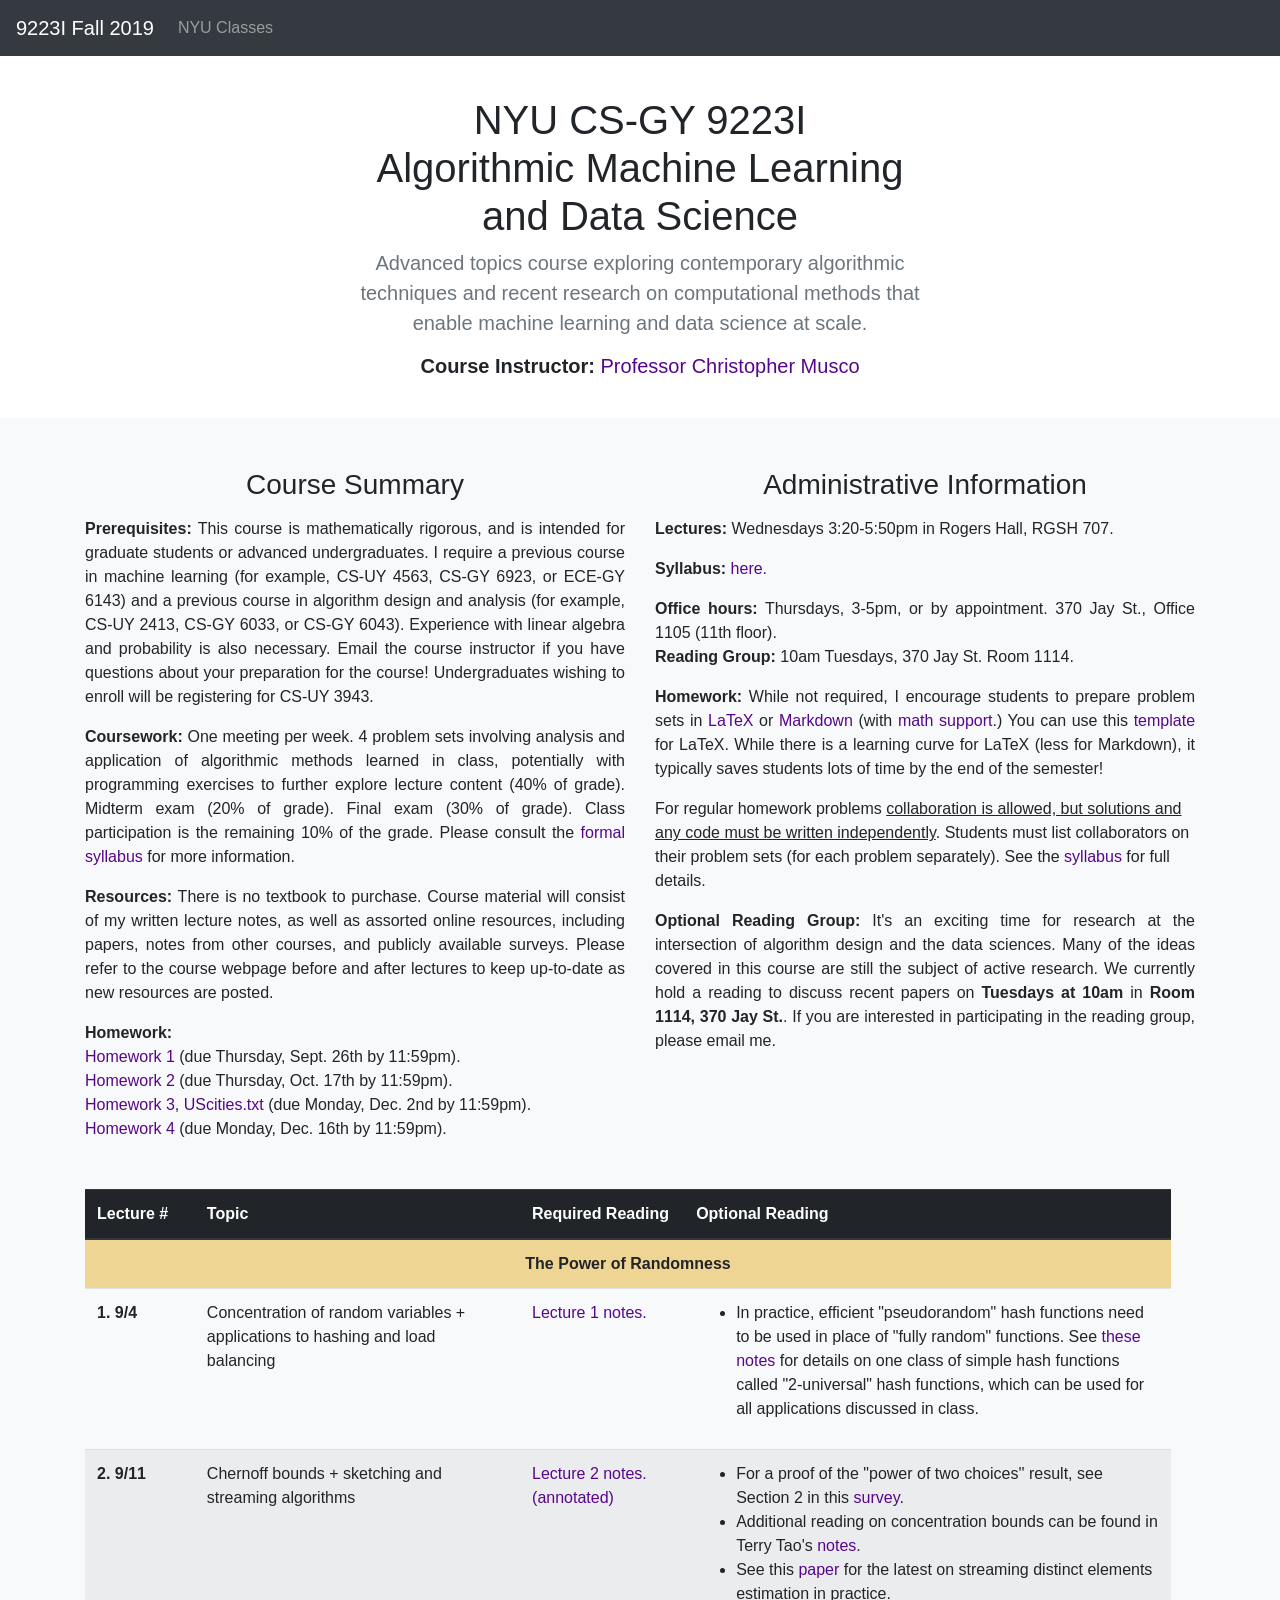
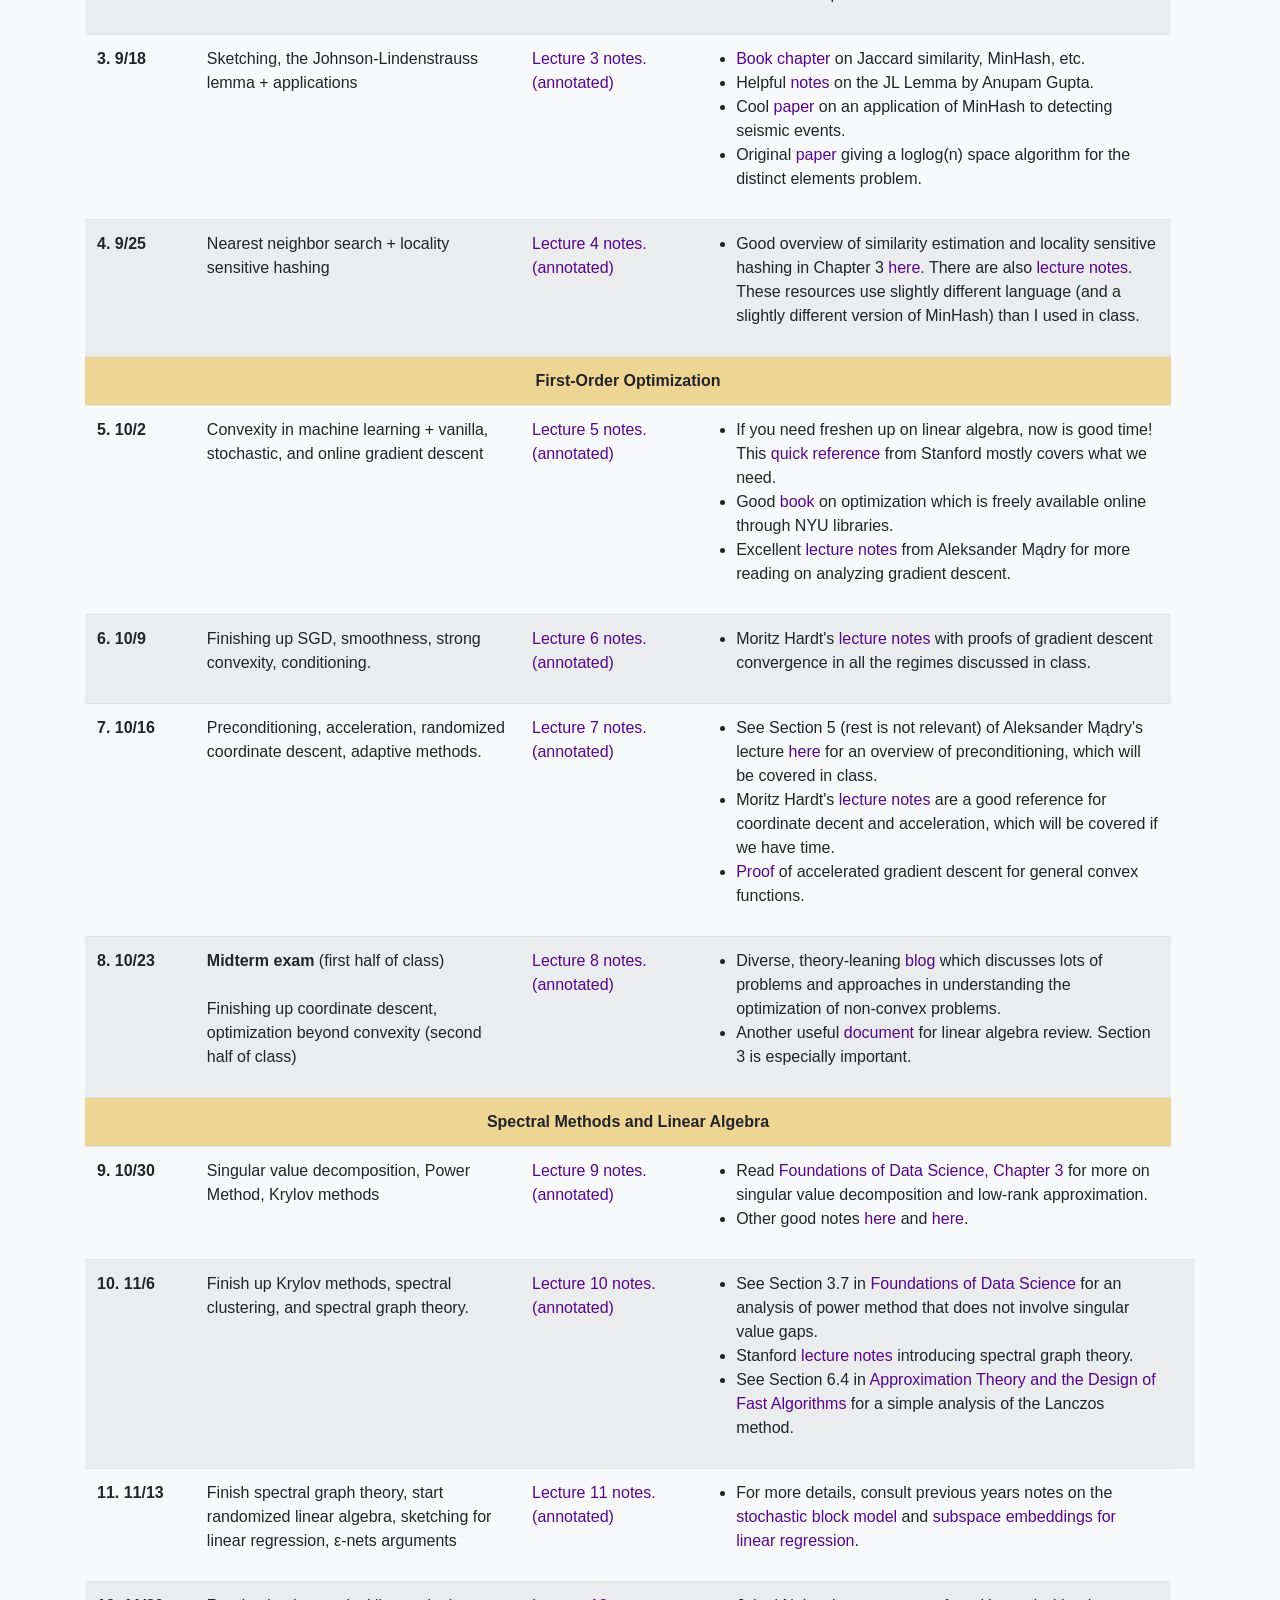
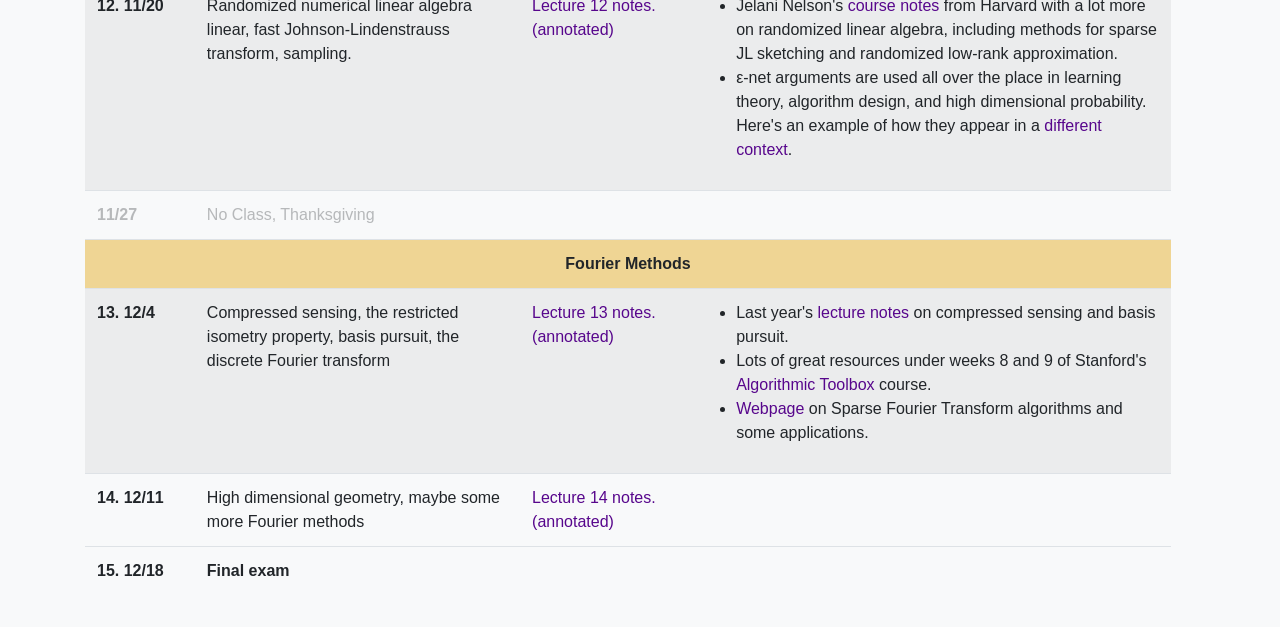
<file: algorithmic-ml-ds-2019/index.html>
<!doctype html>
<html lang="en">

<head>
    <!-- Required meta tags -->
    <meta charset="utf-8">
    <meta name="viewport" content="width=device-width, initial-scale=1, shrink-to-fit=no">

    <!-- Bootstrap CSS -->
    <link rel="stylesheet" href="css/bootstrap.min.css">
    <!-- Custom styles -->
    <link href="style.css" rel="stylesheet">
    <link rel="icon" href="favicon.ico">
    <base target="_blank">

    <title>9223I Fall 2019</title>
</head>

<body>

    <nav class="navbar navbar-expand-md navbar-dark fixed-top bg-dark">
        <a class="navbar-brand" href="#">9223I Fall 2019</a>
        <button class="navbar-toggler" type="button" data-toggle="collapse" data-target="#navbarsExampleDefault"
            aria-controls="navbarsExampleDefault" aria-expanded="false" aria-label="Toggle navigation">
            <span class="navbar-toggler-icon"></span>
        </button>

        <div class="collapse navbar-collapse" id="navbarsExampleDefault">
            <ul class="navbar-nav mr-auto">
                <li class="nav-item">
                    <a class="nav-link" href="https://newclasses.nyu.edu/portal/site/b47347eb-6e37-4462-bc03-cea8811a8fe9">NYU Classes</a>
                </li>
                <!-- <li class="nav-item dropdown">
                    <a class="nav-link dropdown-toggle" id="dropdown01" data-toggle="dropdown" aria-haspopup="true"
                        aria-expanded="false">Previous
                        Years
                    </a>
                    <div class="dropdown-menu" aria-labelledby="dropdown01">
                        <a class="dropdown-item" href="https://www.cs.princeton.edu/~smattw/Teaching/cos521fa17.htm">2017</a>
                        <a class="dropdown-item" href="https://www.cs.princeton.edu/courses/archive/fall16/cos521/">2016</a>
                    </div>
                </li> -->
            </ul>
        </div>
    </nav>

    <main role="main">

        <!-- Main jumbotron for a primary marketing message or call to action -->
        <section class="jumbotron text-center">
            <div class="container">
                <h1 class="jumbotron-heading">NYU CS-GY 9223I<br>Algorithmic Machine Learning <br> and Data Science</h1>

                <p class="lead text-muted">
                    Advanced topics course exploring contemporary algorithmic techniques and recent research on computational methods that enable machine learning and data science at scale. 
                </p>

                <h5 class="instructors">
                    <b>Course Instructor:</b> <a href="https://www.chrismusco.com/">Professor Christopher Musco</a>
                </h5>
            </div>
        </section>

        <div class="album py-3 bg-light">
            <div class="container">
                <div class="row">
                </div>
                <div class="row">
                    <div class="col-sm">
                        <h3 class="maintopic"><br>Course Summary</h3>
                        <p class="courseinfo">
                            <b>Prerequisites:</b> This course is mathematically rigorous, and is intended for graduate students or advanced undergraduates. I require a previous course in machine learning (for example, CS-UY 4563, CS-GY 6923, or ECE-GY 6143) and a previous course in algorithm design and analysis (for example, CS-UY 2413, CS-GY 6033, or CS-GY 6043). Experience with linear algebra and probability is also necessary. Email the course instructor if you have questions about your preparation for the course! Undergraduates wishing to enroll will be registering for CS-UY 3943.
                        </p>
                        <p class="courseinfo">
                            <b>Coursework:</b> One meeting per week. 4 problem sets involving analysis and application of algorithmic methods learned in class, potentially with programming exercises to further explore lecture content (40% of grade). Midterm exam (20% of grade). Final exam (30% of grade). Class participation is the remaining 10% of the grade. Please consult the <a href="syllabus/syllabus.pdf"> formal syllabus</a> for more information.
                        </p>

                        <p class="courseinfo">
                            <b>Resources:</b> There is no textbook to purchase. Course material will consist of my written lecture notes, as well as assorted online resources, including papers, notes from other courses, and publicly available surveys. Please refer to the course webpage before and after lectures to keep up-to-date as new resources are posted.
                        </p>

                        <p>
                            <b>Homework:</b><br/>
                            <a href="homeworks/hw1.pdf">Homework 1</a> (due Thursday, Sept. 26th by 11:59pm).<br/>
                            <a href="homeworks/hw2.pdf">Homework 2</a> (due Thursday, Oct. 17th by 11:59pm).<br/>
                            <a href="homeworks/hw3.pdf">Homework 3</a>, <a href="homeworks/UScities.txt">UScities.txt</a> (due Monday, Dec. 2nd by 11:59pm).<br/>
                            <a href="homeworks/hw4.pdf">Homework 4</a> (due Monday, Dec. 16th by 11:59pm).
                        </p>
                    </div>
                    <div class="col-sm">
                        <h3 class="maintopic"><br>Administrative Information</h3>
                        <p class="courseinfo">
                            <b>Lectures:</b> Wednesdays 3:20-5:50pm in Rogers Hall,  RGSH 707.
                        </p>
                        <p class="courseinfo">
                            <b>Syllabus:</b> <a href="syllabus/syllabus.pdf"> here.</a>
                        </p>
                        <p class="courseinfo">
                            <b>Office hours:</b> Thursdays, 3-5pm, or by appointment. 370 Jay St., Office 1105 (11th floor). <br>
                            <b>Reading Group:</b> 10am Tuesdays, 370 Jay St. Room 1114.
                        </p>

                        <p class="courseinfo">
                            <b>Homework:</b> While not required, I encourage students to prepare problem sets in <a href="https://astrobites.org/2018/01/20/getting-started-with-latex/">LaTeX</a> or <a href="https://en.wikipedia.org/wiki/Markdown"> Markdown</a> (with <a href="http://support.typora.io/Math/">math support</a>.)
                            You can use this <a href="template.tex">template</a> for LaTeX. While there is a learning curve for LaTeX (less for Markdown), it typically saves students lots of time by the end of the semester!
                        </p>
                        <p class="courseinfo"></p>
                            For regular homework problems <u>collaboration is allowed, but solutions and any code must be written independently</u>. Students must list collaborators on their problem sets (for each problem separately). See the <a href="syllabus/syllabus.pdf">syllabus</a> for full details.
                        </p>

                        <p class="courseinfo"> 
                            <b>Optional Reading Group:</b> It's an exciting time for research at the intersection of algorithm design and the data sciences. Many of the ideas covered in this course are still the subject of active research. We currently hold a reading to discuss recent papers on <b>Tuesdays at 10am</b> in <b>Room 1114, 370 Jay St.</b>. If you are interested in participating in the reading group, please email me.
                        </p>
                    </div>
                </div>
            </div>
        </div>

        <div class="album py-3 bg-light">
            <div class="container">
                <table class="table">
                    <thead class="thead-dark">
                        <tr>
                            <th scope="col">Lecture #</th>
                            <th scope="col">Topic</th>
                            <th scope="col">Required Reading</th>
                            <th scope="col">Optional Reading</th>
                        </tr>
                    </thead>
                    <tbody>

                        <tr class="tablesection">
                            <td colspan="4">The Power of Randomness</td>
                        </tr>

                        <tr class="oddrow">
                            <th scope="row">1. 9/4</th>
                            <td>
                                Concentration of random variables + applications to hashing and load balancing
                            </td>
                            <td>
                                <a href="lectures/lec1.pdf">Lecture 1 notes.</a>
                            </td>
                            <td>
                                <ul>
                                    <li> In practice, efficient "pseudorandom" hash functions need to be used in place of "fully random" functions. See <a href = "https://www.cs.princeton.edu/courses/archive/fall18/cos521/Lectures/lec1.pdf">these notes</a> for  details on one class of simple hash functions called "2-universal" hash functions, which can be used for all applications discussed in class.
                                    </li>
                                </ul>
                            </td>
                        </tr>
                        <tr class="evenrow">
                            <th scope="row">2. 9/11</th>
                            <td>
                                Chernoff bounds + sketching and streaming algorithms
                            </td>
                            <td>
                                <a href="lectures/lec2.pdf">Lecture 2 notes.</a><br/>
                                <a href="lectures/lec2_annotated.pdf">(annotated)</a>
                            </td>
                            <td>
                                <ul>
                                    <li>For a proof of the "power of two choices'' result, see Section 2 in this <a
                                            href="http://www.eecs.harvard.edu/~michaelm/postscripts/handbook2001.pdf">survey</a>.
                                    </li>
                                    <li>Additional reading on concentration bounds can be found in Terry Tao's <a href="https://terrytao.wordpress.com/2010/01/03/254a-notes-1-concentration-of-measure/">notes</a>.
                                    </li>
                                    <li>
                                        See this <a href="http://static.googleusercontent.com/media/research.google.com/en/us/pubs/archive/40671.pdf">paper</a> for the latest on streaming distinct elements estimation in practice.
                                    </li>
                                </ul>
                            </td>
                        </tr>
                        <tr class="oddrow">
                            <th scope="row">3. 9/18</th>
                            <td>
                                Sketching, the Johnson-Lindenstrauss lemma + applications
                            </td>
                            <td>
                                <a href="lectures/lec3.pdf">Lecture 3 notes.</a><br/>
                                <a href="lectures/lec3_annotated.pdf">(annotated)</a>
                            </td>
                            <td>
                                <ul>
                                    <li><a href="http://infolab.stanford.edu/~ullman/mmds/ch3.pdf">Book chapter</a> on Jaccard similarity, MinHash, etc.</li>
                                    <li>Helpful <a href="https://www.cs.cmu.edu/~avrim/Randalgs11/lectures/lect0314.pdf">notes</a> on the JL Lemma by Anupam Gupta.</li>
                                    <li>Cool <a href="https://www.vldb.org/pvldb/vol11/p1674-rong.pdf">paper</a> on an application of MinHash to detecting seismic events.
                                    </li>
                                    <li>Original <a href="lectures/FlajoletDurand.pdf">paper</a> giving a loglog(n) space algorithm for the distinct elements problem.
                                    </li>
                                </ul>
                            </td>
                        </tr>
                        <tr class="evenrow">
                            <th scope="row">4. 9/25</th>
                            <td>
                                Nearest neighbor search + locality sensitive hashing
                            </td>
                            <td>
                                <a href="lectures/lec4.pdf">Lecture 4 notes.</a><br/>
                                <a href="lectures/lec4_annotated.pdf">(annotated)</a>
                            </td>
                            <td>
                                <ul>
                                    <li>Good overview of similarity estimation and locality sensitive hashing in Chapter 3 <a href="http://www.mmds.org/">here</a>. There are also <a href="http://web.stanford.edu/class/cs246/slides/03-lsh.pdf">lecture notes</a>. These resources use slightly different language (and a slightly different version of MinHash) than I used in class.
                                    </li>
                                </ul>
                            </td>    
                        </tr>
                        <tr class="tablesection">
                                <td colspan="4">First-Order Optimization</td>
                        </tr>

                        <tr class="oddrow">
                            <th scope="row">5. 10/2</th>
                            <td>
                                Convexity in machine learning + vanilla, stochastic, and online gradient descent
                            </td>
                            <td>
                                <a href="lectures/lec5.pdf">Lecture 5 notes.</a><br/>
                                <a href="lectures/lec5_annotated.pdf">(annotated)</a>
                            </td>
                            <td>
                                <ul>
                                    <li>If you need freshen up on linear algebra, now is good time! This <a href="http://web.stanford.edu/class/cs246/handouts/CS246_LinAlg_review.pdf">quick reference</a> from Stanford mostly covers what we need.
                                    </li>
                                    <li>
                                        Good <a href="https://link.springer.com/book/10.1007/978-0-387-40065-5">book</a> on optimization which is freely available online through NYU libraries.
                                    </li>
                                    <li>
                                        Excellent <a href="https://people.csail.mit.edu/madry/6S978/">lecture notes</a> from Aleksander Mądry for more reading on analyzing gradient descent.
                                    </li>

                                    
                                </ul>
                            </td>
                        </tr>

                        <tr class="evenrow">
                            <th scope="row">6. 10/9</th>
                            <td>
                                Finishing up SGD, smoothness, strong convexity, conditioning.
                            </td>
                            <td>
                                <a href="lectures/lec6.pdf">Lecture 6 notes.</a><br/>
                                <a href="lectures/lec6_annotated.pdf">(annotated)</a>
                            </td>
                            <td>
                                <ul>
                                    <li>Moritz Hardt's <a href="https://ee227c.github.io/notes/ee227c-notes.pdf">lecture notes</a> with proofs of gradient descent convergence in all the regimes discussed in class.
                                    </li>
                                </ul>
                            </td>
                        </tr>

                        <tr class="oddrow">
                            <th scope="row">7. 10/16</th>
                            <td> 
                                Preconditioning, acceleration, randomized coordinate descent, adaptive methods.
                            </td>
                            <td>
                                <a href="lectures/lec7.pdf">Lecture 7 notes.</a>
                                <a href="lectures/lec7_annotated.pdf">(annotated)</a>
                            </td>
                            <td>
                                <ul>
                                    <li>See Section 5 (rest is not relevant) of Aleksander Mądry's lecture <a href="https://people.csail.mit.edu/madry/6S978/files/lecture_7.pdf">here</a> for an overview of preconditioning, which will be covered in class.
                                    </li>
                                    <li>Moritz Hardt's <a href="https://ee227c.github.io/notes/ee227c-notes.pdf">lecture notes</a> are a good reference for coordinate decent and acceleration, which will be covered if we have time.
                                    </li>
                                    <li><a href=" https://blogs.princeton.edu/imabandit/2014/03/06/nesterovs-accelerated-gradient-descent-for-smooth-and-strongly-convex-optimization/">Proof</a> of accelerated gradient descent for general convex functions.
                                    </li>
                                </ul>
                            </td>

                            
                        </tr>

                        <tr class="evenrow">
                                <th scope="row">8. 10/23</th>
                                <td> 
                                    <b>Midterm exam</b> (first half of class) </br></br>
                                    Finishing up coordinate descent, optimization beyond convexity (second half of class)
                                </td>
                                <td>
                                    <a href="lectures/lec8.pdf">Lecture 8 notes.</a>
                                    <a href="lectures/lec8_annotated.pdf">(annotated)</a>
                                </td>
                                <td>
                                    <ul>
                                        <li>
                                            Diverse, theory-leaning <a href="https://www.offconvex.org/">blog</a> which discusses lots of problems and approaches in understanding the optimization of non-convex problems.
                                        </li>
                                        <li>
                                            Another useful <a href="http://cs229.stanford.edu/section/cs229-linalg.pdf">document</a> for linear algebra review. Section 3 is especially important.
                                        </li>
                                    </ul>
                                </td>
                        </tr>

                        <tr class="tablesection">
                                <td colspan="4">Spectral Methods and Linear Algebra</td>
                        </tr>

                        <!-- Learning from experts + multiplicative weights -->
                        <tr class="oddrow">
                                <th scope="row">9. 10/30</th>
                                <td> 
                                    Singular value decomposition, Power Method, Krylov methods
                                </td>
                                <td>
                                    <a href="lectures/lec9.pdf">Lecture 9 notes.</a>
                                    <a href="lectures/lec9_annotated.pdf">(annotated)</a>
                                </td>
                                <td>
                                    <ul>
                                    <li>Read <a href="https://www.cs.cornell.edu/jeh/book.pdf}">Foundations of Data Science, Chapter 3</a> for more on singular value decomposition and low-rank approximation.</li>
                                    <li>Other good notes <a href="http://infolab.stanford.edu/~ullman/mmds/ch11.pdf">here</a> and <a href="http://web.stanford.edu/class/cs168/l/l9.pdf">here</a>.</li>
                                </ul>
                                </td>
                        </tr>

                        <tr class="evenrow">
                            <th scope="row">10. 11/6</th>
                            <td> 
                                Finish up Krylov methods, spectral clustering, and spectral graph theory.
                            </td>
                            <td>
                                <a href="lectures/lec10.pdf">Lecture 10 notes.</a>
                                <a href="lectures/lec10_annotated.pdf">(annotated)</a>
                            </td>
                            <td>
                                <ul>
                                    <li>
                                        See Section 3.7 in <a href="https://www.cs.cornell.edu/jeh/book.pdf}">Foundations of Data Science</a> for an analysis of power method that does not involve singular value gaps.
                                    </li>
                                    <li>
                                        Stanford <a href="http://web.stanford.edu/class/cs168/l/l11.pdf">lecture notes</a> introducing spectral graph theory.
                                    </li>
                                    <li>
                                        See Section 6.4 in <a href="https://arxiv.org/pdf/1309.4882.pdf">Approximation Theory and the Design of Fast Algorithms</a> for a simple analysis of the Lanczos method.
                                    </li>
                                </ul>
                            </td>
                            <td></td>
                        </tr>
                        <tr class="oddrow">
                            <th scope="row">11. 11/13</th>
                            <td>
                                Finish spectral graph theory, start randomized linear algebra, sketching for linear regression, &epsilon;-nets arguments
                            </td>
                            <td>
                                <a href="lectures/lec11.pdf">Lecture 11 notes.</a>
                                <a href="lectures/lec11_annotated.pdf">(annotated)</a>
                            </td>
                            <td>
                                <ul>
                                <li>
                                    For more details, consult previous years notes on the <a href="https://www.cs.princeton.edu/courses/archive/fall18/cos521/Lectures/lec14.pdf">stochastic block model</a> and <a href="https://www.cs.princeton.edu/courses/archive/fall18/cos521/Lectures/lec11.pdf">subspace embeddings for linear regression</a>.
                                </li>
                                </ul>
                            </td>
                        </tr>

                        <tr class="evenrow">
                            <th scope="row">12. 11/20</th>
                            <td>
                                Randomized numerical linear algebra linear, fast Johnson-Lindenstrauss transform, sampling.
                            </td>
                            <td>
                                <a href="lectures/lec12.pdf">Lecture 12 notes.</a>
                                <a href="lectures/lec12_annotated.pdf">(annotated)</a>
                            </td>
                            <td>
                                <ul>
                                    <li>
                                        Jelani Nelson's <a href="http://people.seas.harvard.edu/~minilek/cs229r/fall15/lec.html">course notes</a> from Harvard with a lot more on randomized linear algebra, including methods for sparse JL sketching and randomized low-rank approximation. 
                                    </li>
                                    <li>
                                        &epsilon;-net arguments are used all over the place in learning theory, algorithm design, and high dimensional probability. Here's an example of how they appear in a
                                        <a href="https://www2.cs.duke.edu/courses/spring07/cps296.2/scribe_notes/lecture09.pdf">different context</a>.
                                    </li>
                                </ul>
                            </td>
                        </tr>
                        <tr class="offday oddrow">
                            <th scope="row">11/27</th>
                            <td>No Class, Thanksgiving</td>
                            <td></td>
                            <td></td>
                        </tr>

                        <tr class="tablesection">
                                <td colspan="4">Fourier Methods</td>
                        </tr>
                        <tr class="evenrow">
                            <th scope="row">13.  12/4</th>
                            <td>
                                Compressed sensing, the restricted isometry property, basis pursuit, the discrete Fourier transform
                            </td>
                            <td>
                                <a href="lectures/lec13.pdf">Lecture 13 notes.</a>
                                <a href="lectures/lec13_annotated.pdf">(annotated)</a>
                            </td>
                            <td>
                                <ul>
                                    <li>
                                        Last year's <a href="https://www.cs.princeton.edu/courses/archive/fall18/cos521/Lectures/lec21.pdf">lecture notes</a> on compressed sensing and basis pursuit.
                                    </li>
                                    <li>
                                        Lots of great resources under weeks 8 and 9 of Stanford's
                                        <a href="https://web.stanford.edu/class/cs168/">Algorithmic Toolbox</a> course.
                                    </li>
                                    <li>
                                        <a href="https://groups.csail.mit.edu/netmit/sFFT/">Webpage</a> on Sparse Fourier Transform algorithms and some applications. 
                                    </li>
                                </ul>
                            </td>
                        </tr>
                        <tr class="oddrow">
                            <th scope="row">14. 12/11</th>
                            <td>High dimensional geometry, maybe some more Fourier methods</td>
                            <td>
                                <a href="lectures/lec14.pdf">Lecture 14 notes.</a>
                                <a href="lectures/lec14_annotated.pdf">(annotated)</a>
                            </td>
                            <td></td>
                        </tr>
                        <tr class="oddrow">
                            <th scope="row">15. 12/18</th>
                            <td><b>Final exam</b></td>
                            <td></td>
                            <td></td>
                        </tr>
                    </tbody>
                </table>

            </div>
        </div>

    </main>

    <!-- <footer class="container">
        <p>&copy 2017-2018</p>
    </footer> -->

    <!-- Optional JavaScript -->
    <!-- jQuery first, then Popper.js, then Bootstrap JS -->
    <script src="js/jquery-3.3.1.min.js"></script>
    <script src="js/bootstrap.min.js"></script>
</body>

</html>
</file>
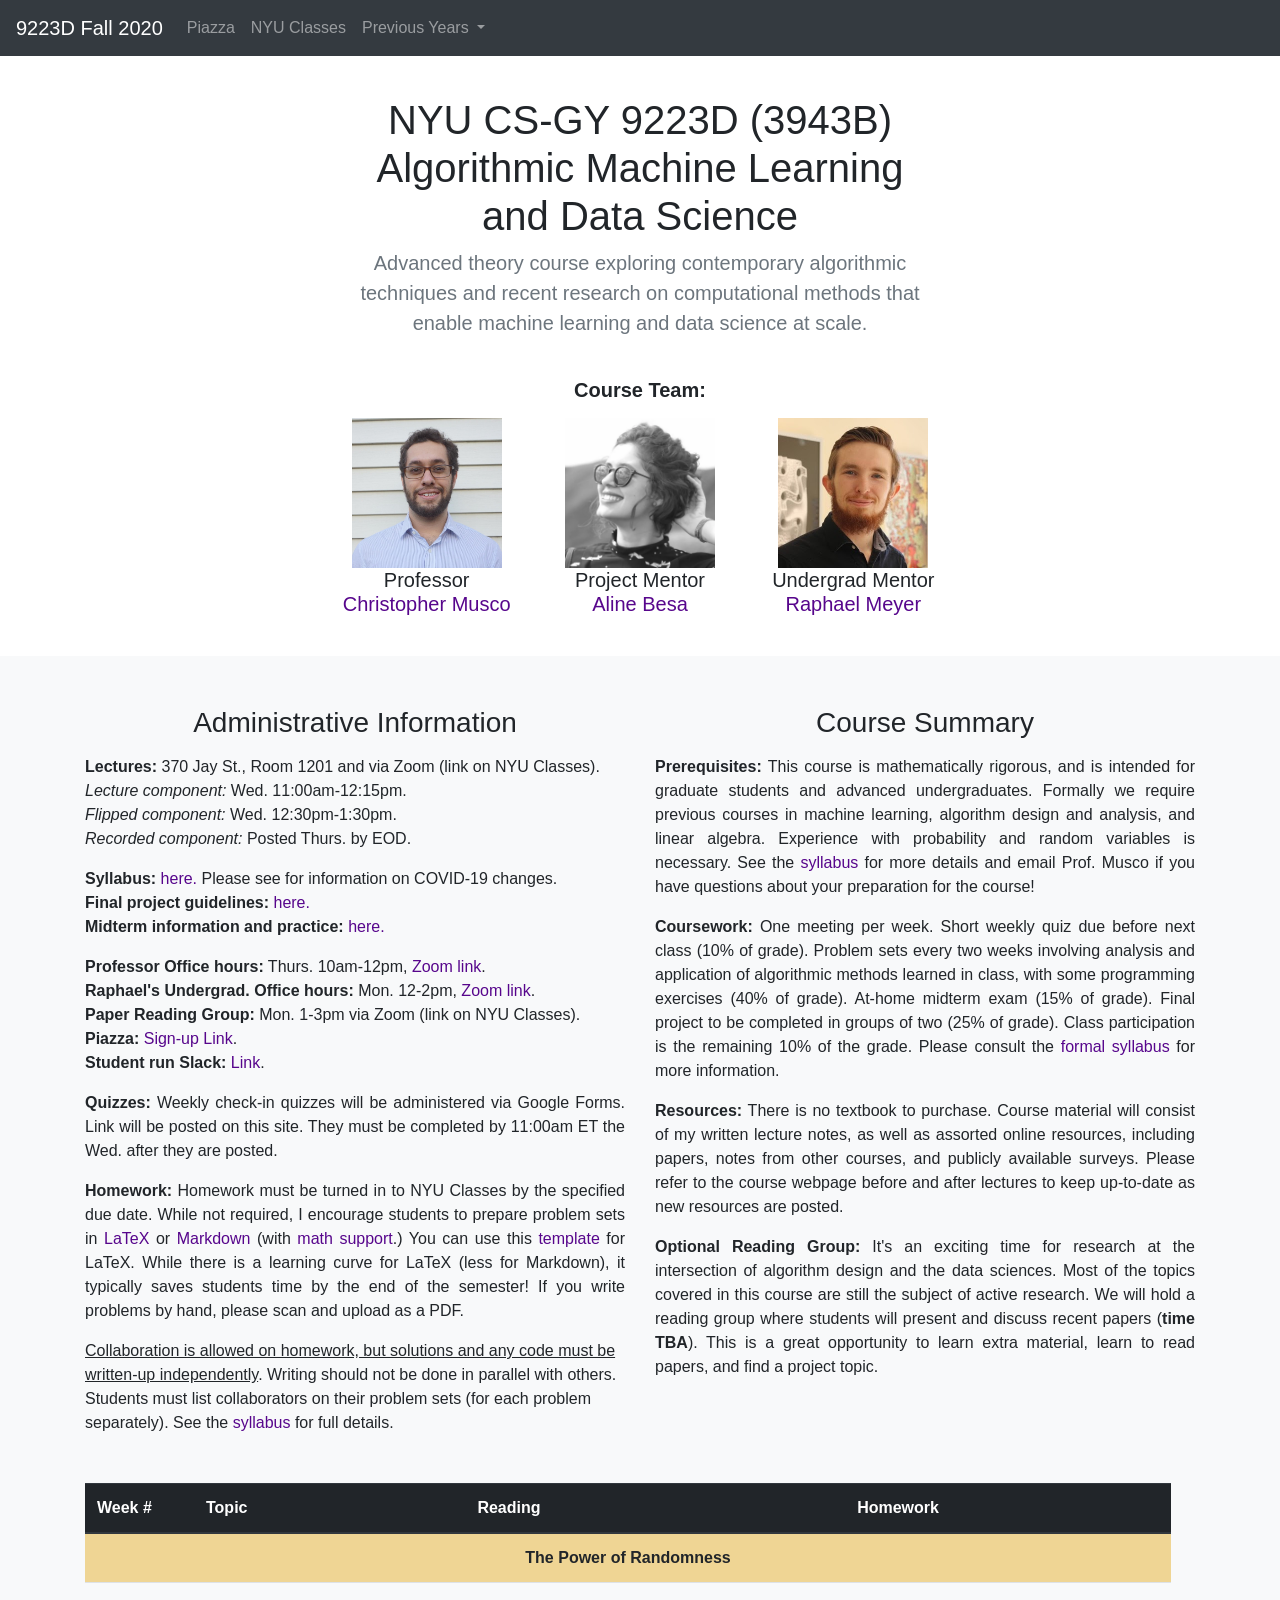
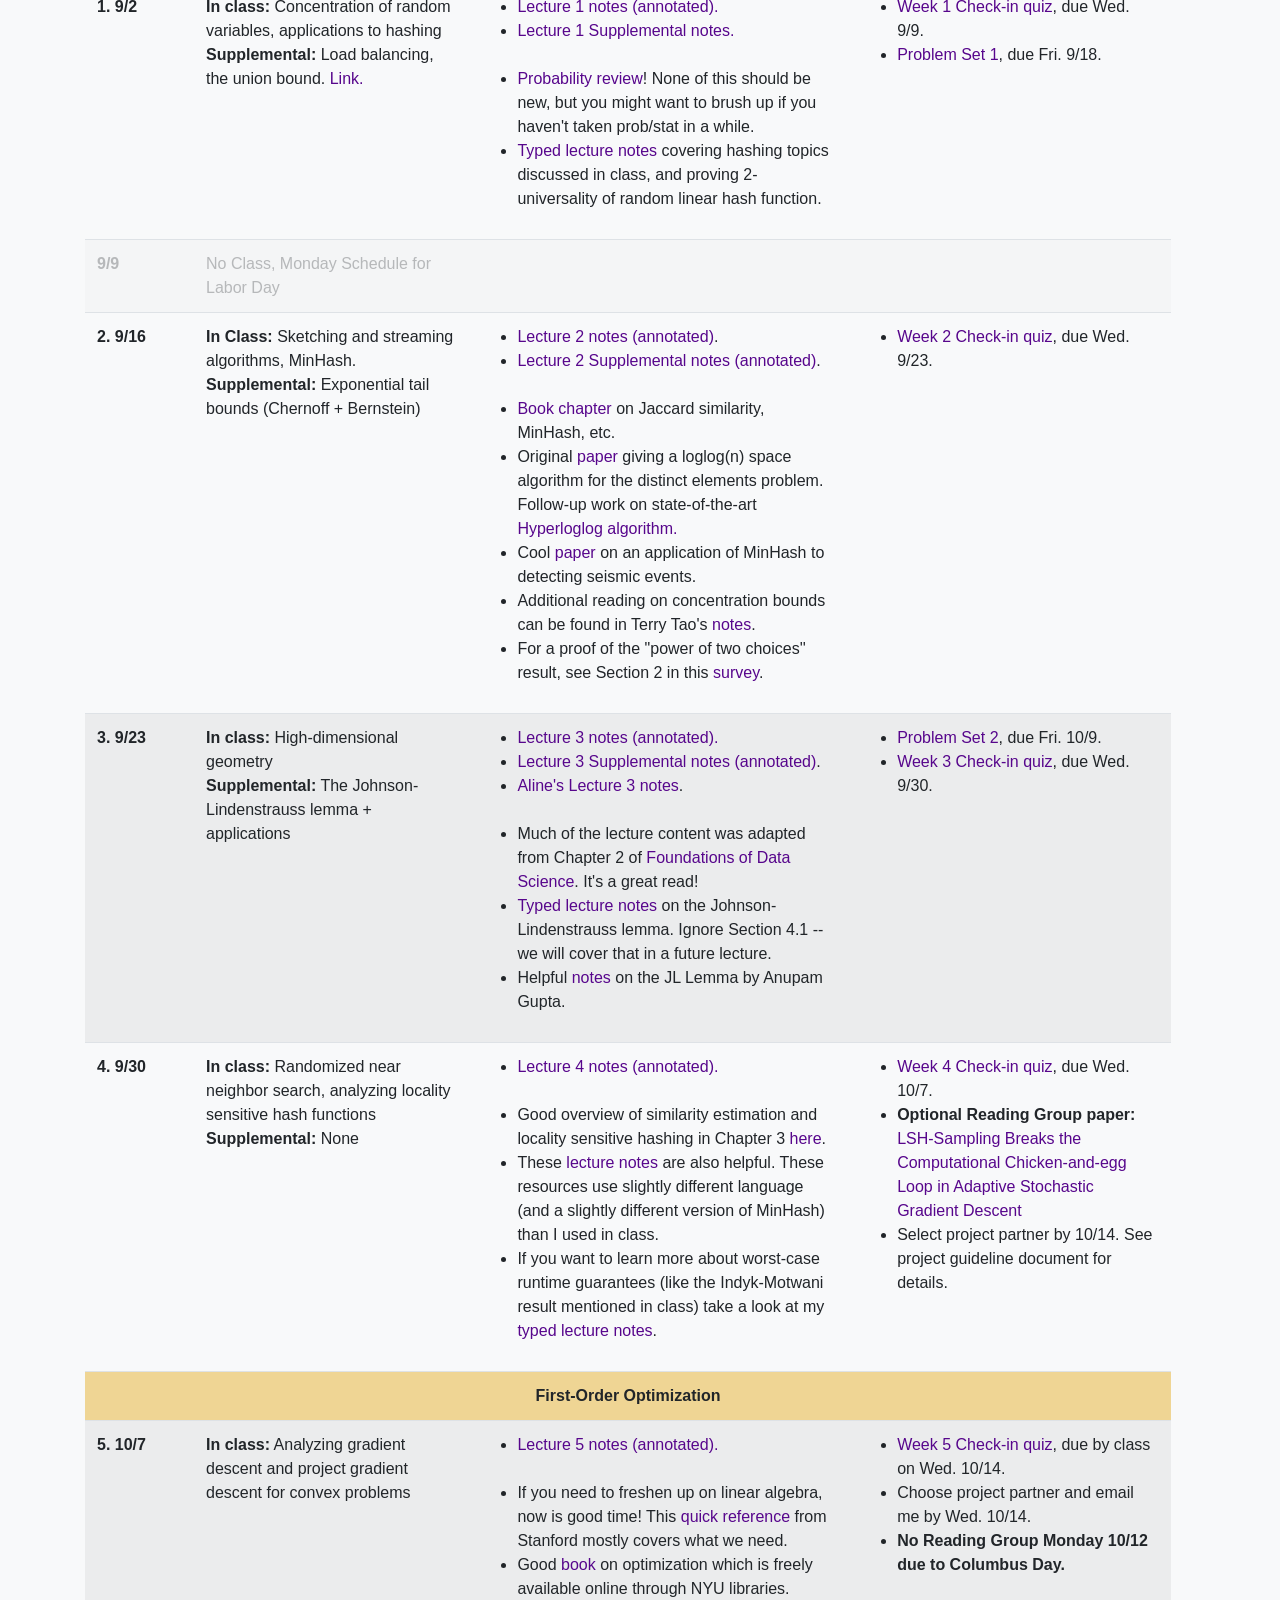
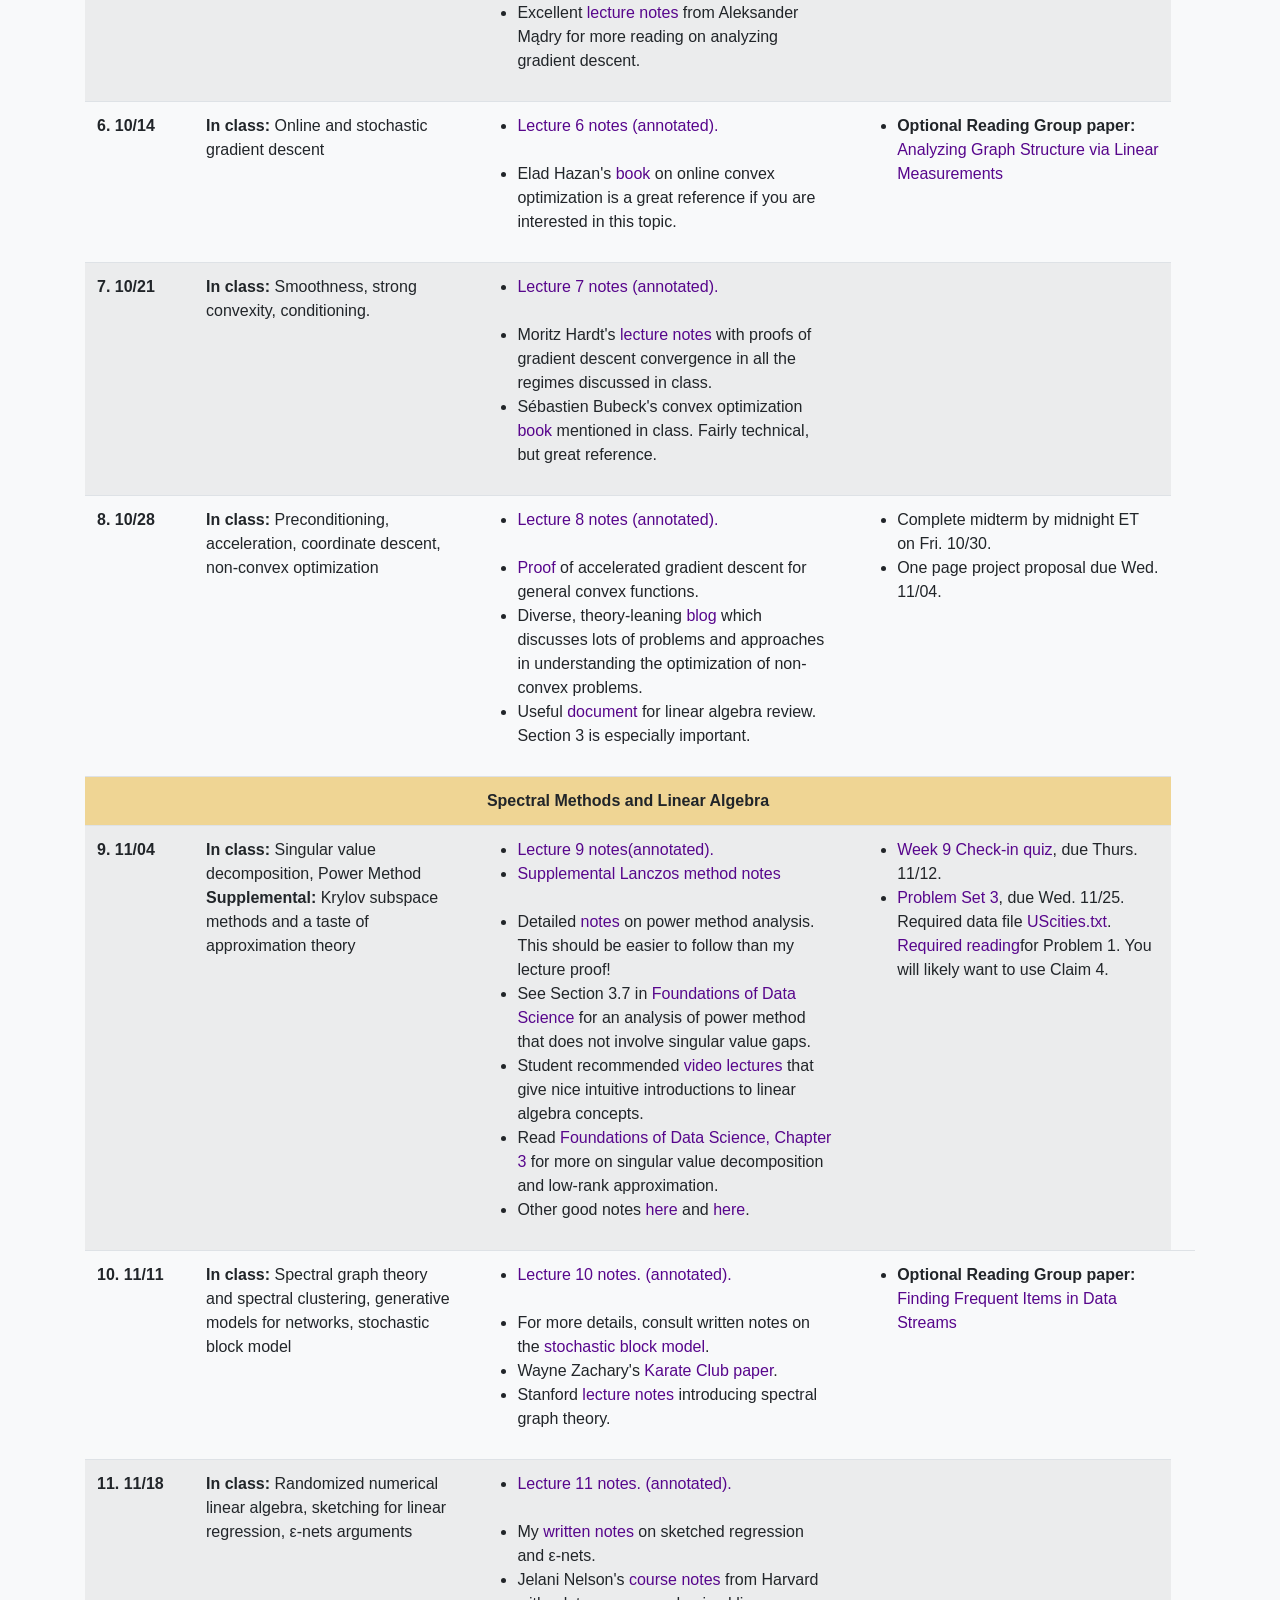
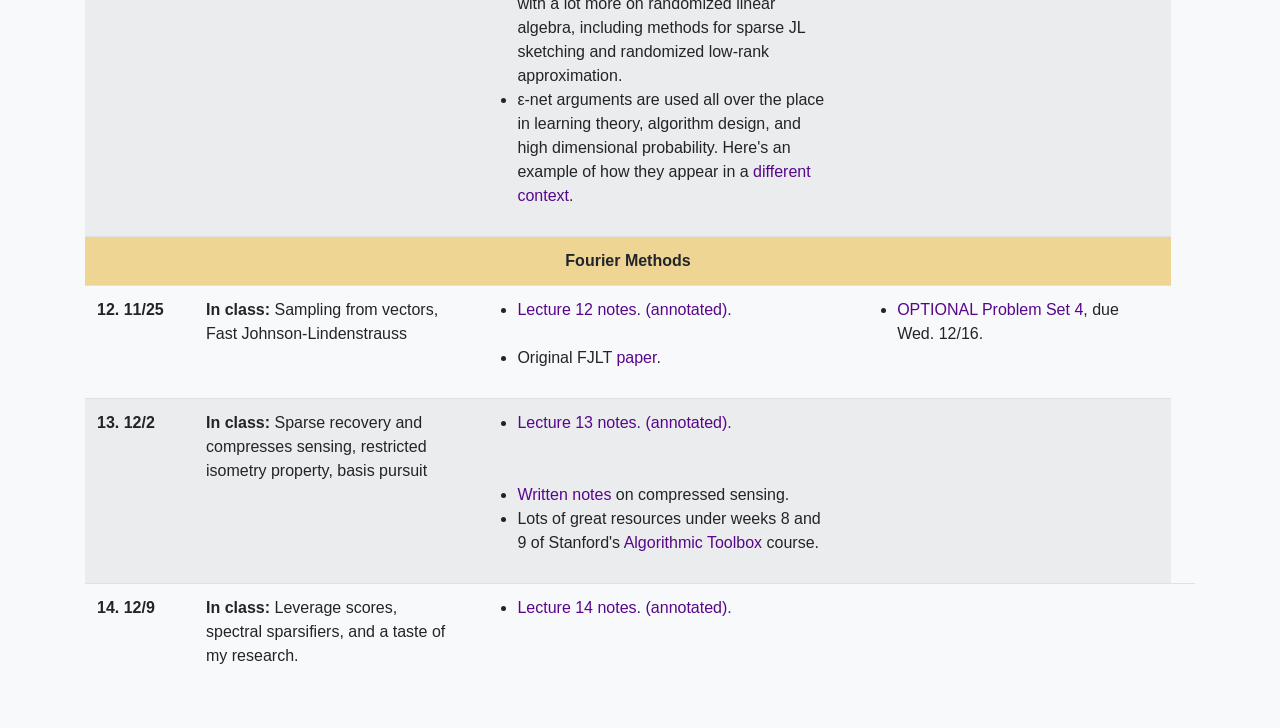
<file: amlds2020/index.html>
<!doctype html>
<html lang="en">

<head>
    <!-- Required meta tags -->
    <meta charset="utf-8">
    <meta name="viewport" content="width=device-width, initial-scale=1, shrink-to-fit=no">

    <!-- Bootstrap CSS -->
    <link rel="stylesheet" href="css/bootstrap.min.css">
    <!-- Custom styles -->
    <link href="style.css" rel="stylesheet">
    <link rel="icon" href="favicon.ico">
    <base target="_blank">

    <title>9223D (3943B) Fall 2020</title>
</head>

<body>

    <nav class="navbar navbar-expand-md navbar-dark fixed-top bg-dark">
        <a class="navbar-brand" href="#">9223D Fall 2020</a>
        <button class="navbar-toggler" type="button" data-toggle="collapse" data-target="#navbarsExampleDefault"
            aria-controls="navbarsExampleDefault" aria-expanded="false" aria-label="Toggle navigation">
            <span class="navbar-toggler-icon"></span>
        </button>

        <div class="collapse navbar-collapse" id="navbarsExampleDefault">
            <ul class="navbar-nav mr-auto">
                <li class="nav-item">
                    <a class="nav-link" href="https://piazza.com/class/kebsynviw252hd">Piazza</a>
                </li>
                <li class="nav-item">
                    <a class="nav-link" href="https://newclasses.nyu.edu/portal/site/a6c2b58b-7461-4a32-88cc-5128bfa38ab6">NYU Classes</a>
                </li>
                <li class="nav-item dropdown">
                    <a class="nav-link dropdown-toggle" id="dropdown01" data-toggle="dropdown" aria-haspopup="true"
                        aria-expanded="false">Previous
                        Years
                    </a>
                    <div class="dropdown-menu" aria-labelledby="dropdown01">
                        <a class="dropdown-item" href="/course_webpages/amlds2019/">2019</a>
                    </div>
                </li>
            </ul>
        </div>
    </nav>

    <!-- piazza.com/nyu/fall2020/csgy9223d piazza signup -->

    

    <main role="main">

        <!-- Main jumbotron for a primary marketing message or call to action -->
        <section class="jumbotron text-center">
            <div class="container">
                <h1 class="jumbotron-heading">NYU CS-GY 9223D (3943B)<br>Algorithmic Machine Learning <br> and Data Science</h1>

                <p class="lead text-muted">
                    Advanced theory course exploring contemporary algorithmic techniques and recent research on computational methods that enable machine learning and data science at scale. 
                </p>

                <h5 class="instructors">
                    <br/>
                    <p><b>Course Team:</b></p>

                    <div class="row">
                        <div class="col-sm">
                            <a href="https://www.chrismusco.com/"><img src="christophermusco.jpg" alt="Christopher Musco" height="150"></a>
                            <div class="role">Professor</div>
                            <a href="mailto:cmusco@nyu.edu">Christopher Musco</a>
                        </div>
                        <div class="col-sm">
                            <a href="https://alinebessa.com/"><img src="alinebessa.png" alt="Aline Bessa" height="150"></a>
                            <div class="role">Project Mentor</div>
                            <a href="mailto:aline.bessa@nyu.edu">Aline Besa</a>
                        </div>
                        <div class="col-sm">
                            <img src="raphaelmeyer.jpg" alt="Raphael Meyer"  height="150">
                            <div class="role">Undergrad Mentor</div>
                            <a href="mailto:ram900@nyu.edu">Raphael Meyer</a>
                        </div>
                    </div>
                </h5>
            </div>
        </section>

        <div class="album py-3 bg-light">
            <div class="container">
                <div class="row">
                </div>
                <div class="row">
                    <div class="col-sm">
                        <h3 class="maintopic"><br>Administrative Information</h3>
                        <p class="courseinfo">
                            <b>Lectures:</b>  370 Jay St., Room 1201 and via Zoom (link on NYU Classes). <br>
                            <em>Lecture component:</em> Wed. 11:00am-12:15pm. <br>
                            <em>Flipped component:</em> Wed. 12:30pm-1:30pm. <br>
                            <em>Recorded component:</em> Posted Thurs. by EOD. 
                        </p>
                        <p class="courseinfo">
                            <b>Syllabus:</b> <a href="syllabus_2020.pdf"> here.</a> Please see for information on COVID-19 changes.</br>
                            <b>Final project guidelines:</b> <a href="project_guidelines.pdf"> here.</a></br>
                            <b>Midterm information and practice:</b> <a href="midterm_prep.pdf"> here.</a>
                        </p>
                        <p class="courseinfo">
                            <b>Professor Office hours:</b> Thurs. 10am-12pm, <a href="https://nyu.zoom.us/my/cmusco">Zoom link</a>. <br> 
                            <b>Raphael's Undergrad. Office hours:</b> Mon. 12-2pm,<a href="https://nyu.zoom.us/my/ram900"> Zoom link</a>.<br>     
                            <b>Paper Reading Group:</b> Mon. 1-3pm via Zoom (link on NYU Classes).<br>
                            <b>Piazza:</b> <a href="piazza.com/nyu/fall2020/csgy9223d">Sign-up Link</a>.<br>
                            <b>Student run Slack:</b> <a href="https://join.slack.com/t/nyu-0mc6745/shared_invite/zt-hcmljyfm-CeIN9fpO0VIhYaUCxTMpvQ">Link</a>.<br>
                                         

                        </p>

                        <p class="courseinfo">
                            <b>Quizzes:</b> Weekly check-in quizzes will be administered via Google Forms. Link will be posted on this site. They must be completed by 11:00am ET the Wed. after they are posted.
                        </p>
                            
                        <p class="courseinfo">
                            <b>Homework:</b> Homework must be turned in to NYU Classes by the specified due date. 
                            
                            While not required, I encourage students to prepare problem sets in <a href="https://astrobites.org/2018/01/20/getting-started-with-latex/">LaTeX</a> or <a href="https://en.wikipedia.org/wiki/Markdown"> Markdown</a> (with <a href="http://support.typora.io/Math/">math support</a>.)
                            You can use this <a href="template.tex">template</a> for LaTeX. While there is a learning curve for LaTeX (less for Markdown), it typically saves students time by the end of the semester! If you write problems by hand, please scan and upload as a PDF.
                        </p>
                        <p class="courseinfo"></p>
                            <u>Collaboration is allowed on homework, but solutions and any code must be written-up independently</u>. Writing should not be done in parallel with others. Students must list collaborators on their problem sets (for each problem separately). See the <a href="syllabus_2020.pdf">syllabus</a> for full details.
                        </p>
                    </div>
                    <div class="col-sm">
                        <h3 class="maintopic"><br>Course Summary</h3>
                        <p class="courseinfo">
                            <b>Prerequisites:</b> This course is mathematically rigorous, and is intended for graduate students and advanced undergraduates. Formally we require previous courses in machine learning, algorithm design and analysis, and linear algebra. Experience with probability and random variables is necessary. See the <a href="syllabus_2020.pdf">syllabus</a> for more details and email Prof. Musco if you have questions about your preparation for the course! 
                        </p>
                        <p class="courseinfo">
                            <b>Coursework:</b> One meeting per week. Short weekly quiz due before next class (10% of grade). Problem sets every two weeks involving analysis and application of algorithmic methods learned in class, with some programming exercises (40% of grade). At-home midterm exam (15% of grade). Final project to be completed in groups of two (25% of grade). Class participation is the remaining 10% of the grade. Please consult the <a href="syllabus_2020.pdf"> formal syllabus</a> for more information.
                        </p>

                        <p class="courseinfo">
                            <b>Resources:</b> There is no textbook to purchase. Course material will consist of my written lecture notes, as well as assorted online resources, including papers, notes from other courses, and publicly available surveys. Please refer to the course webpage before and after lectures to keep up-to-date as new resources are posted.
                        </p>
                        <p class="courseinfo"> 
                            <b>Optional Reading Group:</b> It's an exciting time for research at the intersection of algorithm design and the data sciences. Most of the topics covered in this course are still the subject of active research. We will hold a reading group where students will present and discuss recent papers (<b>time TBA</b>). This is a great opportunity to learn extra material, learn to read papers, and find a project topic.
                        </p>
                        <!-- <p>
                            <b>Homework:</b><br/>
                            <a href=>Homework 1</a> (due Thursday, Sept. 26th by 11:59pm).<br/>
                            <a href=>Homework 2</a> (due Thursday, Oct. 17th by 11:59pm).<br/>
                            <a href=>Homework 3</a>, <a href="homeworks/UScities.txt">UScities.txt</a> (due Monday, Dec. 2nd by 11:59pm).<br/>
                            <a href=>Homework 4</a> (due Monday, Dec. 16th by 11:59pm).
                        </p> -->
                    </div>
                </div>
            </div>
        </div>

        <div class="album py-3 bg-light">
            <div class="container">
                <table class="table">
                    <thead class="thead-dark">
                        <tr>
                            <th scope="col">Week #</th>
                            <th scope="col">Topic</th>
                            <th scope="col">Reading</th>
                            <th scope="col">Homework</th>
                        </tr>
                    </thead>
                    <tbody>

                        <tr class="tablesection">
                            <td colspan="4">The Power of Randomness</td>
                        </tr>

                        <tr class="oddrow">
                            <th scope="row">1. 9/2</th>
                            <td>
                                <b>In class:</b> Concentration of random variables, applications to hashing<br/>
                                <b>Supplemental:</b> Load balancing, the union bound. <a href="https://nyu.zoom.us/rec/share/7181ebCOwzp2X1P_ZLsiotxrZ7MKgf_X7gHKLcLlQntceb2Szpt1TUuo5CSyKkuy.XZC7KNMsgS8mi2vr">Link.</a>
                            </td>
                            <td>
                                <ul>
                                    <li><a href="lectures/lec1.pdf">Lecture 1 notes</a> <a href="lectures/lec1_annotated.pdf">(annotated).</a> </li>
                                    <li><a href="lectures/lec1_supp.pdf">Lecture 1 Supplemental notes.</a></li>
                                    <br>

                                    <li><a href="http://cs229.stanford.edu/section/cs229-prob.pdf">Probability review</a>! None of this should be new, but you might want to brush up if you haven't taken prob/stat in a while.</li>
                                    <li><a href = https://www.cs.princeton.edu/courses/archive/fall18/cos521/Lectures/lec1.pdf>Typed lecture notes</a> covering hashing topics discussed in class, and proving 2-universality of random linear hash function.</li>
                                </ul>
                            </td>
                            <td>
                                <ul>
                                    <li>
                                        <a href="https://forms.gle/eiBoB5soEE5zXkGw7">Week 1 Check-in quiz</a>, due Wed. 9/9.
                                    </li>
                                    <li>
                                        <a href="homeworks/hw1.pdf">Problem Set 1</a>, due Fri. 9/18.
                                    </li>
                                </ul>
                            </td>
                        </tr>
                        <tr class="offday evenrow">
                            <th scope="row">9/9</th>
                            <td>No Class, Monday Schedule for Labor Day</td>
                            <td></td>
                            <td></td>
                        </tr>
                        <tr class="oddrow">
                            <th scope="row">2. 9/16</th>
                            <td>
                                <b>In Class:</b> Sketching and streaming algorithms, MinHash.
                                <b>Supplemental:</b> Exponential tail bounds (Chernoff + Bernstein)<br/>
                            </td>
                            <td>                                
                                <ul>
                                    <li><a href="lectures/lec2.pdf">Lecture 2 notes</a> <a href="lectures/lec2_annotated.pdf">(annotated)</a>. </li>
                                    <li><a href="lectures/lec2_supp.pdf">Lecture 2 Supplemental notes</a> <a href="lectures/lec2_supp_annotated.pdf">(annotated)</a>. </li>
                                    <br>

                                    <li><a href="http://infolab.stanford.edu/~ullman/mmds/ch3.pdf">Book chapter</a> on Jaccard similarity, MinHash, etc.</li>
                                    <li>Original <a href="resources/FlajoletDurand.pdf">paper</a> giving a loglog(n) space algorithm for the distinct elements problem. Follow-up work on state-of-the-art <a href="resources/hyperloglog.pdf">Hyperloglog algorithm.</a> </li>
                                    <li>Cool <a href="https://www.vldb.org/pvldb/vol11/p1674-rong.pdf">paper</a> on an application of MinHash to detecting seismic events.
                                    </li>
                                    <li>Additional reading on concentration bounds can be found in Terry Tao's <a href="https://terrytao.wordpress.com/2010/01/03/254a-notes-1-concentration-of-measure/">notes</a>.</li>
                                    <li>For a proof of the "power of two choices'' result, see Section 2 in this <a href="http://www.eecs.harvard.edu/~michaelm/postscripts/handbook2001.pdf">survey</a>.</li>
                                </ul>
                            </td>
                            <td>
                                <ul>
                                    <li>
                                        <a href="https://forms.gle/wL5wqbQ739d5t8DA8">Week 2 Check-in quiz</a>, due Wed. 9/23.
                                    </li>
                                </ul>
                            </td>
                        </tr>
                        <tr class="evenrow">
                            <th scope="row">3. 9/23</th>
                            <td>
                                <b>In class:</b> High-dimensional geometry<br/>
                                <b>Supplemental:</b> The Johnson-Lindenstrauss lemma + applications
                            </td>
                            <td>
                                <!-- 
                                <a href="lectures/lec3_annotated.pdf">(annotated)</a> -->
                                <ul>
                                    <li><a href="lectures/lec3.pdf">Lecture 3 notes</a> <a href="lectures/lec3_annotated.pdf">(annotated).</a></li>
                                    <li><a href="lectures/lec3_supp.pdf">Lecture 3 Supplemental notes</a> <a href="lectures/lec3_supp_annotated.pdf">(annotated)</a>. </li>
                                    <li><a href="lectures/aline_lecture.pdf">Aline's Lecture 3 notes</a>.</li>
                                    <br>

                                    <li>Much of the lecture content was adapted from Chapter 2 of  <a href="https://www.cs.cornell.edu/jeh/book.pdf">Foundations of Data Science</a>. It's a great read!</li>
                                    <li><a href = https://www.cs.princeton.edu/courses/archive/fall18/cos521/Lectures/lec10.pdf>Typed lecture notes</a> on the Johnson-Lindenstrauss lemma. Ignore Section 4.1 -- we will cover that in a future lecture. 
                                    </li>
                                    <li>Helpful <a href="https://www.cs.cmu.edu/~avrim/Randalgs11/lectures/lect0314.pdf">notes</a> on the JL Lemma by Anupam Gupta.</li>
                                </ul>
                            </td>
                            <td>
                                <ul>
                                    <li>
                                        <a href="homeworks/hw2.pdf">Problem Set 2</a>, due Fri. 10/9.
                                    </li>
                                    <li>
                                        <a href="https://forms.gle/JPXWLoCGxiu5qFJz8">Week 3 Check-in quiz</a>, due Wed. 9/30.
                                    </li>
                                    
                                </ul>
                            </td>
                        </tr>
                        <tr class="oddrow">
                            <th scope="row">4. 9/30</th>
                            <td>
                                <b>In class:</b> Randomized near neighbor search, analyzing locality sensitive hash functions<br/>
                                <b>Supplemental:</b> None
                            </td>
                            <td>
                                <ul>
                                    <li><a href="lectures/lec4.pdf">Lecture 4 notes</a> <a href="lectures/lec4_annotated.pdf">(annotated).</a></li>
                                    <br>
                                    <li>Good overview of similarity estimation and locality sensitive hashing in Chapter 3 <a href="http://www.mmds.org/">here</a>. 
                                    </li>
                                    <li>
                                    These <a href="http://web.stanford.edu/class/cs246/slides/03-lsh.pdf">lecture notes</a> are also helpful. These resources use slightly different language (and a slightly different version of MinHash) than I used in class.
                                    </li>
                                    <li>
                                        If you want to learn more about worst-case runtime guarantees (like the Indyk-Motwani result mentioned in class) take a look at my <a href="https://www.cs.princeton.edu/courses/archive/fall18/cos521/Lectures/lec12.pdf">typed lecture notes</a>.
                                    </li>
                                </ul>
                            </td>
                            <td>
                                <ul>
                                    <li>
                                        <a href="https://forms.gle/pQDWucz6wq2RXBJu6">Week 4 Check-in quiz</a>, due Wed. 10/7.
                                    </li>
                                    <li><b>Optional  Reading Group paper:</b> <a href="https://openreview.net/pdf?id=SyVOjfbRb">LSH-Sampling Breaks the Computational Chicken-and-egg Loop in Adaptive Stochastic Gradient Descent</a></li>
                                    <li>Select project partner by 10/14. See project guideline document for details.</li>
                                </ul>
                            </td>    
                        </tr>
                        <tr class="tablesection">
                                <td colspan="4">First-Order Optimization</td>
                        </tr>

                        <tr class="evenrow">
                            <th scope="row">5. 10/7</th>
                            <td>
                                <b>In class:</b> Analyzing gradient descent and project gradient descent for convex problems<br/>
                            </td>
                            <td>
                                <ul>
                                    <li><a href="lectures/lec5.pdf">Lecture 5 notes</a> <a href="lectures/lec5_annotated.pdf">(annotated).</a></li>
                                    <br>
                                    <li>If you need to freshen up on linear algebra, now is good time! This <a href="http://web.stanford.edu/class/cs246/handouts/CS246_LinAlg_review.pdf">quick reference</a> from Stanford mostly covers what we need.
                                    </li>
                                    <li>
                                        Good <a href="https://link.springer.com/book/10.1007/978-0-387-40065-5">book</a> on optimization which is freely available online through NYU libraries.
                                    </li>
                                    <li>
                                        Excellent <a href="https://people.csail.mit.edu/madry/6S978/">lecture notes</a> from Aleksander Mądry for more reading on analyzing gradient descent.
                                    </li>  
                                </ul>
                            </td>
                            <td>
                                <ul>
                                    <li>
                                    <a href="https://forms.gle/CALb7vhrkGFWKm1fA">Week 5 Check-in quiz</a>, due by class on Wed. 10/14.
                                    </li>
                                    <li>Choose project partner and email me by Wed. 10/14.</li>
                                    <li><b>No Reading Group Monday 10/12 due to Columbus Day.</b></li>
                                </ul> 
                            </td>
                        </tr>

                        <tr class="oddrow">
                            <th scope="row">6. 10/14</th>
                            <td>
                                <b>In class:</b> Online and stochastic gradient descent<br/>
                                <!-- <b>Supplemental:</b> Gradient descent for non-convex problems -->
                            </td>
                            <td>
                                <ul>
                                    <li><a href="lectures/lec6.pdf">Lecture 6 notes</a> <a href="lectures/lec6_annotated.pdf">(annotated).</a></li>
                                    <br>
                                    <li>
                                        Elad Hazan's <a href="https://arxiv.org/pdf/1909.05207.pdf">book</a> on online convex optimization is a great reference if you are interested in this topic.
                                    </li>

                                </ul>
                            </td>
                            <td>
                                <ul>
                                    <li><b>Optional  Reading Group paper:</b> <a href="https://people.cs.umass.edu/~mcgregor/papers/12-dynamic.pdf">Analyzing Graph Structure via Linear Measurements</a>
                                    </li>
                                </ul>
                            </td>
                        </tr>

                        <tr class="evenrow">
                            <th scope="row">7. 10/21</th>
                            <td> 
                                    <b>In class:</b> Smoothness, strong convexity, conditioning.<br/>
                            </td>
                            <td>
                                <ul>
                                    <li><a href="lectures/lec7.pdf">Lecture 7 notes</a> <a href="lectures/lec7_annotated.pdf">(annotated).</a></li>
                                    <br>
                                    <li>Moritz Hardt's <a href="https://ee227c.github.io/notes/ee227c-notes.pdf">lecture notes</a> with proofs of gradient descent convergence in all the regimes discussed in class.
                                    </li>
                                    <li>
                                        Sébastien Bubeck's convex optimization <a href="https://arxiv.org/pdf/1405.4980.pdf">book</a> mentioned in class. Fairly technical, but great reference. 
                                    </li>  
                                </ul>
                            </td>
                            <td>
                            </td>
                        </tr>

                        <tr class="oddrow">
                            <th scope="row">8. 10/28</th>
                            <td>
                                <b>In class:</b> Preconditioning, acceleration, coordinate descent, non-convex optimization<br/>
                            </td>
                            <td>
                                <ul>
                                    <li><a href="lectures/lec8.pdf">Lecture 8 notes</a> <a href="lectures/lec8_annotated.pdf">(annotated).</a></li>
                                    <br>
                                    <li>
                                        <a href=" https://blogs.princeton.edu/imabandit/2014/03/06/nesterovs-accelerated-gradient-descent-for-smooth-and-strongly-convex-optimization/">Proof</a> of accelerated gradient descent for general convex functions.
                                    </li>
                                    <li>
                                        Diverse, theory-leaning <a href="https://www.offconvex.org/">blog</a> which discusses lots of problems and approaches in understanding the optimization of non-convex problems.
                                    </li>
                                    <li>
                                        Useful <a href="http://cs229.stanford.edu/section/cs229-linalg.pdf">document</a> for linear algebra review. Section 3 is especially important.
                                    </li>
                                </ul>
                            </td>
                            <td>
                                <ul>
                                    <li>
                                        Complete midterm by midnight ET on Fri. 10/30. 
                                    </li>
                                    <li>
                                        One page project proposal due Wed. 11/04. 
                                    </li>
                                </ul>

                            </td>
                        </tr>

                        <tr class="tablesection">
                                <td colspan="4">Spectral Methods and Linear Algebra</td>
                        </tr>

                        <!-- Learning from experts + multiplicative weights -->
                        <tr class="evenrow">
                                <th scope="row">9. 11/04</th>
                                <td> 
                                    <b>In class:</b> Singular value decomposition, Power Method<br/>
                                    <b>Supplemental:</b> Krylov subspace methods and a taste of approximation theory
                                </td>
                                <td>
                                    <ul>
                                        <li><a href="lectures/lec9.pdf">Lecture 9 notes</a><a href="lectures/lec9_annotated.pdf">(annotated).</a> 
                                        <li><a href="lectures/lanczos_method.html">Supplemental Lanczos method notes</a></li></li><br>

                                            <li>Detailed <a href="https://www.cs.princeton.edu/courses/archive/fall18/cos521/Lectures/lec14.pdf">notes</a> on power method analysis. This should be easier to follow than my lecture proof!</li>
                                            <li>
                                                See Section 3.7 in <a href="https://www.cs.cornell.edu/jeh/book.pdf}">Foundations of Data Science</a> for an analysis of power method that does not involve singular value gaps.
                                            </li>
                                            <li>Student recommended <a href="https://www.youtube.com/playlist?list=PLZHQObOWTQDPD3MizzM2xVFitgF8hE_ab&app=desktop">video lectures</a> that give nice intuitive introductions to linear algebra concepts.</li>
                                            <li>Read <a href="https://www.cs.cornell.edu/jeh/book.pdf}">Foundations of Data Science, Chapter 3</a> for more on singular value decomposition and low-rank approximation.</li>
                                            <li>Other good notes <a href="http://infolab.stanford.edu/~ullman/mmds/ch11.pdf">here</a> and <a href="http://web.stanford.edu/class/cs168/l/l9.pdf">here</a>.</li>
                                    </ul>
                                    <!-- 
                                    <a href="lectures/lec9_annotated.pdf">(annotated)</a> -->
                                </td>
                                <td>
                                    <ul>
                                        <li>
                                            <a href="https://forms.gle/MyVCGfd7YHFhkcZV8">Week 9 Check-in quiz</a>, due Thurs. 11/12.  
                                        </li>
                                        <li>
                                            <a href="homeworks/hw3.pdf">Problem Set 3</a>, due Wed. 11/25. Required data file <a href="homeworks/UScities.txt">UScities.txt</a>. <a href="lectures/lanczos_method.html">Required reading</a>for Problem 1. You will likely want to use Claim 4.
                                        </li>
                                    </ul>
                                </td>
                        </tr>

                        <tr class="oddrow">
                            <th scope="row">10. 11/11</th>
                            <td> 
                                <b>In class:</b> Spectral graph theory and spectral clustering, generative models for networks, stochastic block model<br/>
                            </td>
                            <td>
                                <ul>
                                    <li><a href="lectures/lec10.pdf">Lecture 10 notes.</a> <a href="lectures/lec10_annotated.pdf">(annotated).</a></li><br>
                                    <li>
                                        For more details, consult written notes on the <a href="https://www.cs.princeton.edu/courses/archive/fall18/cos521/Lectures/lec14.pdf">stochastic block model</a>.
                                    </li>
                                    <li>
                                        Wayne Zachary's <a href="http://www1.ind.ku.dk/complexLearning/zachary1977.pdf">Karate Club paper</a>.
                                    </li>
                                    <li>
                                        Stanford <a href="http://web.stanford.edu/class/cs168/l/l11.pdf">lecture notes</a> introducing spectral graph theory.
                                    </li>
                                </ul>
                            </td>
                            <td>
                                <ul>
                                    <li><b>Optional  Reading Group paper:</b> <a href="https://www.cs.rutgers.edu/~farach/pubs/FrequentStream.pdf">Finding Frequent Items in Data Streams</a></li>
                                </ul>
                                <!-- <ul>

                                    <li>
                                        See Section 6.4 in <a href="https://arxiv.org/pdf/1309.4882.pdf">Approximation Theory and the Design of Fast Algorithms</a> for a simple analysis of the Lanczos method.
                                    </li>
                                </ul> -->
                            </td>
                            <td></td>
                        </tr>
                        <tr class="evenrow">
                            <th scope="row">11. 11/18</th>
                            <td>
                                <b>In class:</b> Randomized numerical linear algebra, sketching for linear regression, &epsilon;-nets arguments<br/>
                            </td>
                            <td>
                                <ul>
                                    <li><a href="lectures/lec11.pdf">Lecture 11 notes.</a> <a href="lectures/lec11_annotated.pdf">(annotated).</a></li><br>
                                    <li>
                                        My <a href="https://www.cs.princeton.edu/courses/archive/fall18/cos521/Lectures/lec11.pdf">written notes</a> on sketched regression and &epsilon;-nets.
                                    </li>
                                    <li>
                                        Jelani Nelson's <a href="http://people.seas.harvard.edu/~minilek/cs229r/fall15/lec.html">course notes</a> from Harvard with a lot more on randomized linear algebra, including methods for sparse JL sketching and randomized low-rank approximation. 
                                    </li>
                                    <li>
                                        &epsilon;-net arguments are used all over the place in learning theory, algorithm design, and high dimensional probability. Here's an example of how they appear in a
                                        <a href="https://www2.cs.duke.edu/courses/spring07/cps296.2/scribe_notes/lecture09.pdf">different context</a>.
                                    </li>
                                </ul>
                            </td>
                            <td>
                            </td>
                        </tr>

                        <tr class="tablesection">
                                <td colspan="4">Fourier Methods</td>
                        </tr>
                        <tr class="oddrow">
                            <th scope="row">12.  11/25</th>
                            <td>
                                <b>In class:</b> Sampling from vectors, Fast Johnson-Lindenstrauss<br/>
                            </td>
                            <td>
                                <ul>
                                    <li>
                                        <a href="lectures/lec12.pdf">Lecture 12 notes.</a>
                                        <a href="lectures/lec12_annotated.pdf">(annotated).</a></li><br>
                                    <li>
                                        Original FJLT
                                        <a href="https://www.cs.princeton.edu/~chazelle/pubs/FJLT-sicomp09.pdf">paper</a>.
                                    </li>
                                </ul>
                                
                            </td>
                            <td>
                                <ul>
                                    <li>
                                        <a href="homeworks/hw4.pdf">OPTIONAL Problem Set 4</a>, due Wed. 12/16.
                                    </li>
                                </ul>
                            </td>
                        </tr>

                        <tr class="evenrow">
                            <th scope="row">13. 12/2</th>
                            <td>
                                <b>In class:</b> Sparse recovery and compresses sensing, restricted isometry property, basis pursuit
                            </td>
                            <td>
                                <ul>
                                    <li><a href="lectures/lec13.pdf">Lecture 13 notes.</a> <a href="lectures/lec13_annotated.pdf">(annotated).</a></li><br>
                                    </li><br>
                                <li>
                                    <a href="https://www.cs.princeton.edu/courses/archive/fall18/cos521/Lectures/lec21.pdf">Written notes</a> on compressed sensing.
                                </li>
                                <li>
                                    Lots of great resources under weeks 8 and 9 of Stanford's
                                    <a href="https://web.stanford.edu/class/cs168/">Algorithmic Toolbox</a> course.
                                </li>
                                </ul>
                            </td>
                            <td></td>
                        </tr>

                        <tr class="oddrow">
                            <th scope="row">14. 12/9</th>
                            <td>
                                <b>In class:</b> Leverage scores, spectral sparsifiers, and a taste of my research. 
                            </td>
                            <td>
                                <ul>
                                    <li><a href="lectures/lec14.pdf">Lecture 14 notes.</a> <a href="lectures/lec14_annotated.pdf">(annotated).</a></li><br>
                                    </li><br>
                                </ul>
                            </td>
                            <td>
                                <!-- <a href="lectures/lec6.pdf">Lecture 6 notes.</a><br/>
                                <a href="lectures/lec6_annotated.pdf">(annotated)</a> -->
                            </td>
                            <td>
                                <!-- <ul>
                                    <li>Moritz Hardt's <a href="https://ee227c.github.io/notes/ee227c-notes.pdf">lecture notes</a> with proofs of gradient descent convergence in all the regimes discussed in class.
                                    </li>
                                </ul> -->
                            </td>
                        </tr>
                    </tbody>
                </table>

            </div>
        </div>

    </main>

    <!-- <footer class="container">
        <p>&copy 2017-2018</p>
    </footer> -->

    <!-- Optional JavaScript -->
    <!-- jQuery first, then Popper.js, then Bootstrap JS -->
    <script src="js/jquery-3.3.1.min.js"></script>
    <script src="js/bootstrap.min.js"></script>
</body>

</html>
</file>
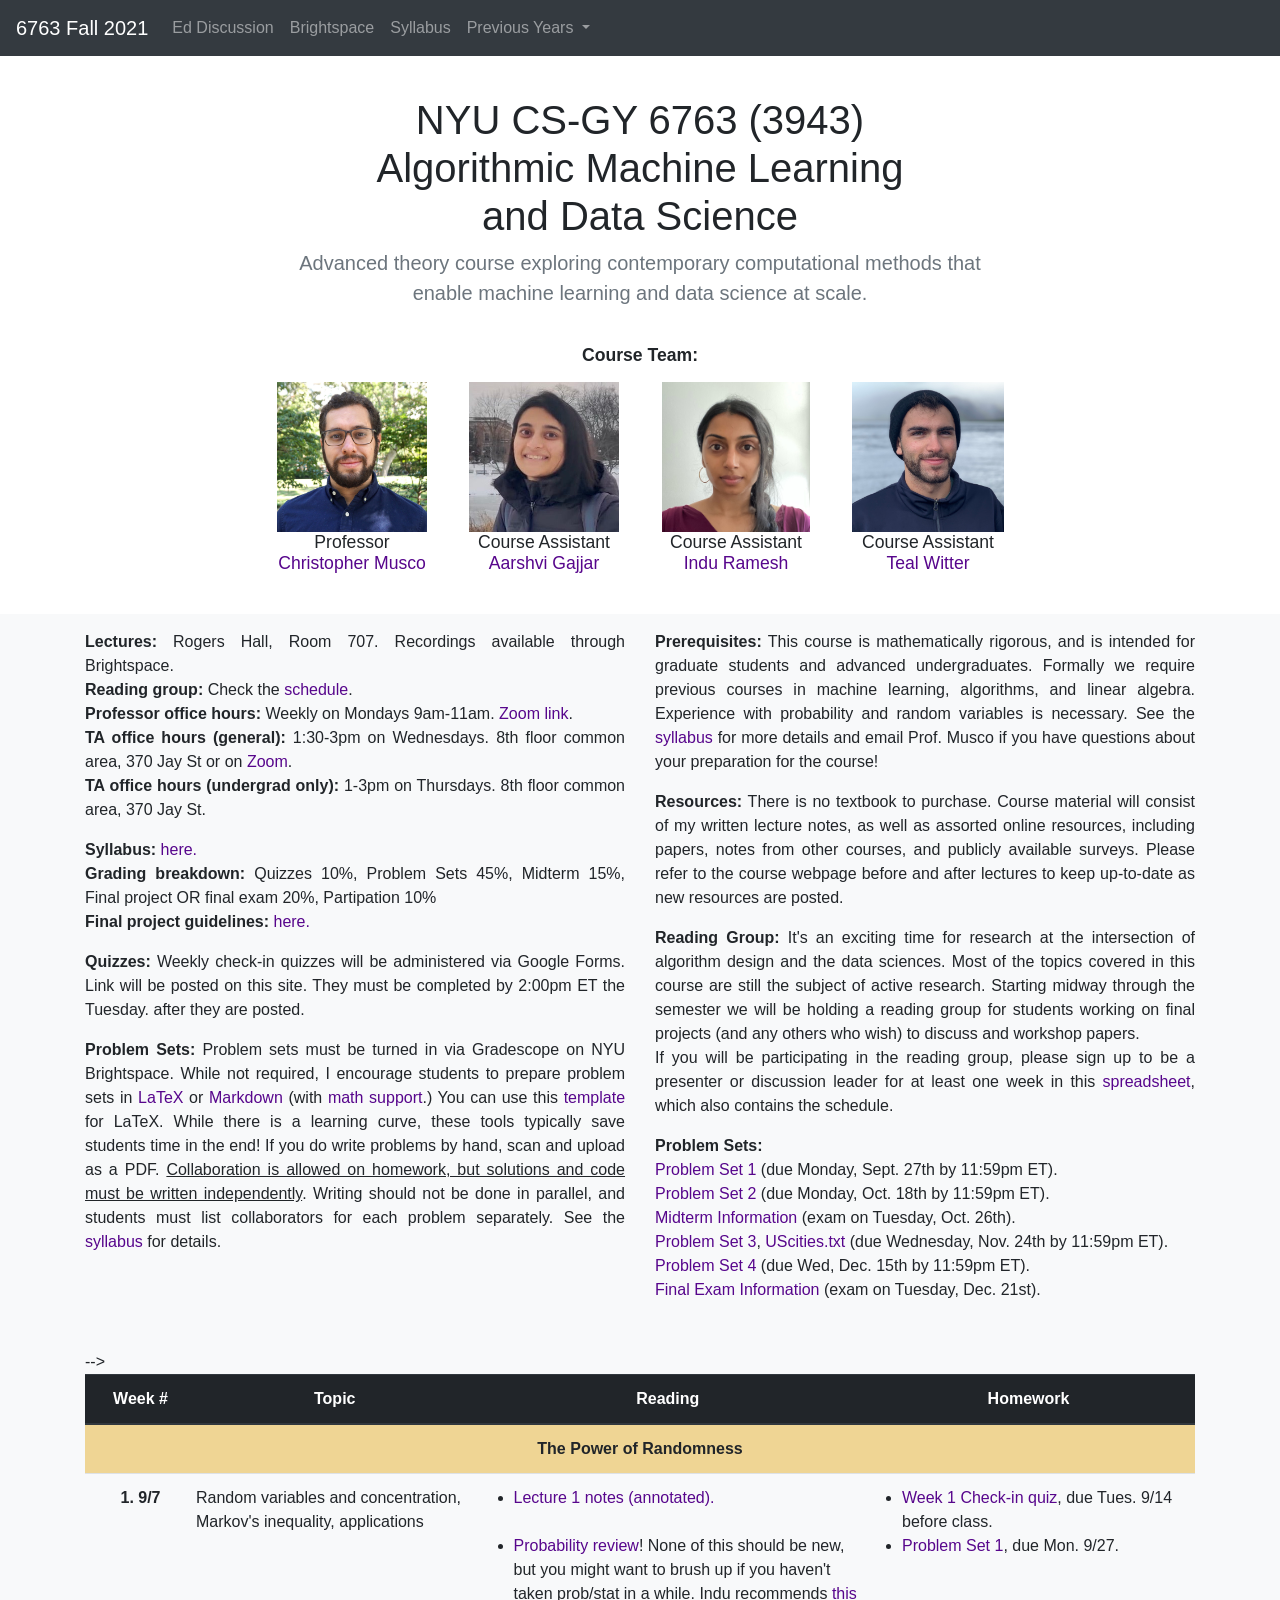
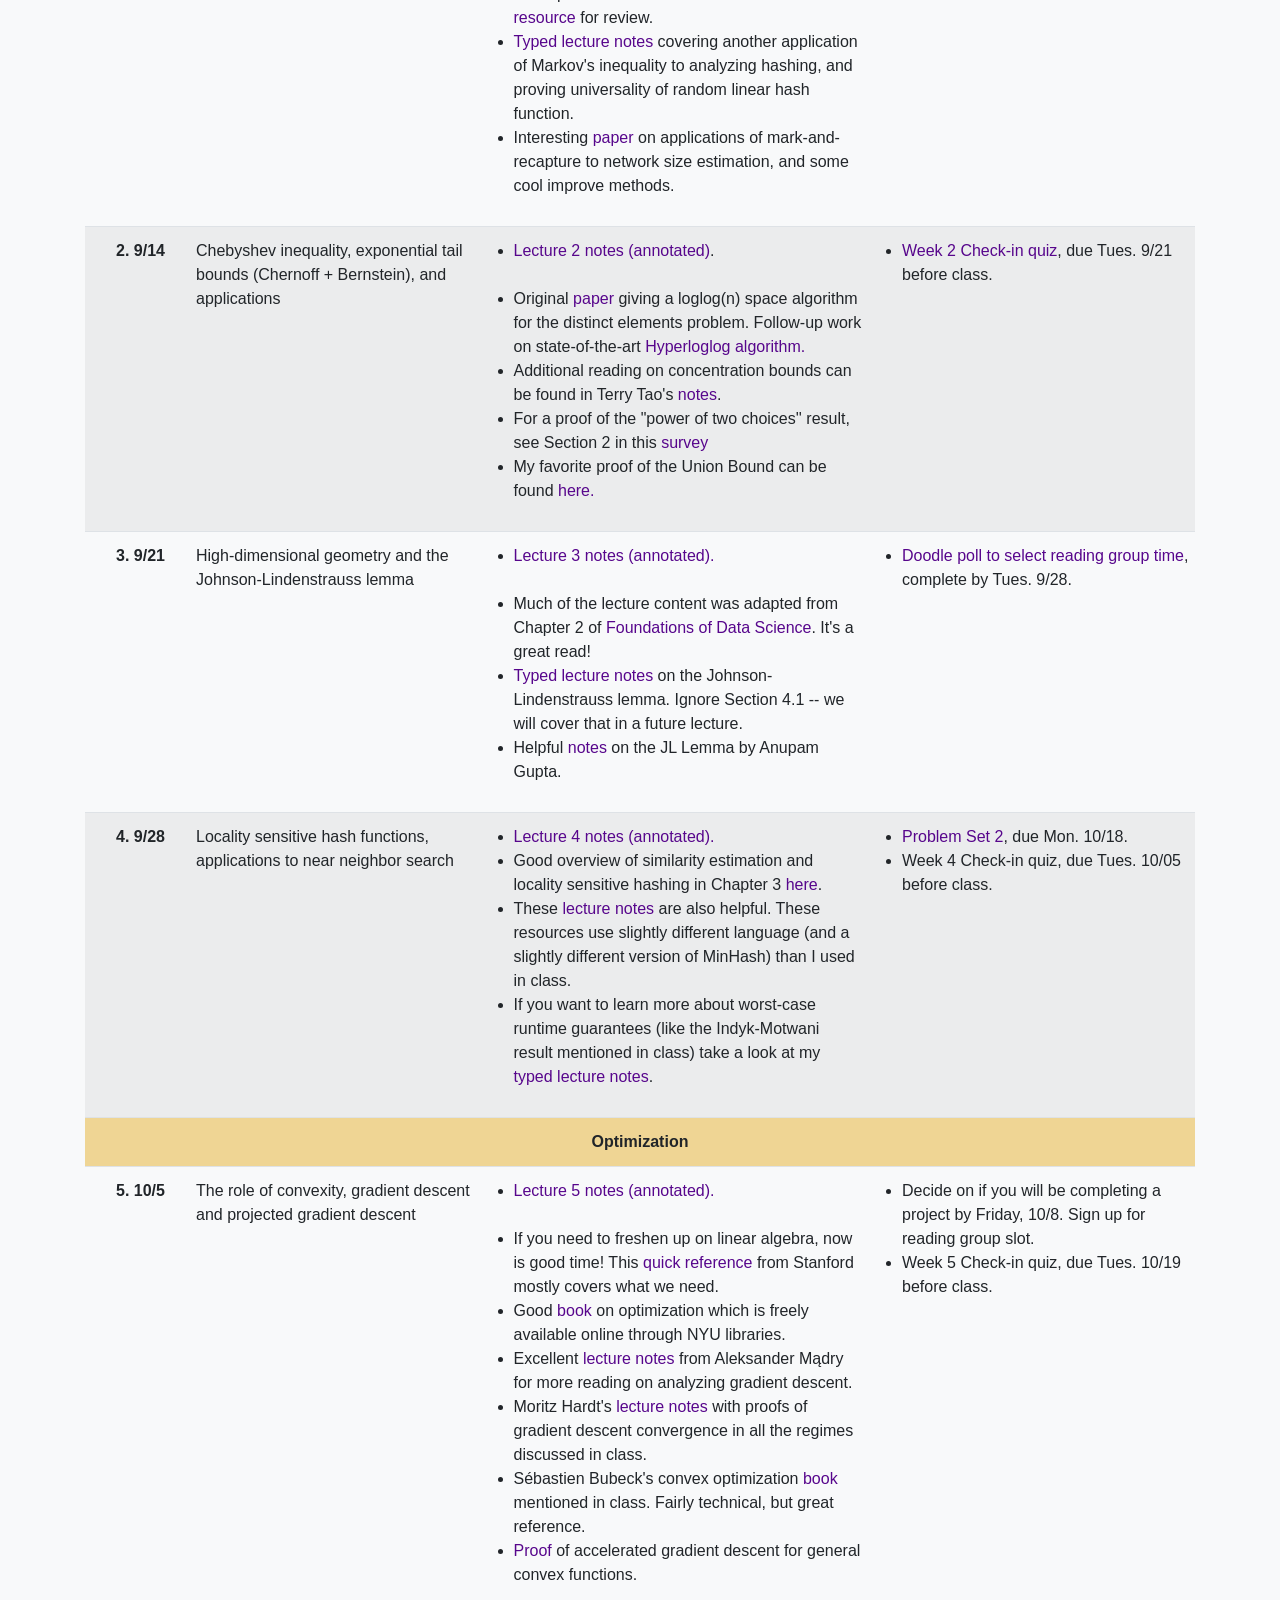
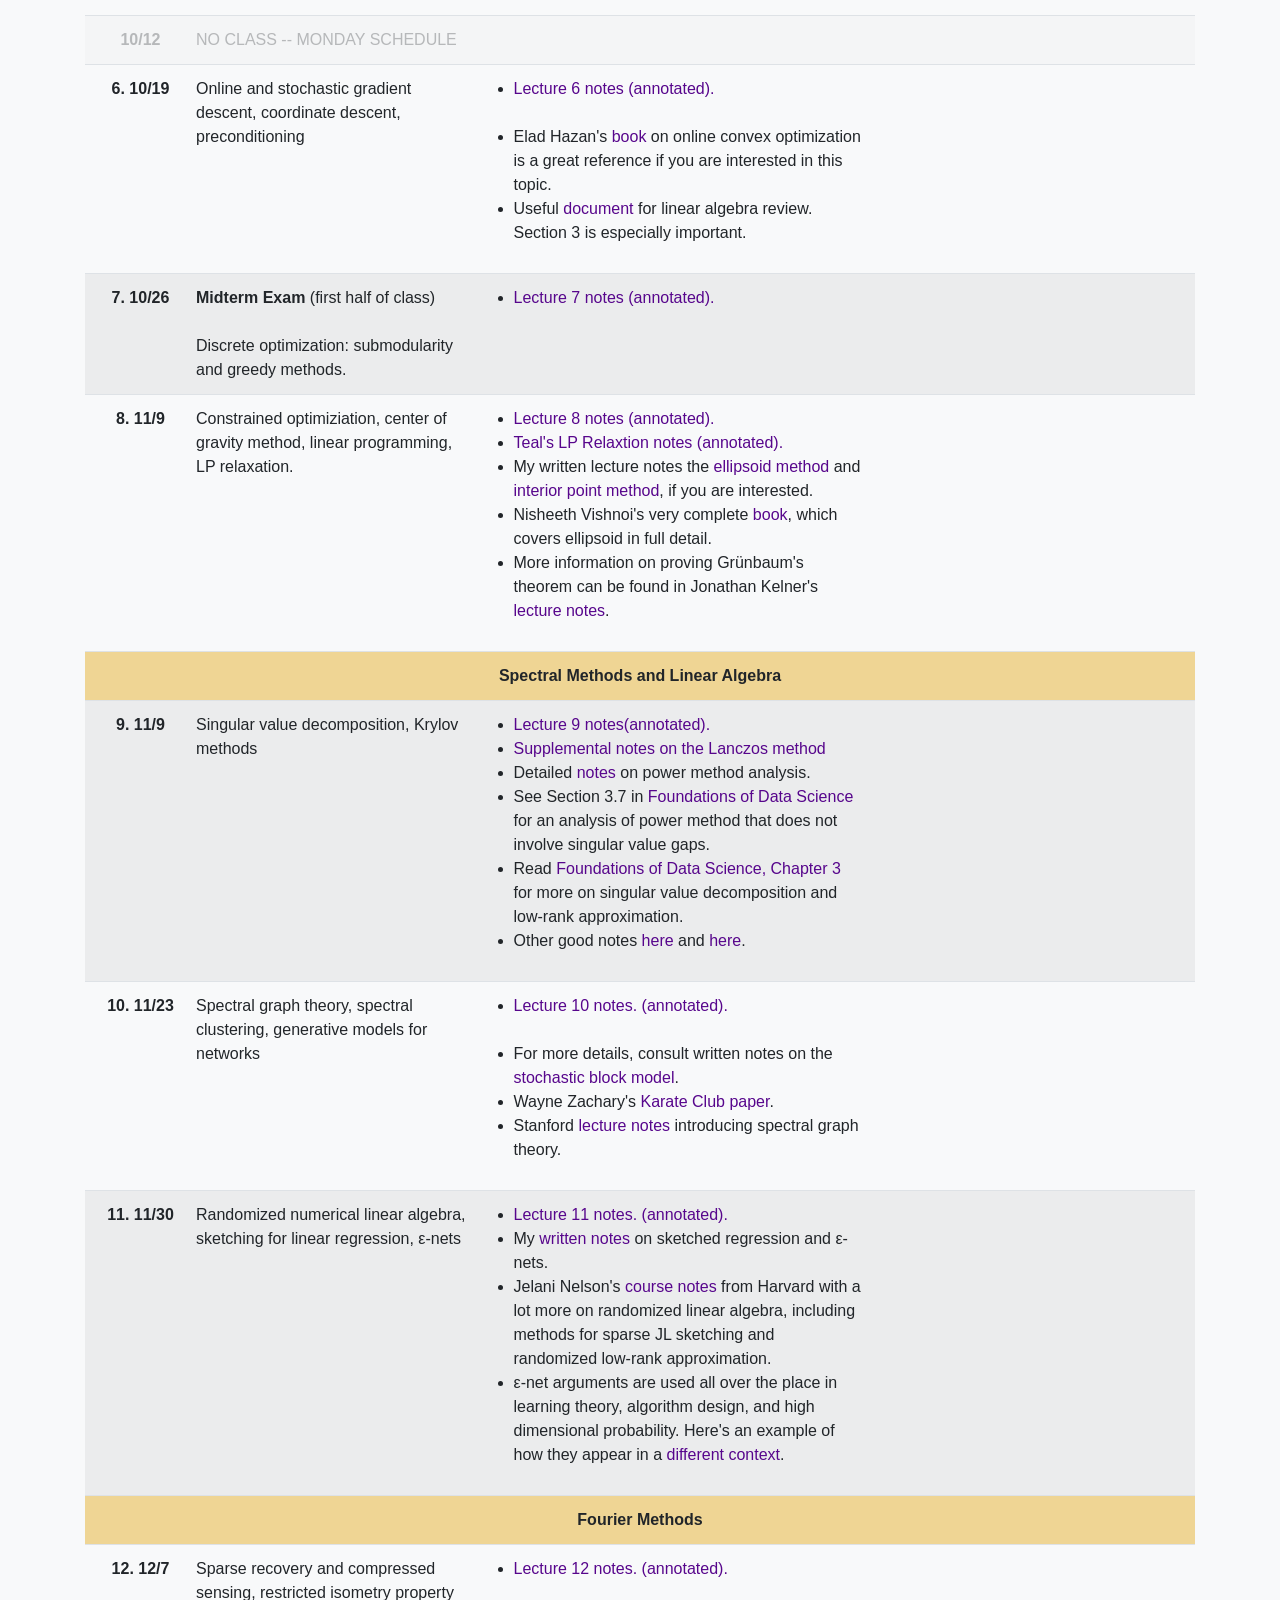
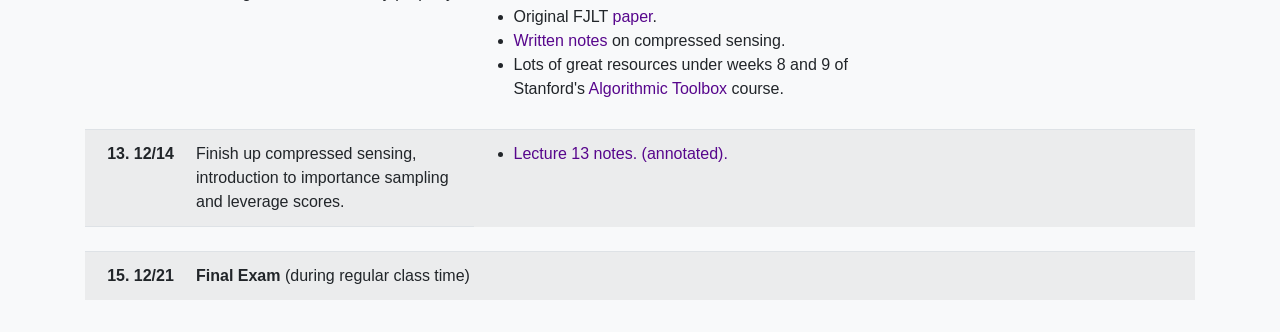
<file: amlds2021/index.html>
<!doctype html>
<html lang="en">

<head>
    <!-- Required meta tags -->
    <meta charset="utf-8">
    <meta name="viewport" content="width=device-width, initial-scale=1, shrink-to-fit=no">

    <!-- Bootstrap CSS -->
    <link rel="stylesheet" href="css/bootstrap.min.css">
    <!-- Custom styles -->
    <link href="style.css" rel="stylesheet">
    <link rel="icon" href="favicon.ico">
    <base target="_blank">

    <title>6763 (3943) Fall 2021</title>
</head>

<body>

    <nav class="navbar navbar-expand-md navbar-dark fixed-top bg-dark">
        <a class="navbar-brand" href="#">6763 Fall 2021</a>
        <button class="navbar-toggler" type="button" data-toggle="collapse" data-target="#navbarsExampleDefault"
            aria-controls="navbarsExampleDefault" aria-expanded="false" aria-label="Toggle navigation">
            <span class="navbar-toggler-icon"></span>
        </button>

        <div class="collapse navbar-collapse" id="navbarsExampleDefault">
            <ul class="navbar-nav mr-auto">
                <li class="nav-item">
                    <a class="nav-link" href="https://edstem.org/us/courses/13524/discussion/">Ed Discussion</a>
                </li>
                <li class="nav-item">
                    <a class="nav-link" href="https://brightspace.nyu.edu/d2l/home/126293">Brightspace</a>
                </li>
                <li class="nav-item">
                    <a class="nav-link" href="syllabus.pdf">Syllabus</a>
                </li>
                <li class="nav-item dropdown">
                    <a class="nav-link dropdown-toggle" id="dropdown01" data-toggle="dropdown" aria-haspopup="true"
                        aria-expanded="false">Previous
                        Years
                    </a>
                    <div class="dropdown-menu" aria-labelledby="dropdown01">
                        <a class="dropdown-item" href="/course_webpages/amlds2020/">2020</a>
                        <a class="dropdown-item" href="/course_webpages/amlds2019/">2019</a>
                    </div>
                </li>
            </ul>
        </div>
    </nav>
    

    <main role="main">

        <!-- Main jumbotron for a primary marketing message or call to action -->
        <section class="jumbotron text-center">
            <div class="container">
                <h1 class="jumbotron-heading">NYU CS-GY 6763 (3943)<br>Algorithmic Machine Learning <br> and Data Science</h1>

                <p class="lead text-muted">
                    Advanced theory course exploring contemporary computational methods that enable machine learning and data science at scale. 
                </p>

                <h5 class="instructors">
                    <br/>
                    <p><b>Course Team:</b></p>

                    <div class="row">
                        <div class="col-sm">
                            <a href="https://www.chrismusco.com/"><img src="christophermusco.jpg" alt="Christopher Musco" height="150"></a>
                            <div class="role">Professor</div>
                            <a href="mailto:cmusco@nyu.edu">Christopher Musco</a>
                        </div>
                        <div class="col-sm">
                            <a href="https://aarshvig.github.io/"><img src="aarshvi.jpg" alt="Aarshvi Gajjar" height="150"></a>
                            <div class="role">Course Assistant</div>
                            <a href="mailto:ag7378@nyu.edu">Aarshvi Gajjar</a>
                        </div>
                        <div class="col-sm">
                            <img src="indu.jpg" alt="Indu Ramesh"  height="150"></a>
                            <div class="role">Course Assistant</div>
                            <a href="mailto:ir914@nyu.edu">Indu Ramesh</a>
                        </div>
                        <div class="col-sm">
                            <a href="https://www.rtealwitter.com/"><img src="teal.jpg" alt="Teal Witter"  height="150"></a>
                            <div class="role">Course Assistant</div>
                            <a href="mailto:rtealwitter@nyu.edu">Teal Witter</a>
                        </div>
                    </div>
                </h5>
            </div>
        </section>

        <div class="album py-3 bg-light">
            <div class="container">
                <div class="row">
                </div>
                <div class="row">
                    <div class="col-sm">
                        <!-- <h3 class="maintopic"><br>Administrative Information</h3> -->
                        <p class="courseinfo">
                            <b>Lectures:</b>  Rogers Hall, Room 707. Recordings available through Brightspace.<br>
                            <b>Reading group:</b> Check the <a href="https://docs.google.com/spreadsheets/d/1UOnYEZ5STQD07L3ppPHmMhf4yCu6nM9GBRShUv3QfDw/edit#gid=0">schedule</a>.<br>
                            <b>Professor office hours:</b> Weekly on Mondays 9am-11am. <a href="https://nyu.zoom.us/my/cmusco">Zoom link</a>. <br> 
                            <b>TA office hours (general):</b> 1:30-3pm on Wednesdays. 8th floor common area, 370 Jay St or on <a href="https://zoom.us/j/4930626203?pwd=a1JNRENDVUE3RTgrWm42SVVtR2xzZz09">Zoom</a>.<br>     
                            <b>TA office hours (undergrad only):</b> 1-3pm on Thursdays. 8th floor common area, 370 Jay St.<br>   
                        </p>
                        <p class="courseinfo">
                            <b>Syllabus:</b> <a href="syllabus.pdf"> here.</a></br>
                            <b>Grading breakdown:</b> Quizzes 10%, Problem Sets 45%, Midterm 15%, Final project OR final exam 20%, Partipation 10%  </br>
                            <b>Final project guidelines:</b> <a href="project_guidelines.pdf"> here.</a></br>
                        </p>
                        <p class="courseinfo">
                            <b>Quizzes:</b> Weekly check-in quizzes will be administered via Google Forms. Link will be posted on this site. They must be completed by 2:00pm ET the Tuesday. after they are posted.
                        </p>
                            
                        <p class="courseinfo">
                            <b>Problem Sets:</b> Problem sets must be turned in via Gradescope on NYU Brightspace. 
                            
                            While not required, I encourage students to prepare problem sets in <a href="https://astrobites.org/2018/01/20/getting-started-with-latex/">LaTeX</a> or <a href="https://en.wikipedia.org/wiki/Markdown"> Markdown</a> (with <a href="http://support.typora.io/Math/">math support</a>.)
                            You can use this <a href="template.tex">template</a> for LaTeX. While there is a learning curve, these tools typically save students time in the end! If you do write problems by hand, scan and upload as a PDF.
                      
                            <u>Collaboration is allowed on homework, but solutions and code must be written independently</u>. Writing should not be done in parallel, and students must list collaborators for each problem  separately. See the <a href="syllabus.pdf">syllabus</a> for details.
                        </p>
                    </div>
                    <div class="col-sm">
                        <!-- <h3 class="maintopic"><br>Course Summary</h3> -->
                        <p class="courseinfo">
                            <b>Prerequisites:</b> This course is mathematically rigorous, and is intended for graduate students and advanced undergraduates. Formally we require previous courses in machine learning, algorithms, and linear algebra. Experience with probability and random variables is necessary. See the <a href="syllabus.pdf">syllabus</a> for more details and email Prof. Musco if you have questions about your preparation for the course! 
                        </p>

                        <p class="courseinfo">
                            <b>Resources:</b> There is no textbook to purchase. Course material will consist of my written lecture notes, as well as assorted online resources, including papers, notes from other courses, and publicly available surveys. Please refer to the course webpage before and after lectures to keep up-to-date as new resources are posted.
                        </p>
                        <p class="courseinfo"> 
                            <b>Reading Group:</b> It's an exciting time for research at the intersection of algorithm design and the data sciences. Most of the topics covered in this course are still the subject of active research. Starting midway through the semester we will be holding a reading group for students working on final projects (and any others who wish) to discuss and workshop papers.<br>

                            If you will be participating in the reading group, please sign up to be a presenter or discussion leader for at least one week in this <a href="https://docs.google.com/spreadsheets/d/1UOnYEZ5STQD07L3ppPHmMhf4yCu6nM9GBRShUv3QfDw/edit?usp=sharing">spreadsheet</a>, which also contains the schedule.
                        </p>
                        <p>
                            <b>Problem Sets:</b><br/>
                            <a href="homeworks/hw1.pdf">Problem Set 1</a> (due Monday, Sept. 27th by 11:59pm ET).<br/>
                            <a href="homeworks/hw2.pdf">Problem Set 2</a> (due Monday, Oct. 18th by 11:59pm ET).<br/>
                            <a href="midterm_prep.pdf">Midterm Information</a> (exam on Tuesday, Oct. 26th).<br/>
                            <a href="homeworks/hw3.pdf">Problem Set 3</a>, <a href="homeworks/UScities.txt">UScities.txt</a> (due Wednesday, Nov. 24th by 11:59pm ET).<br/>
                            <a href="homeworks/hw4.pdf">Problem Set 4</a> (due Wed, Dec. 15th by 11:59pm ET).<br/>
                            <a href="final_prep.pdf">Final Exam Information</a> (exam on Tuesday, Dec. 21st).<br/>
                        </p>
                    </div>
                </div>
            </div>
        </div>

        <div class="album py-3 bg-light">
            <div class="container">
                <table class="table">
                    <thead class="thead-dark">
                        <tr>
                            <th scope="col">Week #</th>
                            <th scope="col">Topic</th>
                            <th scope="col">Reading</th>
                            <th scope="col">Homework</th>
                        </tr>
                    </thead>
                    <tbody>

                        <tr class="tablesection">
                            <td colspan="4">The Power of Randomness</td>
                        </tr>

                        <tr class="oddrow">
                            <th scope="row">1. 9/7</th>
                            <td>
                                Random variables and concentration, Markov's inequality, applications
                            </td>
                            <td>
                                <ul>
                                    <li>
                                        <a href="lectures/lec1.pdf">Lecture 1 notes</a> 
                                        <a href="lectures/lec1_annotated.pdf">(annotated).</a>
                                    </li>
                                    <br>

                                    <li>
                                        <a href="http://cs229.stanford.edu/section/cs229-prob.pdf">Probability review</a>! None of this should be new, but you might want to brush up if you haven't taken prob/stat in a while. Indu recommends <a href="http://www.probabilitycourse.com/">this resource</a> for review.
                                    </li>
                                    <li>
                                        <a href = https://www.cs.princeton.edu/courses/archive/fall18/cos521/Lectures/lec1.pdf>Typed lecture notes</a> covering another application of Markov's inequality to analyzing hashing, and proving universality of random linear hash function.
                                    </li>
                                    <li>
                                        Interesting <a href="https://edoliberty.github.io/papers/Estimating_the_size_of_OSN-WWW2011.pdf">paper</a> on applications of mark-and-recapture to network size estimation, and some cool improve methods. 
                                    </li>
                                </ul>
                            </td>
                            <td>
                                <ul>
                                    <li>
                                        <a href="https://forms.gle/MBrrkAkEpHfNddTK9">Week 1 Check-in quiz</a>, due Tues. 9/14 before class.
                                    </li>
                                    <li>
                                        <a href="homeworks/hw1.pdf">Problem Set 1</a>, due Mon. 9/27.
                                    </li>
                                </ul>
                            </td>
                        </tr>
                        <tr class="evenrow">
                            <th scope="row">2. 9/14</th>
                            <td>Chebyshev inequality, exponential tail bounds (Chernoff + Bernstein), and applications</td>
                            <td>
                                <ul>
                                    <li>
                                        <a href="lectures/lec2.pdf">Lecture 2 notes</a> 
                                        <a href="lectures/lec2_annotated.pdf">(annotated)</a>. 
                                    </li>
                                    <br>

                                    <!-- <li>
                                        <a href="http://infolab.stanford.edu/~ullman/mmds/ch3.pdf">Book chapter</a> on Jaccard similarity, MinHash, etc.
                                    </li> -->
                                    <li>
                                        Original <a href="resources/FlajoletDurand.pdf">paper</a> giving a loglog(n) space algorithm for the distinct elements problem. Follow-up work on state-of-the-art <a href="resources/hyperloglog.pdf">Hyperloglog algorithm.</a> 
                                    </li>
                                    <!-- <li>
                                        Cool <a href="https://www.vldb.org/pvldb/vol11/p1674-rong.pdf">paper</a> on an application of MinHash to detecting seismic events.
                                    </li> -->
                                    <li>
                                        Additional reading on concentration bounds can be found in Terry Tao's <a href="https://terrytao.wordpress.com/2010/01/03/254a-notes-1-concentration-of-measure/">notes</a>.
                                    </li>
                                    <li>
                                        For a proof of the "power of two choices'' result, see Section 2 in this <a href="http://www.eecs.harvard.edu/~michaelm/postscripts/handbook2001.pdf">survey</a>
                                    </li>
                                    <li>
                                        My favorite proof of the Union Bound can be found <a href="https://www.probabilitycourse.com/chapter6/6_2_2_markov_chebyshev_inequalities.php">here.</a>
                                    </li>
                                </ul>
                            </td>
                            <td>
                                <ul>
                                    <li>
                                        <a href="https://brightspace.nyu.edu/d2l/le/lessons/126293/topics/5837809">Week 2 Check-in quiz</a>, due Tues. 9/21 before class.
                                    </li>
                                </ul>
                            </td>
                        </tr>
                        <tr class="oddrow">
                            <th scope="row">3. 9/21</th>
                            <td>
                                High-dimensional geometry and the Johnson-Lindenstrauss lemma
                            </td>
                            <td>     
                                <ul>
                                    <li>
                                        <a href="lectures/lec3.pdf">Lecture 3 notes</a> 
                                        <a href="lectures/lec3_annotated.pdf">(annotated).</a>
                                    </li>
                                    <br>

                                    <li>Much of the lecture content was adapted from Chapter 2 of  <a href="https://www.cs.cornell.edu/jeh/book.pdf">Foundations of Data Science</a>. It's a great read!</li>
                                    <li><a href = https://www.cs.princeton.edu/courses/archive/fall18/cos521/Lectures/lec10.pdf>Typed lecture notes</a> on the Johnson-Lindenstrauss lemma. Ignore Section 4.1 -- we will cover that in a future lecture. 
                                    </li>
                                    <li>Helpful <a href="https://www.cs.cmu.edu/~avrim/Randalgs11/lectures/lect0314.pdf">notes</a> on the JL Lemma by Anupam Gupta.</li>
                                </ul>                           
                            </td>
                            <td>
                                <ul>
                                    <li>
                                        <a href="https://doodle.com/poll/fp2rh653ub6zkq2r?utm_source=poll&utm_medium=link">Doodle poll to select reading group time</a>, complete by Tues. 9/28.
                                    </li>
                                </ul>
                            </td>
                        </tr>
                        <tr class="evenrow">
                            <th scope="row">4. 9/28</th>
                            <td>
                                Locality sensitive hash functions, applications to near neighbor search
                            </td>
                            <td>
                                <ul>
                                    <li>
                                        <a href="lectures/lec4.pdf">Lecture 4 notes</a> 
                                        <a href="lectures/lec4_annotated.pdf">(annotated).</a>
                                    </li>
                                    <li>
                                        Good overview of similarity estimation and locality sensitive hashing in Chapter 3 <a href="http://www.mmds.org/">here</a>. 
                                    </li>
                                    <li>
                                        These <a href="http://web.stanford.edu/class/cs246/slides/03-lsh.pdf">lecture notes</a> are also helpful. These resources use slightly different language (and a slightly different version of MinHash) than I used in class.
                                    </li>
                                    <li>
                                        If you want to learn more about worst-case runtime guarantees (like the Indyk-Motwani result mentioned in class) take a look at my <a href="https://www.cs.princeton.edu/courses/archive/fall18/cos521/Lectures/lec12.pdf">typed lecture notes</a>.
                                    </li>
                                </ul>
                            </td>
                            <td>
                                <ul>
                                    <li>
                                        <a href="homeworks/hw2.pdf">Problem Set 2</a>, due Mon. 10/18.
                                    </li>
                                    <li>
                                        Week 4 Check-in quiz, due Tues. 10/05 before class.
                                    </li>
                                </ul>
                            </td>
                        </tr>
                        <tr class="tablesection">
                            <td colspan="4">Optimization</td>
                        </tr>
                        <tr class="oddrow">
                            <th scope="row">5. 10/5</th>
                            <td>
                                The role of convexity, gradient descent and projected gradient descent 
                            </td>
                            <td>
                                <ul>
                                    <li>
                                        <a href="lectures/lec5.pdf">Lecture 5 notes</a> 
                                        <a href="lectures/lec5_annotated.pdf">(annotated).</a></li>
                                    <br>
                                    <li>
                                        If you need to freshen up on linear algebra, now is good time! This <a href="http://web.stanford.edu/class/cs246/handouts/CS246_LinAlg_review.pdf">quick reference</a> from Stanford mostly covers what we need.
                                    </li>
                                    <li>
                                        Good <a href="https://link.springer.com/book/10.1007/978-0-387-40065-5">book</a> on optimization which is freely available online through NYU libraries.
                                    </li>
                                    <li>
                                        Excellent <a href="https://people.csail.mit.edu/madry/6S978/">lecture notes</a> from Aleksander Mądry for more reading on analyzing gradient descent.
                                    </li>  
                                    <li>
                                        Moritz Hardt's <a href="https://ee227c.github.io/notes/ee227c-notes.pdf">lecture notes</a> with proofs of gradient descent convergence in all the regimes discussed in class.
                                    </li>
                                    <li>
                                        Sébastien Bubeck's convex optimization <a href="https://arxiv.org/pdf/1405.4980.pdf">book</a> mentioned in class. Fairly technical, but great reference. 
                                    </li> 
                                    <li>
                                        <a href=" https://blogs.princeton.edu/imabandit/2014/03/06/nesterovs-accelerated-gradient-descent-for-smooth-and-strongly-convex-optimization/">Proof</a> of accelerated gradient descent for general convex functions.
                                    </li>
                                </ul>
                            </td>
                            <td>
                                <ul>
                                    <li>
                                        Decide on if you will be completing a project by Friday, 10/8. Sign up for reading group slot. 
                                    </li>
                                    <li>
                                        Week 5 Check-in quiz, due Tues. 10/19 before class.
                                    </li>
                                </ul>
                            </td>    
                        </tr>

                        <tr class="offday evenrow">
                            <th scope="row">10/12</th>
                            <td>NO CLASS -- MONDAY SCHEDULE</td>
                            <td></td>
                            <td></td>
                        </tr>

                        <tr class="oddrow">
                            <th scope="row">6. 10/19</th>
                            <td>
                                Online and stochastic gradient descent, coordinate descent, preconditioning
                            </td>
                            <td>
                                <ul>
                                    <li>
                                        <a href="lectures/lec6.pdf">Lecture 6 notes</a> 
                                        <a href="lectures/lec6_annotated.pdf">(annotated).</a></li>
                                    <br>
                                    <li>
                                        Elad Hazan's <a href="https://arxiv.org/pdf/1909.05207.pdf">book</a> on online convex optimization is a great reference if you are interested in this topic.
                                    </li>
                                    <li>
                                        Useful <a href="http://cs229.stanford.edu/section/cs229-linalg.pdf">document</a> for linear algebra review. Section 3 is especially important.
                                    </li>
                                </ul>
                            </td>
                            <td>
                            </td>
                        </tr>

                        <tr class="evenrow">
                            <th scope="row">7. 10/26</th>
                            <td> 
                                <b>Midterm Exam</b> (first half of class)
                                <br>
                                <br>
                                
                                Discrete optimization: submodularity and greedy methods.
                            </td>
                            <td>
                                <ul>
                                    <li>
                                        <a href="lectures/lec7.pdf">Lecture 7 notes</a> 
                                        <a href="lectures/lec7_annotated.pdf">(annotated).</a>
                                    </li>
                                    <!-- <li>
                                        Diverse, theory-leaning <a href="https://www.offconvex.org/">blog</a> which discusses lots of problems and approaches in understanding the optimization of non-convex problems.
                                    </li> -->
                                </ul>
                            </td>
                            <td>
                            </td>
                        </tr>

                        <tr class="oddrow">
                            <th scope="row">8. 11/9</th>
                            <td>
                                Constrained optimiziation, center of gravity method, linear programming, LP relaxation.
                            </td>
                            <td>
                                <ul>
                                    <li>
                                        <a href="lectures/lec8.pdf">Lecture 8 notes</a> 
                                        <a href="lectures/lec8_annotated.pdf">(annotated).</a>
                                    </li>
                                    <li>
                                        <a href="lectures/lec8_supp.pdf">Teal's LP Relaxtion notes</a> 
                                        <a href="lectures/lec8_supp_annotated.pdf">(annotated).</a>
                                    </li>
                                    <li>
                                        My written lecture notes the <a href="https://www.cs.princeton.edu/courses/archive/fall18/cos521/Lectures/lec16.pdf">ellipsoid method </a> and <a href="https://www.cs.princeton.edu/courses/archive/fall18/cos521/Lectures/lec17.pdf">interior point method</a>, if you are interested.
                                    </li>
                                    <li>
                                        Nisheeth Vishnoi's very complete <a href="https://convex-optimization.github.io/ACO-v1.pdf">book</a>, which covers ellipsoid in full detail.
                                    </li>
                                    <li>
                                        More information on proving Gr&uuml;nbaum's theorem can be found in Jonathan Kelner's <a href="https://ocw.mit.edu/courses/mathematics/18-409-topics-in-theoretical-computer-science-an-algorithmists-toolkit-fall-2009/lecture-notes/MIT18_409F09_scribe13.pdf">lecture notes</a>.
                                    </li>
                                </ul>
                            </td>
                            <td>
                            </td>
                        </tr>

                        <tr class="tablesection">
                                <td colspan="4">Spectral Methods and Linear Algebra</td>
                        </tr>
                        <tr class="evenrow">
                                <th scope="row">9. 11/9</th>
                                <td> 
                                    Singular value decomposition, Krylov methods
                                </td>
                                <td>
                                    <ul>
                                        <li>
                                            <a href="lectures/lec9.pdf">Lecture 9 notes</a><a href="lectures/lec9_annotated.pdf">(annotated).</a> 
                                        </li>
                                        <li>
                                            <a href="lectures/lanczos_method.html">Supplemental notes on the Lanczos method</a>
                                        </li>
                                        <li>
                                            Detailed <a href="https://www.cs.princeton.edu/courses/archive/fall18/cos521/Lectures/lec14.pdf">notes</a> on power method analysis.</li>
                                        <li>
                                            See Section 3.7 in <a href="https://www.cs.cornell.edu/jeh/book.pdf}">Foundations of Data Science</a> for an analysis of power method that does not involve singular value gaps.
                                            </li>
                                            <!-- <li>Student recommended <a href="https://www.youtube.com/playlist?list=PLZHQObOWTQDPD3MizzM2xVFitgF8hE_ab&app=desktop">video lectures</a> that give nice intuitive introductions to linear algebra concepts.</li> -->
                                            <li>Read <a href="https://www.cs.cornell.edu/jeh/book.pdf}">Foundations of Data Science, Chapter 3</a> for more on singular value decomposition and low-rank approximation.</li>
                                            <li>Other good notes <a href="http://infolab.stanford.edu/~ullman/mmds/ch11.pdf">here</a> and <a href="http://web.stanford.edu/class/cs168/l/l9.pdf">here</a>.
                                            </li>
                                    </ul>
                                </td>
                                <td></td>
                        </tr>

                        <tr class="oddrow">
                            <th scope="row">10. 11/23</th>
                            <td> 
                                Spectral graph theory, spectral clustering, generative models for networks
                            </td>
                            <td>
                                <ul>
                                    <li>
                                        <a href="lectures/lec10.pdf">Lecture 10 notes.</a> 
                                        <a href="lectures/lec10_annotated.pdf">(annotated).</a>
                                    </li><br>
                                    <li>
                                        For more details, consult written notes on the <a href="https://www.cs.princeton.edu/courses/archive/fall18/cos521/Lectures/lec14.pdf">stochastic block model</a>.
                                    </li>
                                    <li>
                                        Wayne Zachary's <a href="http://www1.ind.ku.dk/complexLearning/zachary1977.pdf">Karate Club paper</a>.
                                    </li>
                                    <li>
                                        Stanford <a href="http://web.stanford.edu/class/cs168/l/l11.pdf">lecture notes</a> introducing spectral graph theory.
                                    </li>
                                </ul>
                            </td>
                            <td></td>
                            <td></td>
                        </tr>
                        <tr class="evenrow">
                            <th scope="row">11. 11/30</th>
                            <td>
                                Randomized numerical linear algebra, sketching for linear regression, &epsilon;-nets
                            </td>
                            <td>
                                <ul>
                                    <li>
                                        <a href="lectures/lec11.pdf">Lecture 11 notes.</a> 
                                        <a href="lectures/lec11_annotated.pdf">(annotated).</a>
                                    </li>
                                    <li>
                                        My <a href="https://www.cs.princeton.edu/courses/archive/fall18/cos521/Lectures/lec11.pdf">written notes</a> on sketched regression and &epsilon;-nets.
                                    </li>
                                    <li>
                                        Jelani Nelson's <a href="http://people.seas.harvard.edu/~minilek/cs229r/fall15/lec.html">course notes</a> from Harvard with a lot more on randomized linear algebra, including methods for sparse JL sketching and randomized low-rank approximation. 
                                    </li>
                                    <li>
                                        &epsilon;-net arguments are used all over the place in learning theory, algorithm design, and high dimensional probability. Here's an example of how they appear in a
                                        <a href="https://www2.cs.duke.edu/courses/spring07/cps296.2/scribe_notes/lecture09.pdf">different context</a>.
                                    </li>
                                </ul>
                            </td>
                            <td>
                            </td>
                        </tr>

                        <tr class="tablesection">
                                <td colspan="4">Fourier Methods</td>
                        </tr>
                        <tr class="oddrow">
                            <th scope="row">12.  12/7</th>
                            <td>
                                Sparse recovery and compressed sensing, restricted isometry property
                            </td>
                            <td>
                                <ul>
                                    <li>
                                        <a href="lectures/lec12.pdf">Lecture 12 notes.</a>
                                        <a href="lectures/lec12_annotated.pdf">(annotated).</a></li><br>
                                    <li>
                                        Original FJLT
                                        <a href="https://www.cs.princeton.edu/~chazelle/pubs/FJLT-sicomp09.pdf">paper</a>.
                                    </li>
                                    <li>
                                        <a href="https://www.cs.princeton.edu/courses/archive/fall18/cos521/Lectures/lec21.pdf">Written notes</a> on compressed sensing.
                                    </li>
                                    <li>
                                        Lots of great resources under weeks 8 and 9 of Stanford's <a href="https://web.stanford.edu/class/cs168/">Algorithmic Toolbox</a> course.
                                    </li>
                                </ul>
                            </td>
                            <td></td>
                        </tr>

                        <tr class="evenrow">
                            <th scope="row">13. 12/14</th>
                            <td>
                                Finish up compressed sensing, introduction to importance sampling and leverage scores.
                            </td>
                            <td>
                                <ul>
                                    <li>
                                        <a href="lectures/lec13.pdf">Lecture 13 notes.</a> 
                                        <a href="lectures/lec13_annotated.pdf">(annotated).</a>
                                    </li>
                                </ul>
                            </td>
                            <td></td>
                        </tr>

                        <!-- <tr class="oddrow">
                            <th scope="row">14. 12/14</th>
                            <td>
                                Vote on a topic related to my recent research. 
                            </td>
                            <td>
                                <!-- <ul>
                                    <li>
                                        <a href="lectures/lec14.pdf">Lecture 14 notes.</a> <a href="lectures/lec14_annotated.pdf">(annotated).</a></li><br>
                                    </li>
                                </ul> -->
                            </td>
                            <td>
                                <!-- <a href="lectures/lec6.pdf">Lecture 6 notes.</a><br/>
                                <a href="lectures/lec6_annotated.pdf">(annotated)</a> -->
                            </td>
                            <td>
                                <!-- <ul>
                                    <li>Moritz Hardt's <a href="https://ee227c.github.io/notes/ee227c-notes.pdf">lecture notes</a> with proofs of gradient descent convergence in all the regimes discussed in class.
                                    </li>
                                </ul> -->
                            </td>
                        </tr> -->

                        <tr class="evenrow">
                            <th scope="row">15. 12/21</th>
                            <td>
                                <b>Final Exam</b> (during regular class time)
                            </td>
                            <td></td>
                            <td></td>
                            <td></td>
                        </tr>
                    </tbody>
                </table>

            </div>
        </div>

    </main>

    <!-- <footer class="container">
        <p>&copy 2017-2018</p>
    </footer> -->

    <!-- Optional JavaScript -->
    <!-- jQuery first, then Popper.js, then Bootstrap JS -->
    <script src="js/jquery-3.3.1.min.js"></script>
    <script src="js/bootstrap.min.js"></script>
</body>

</html>
</file>
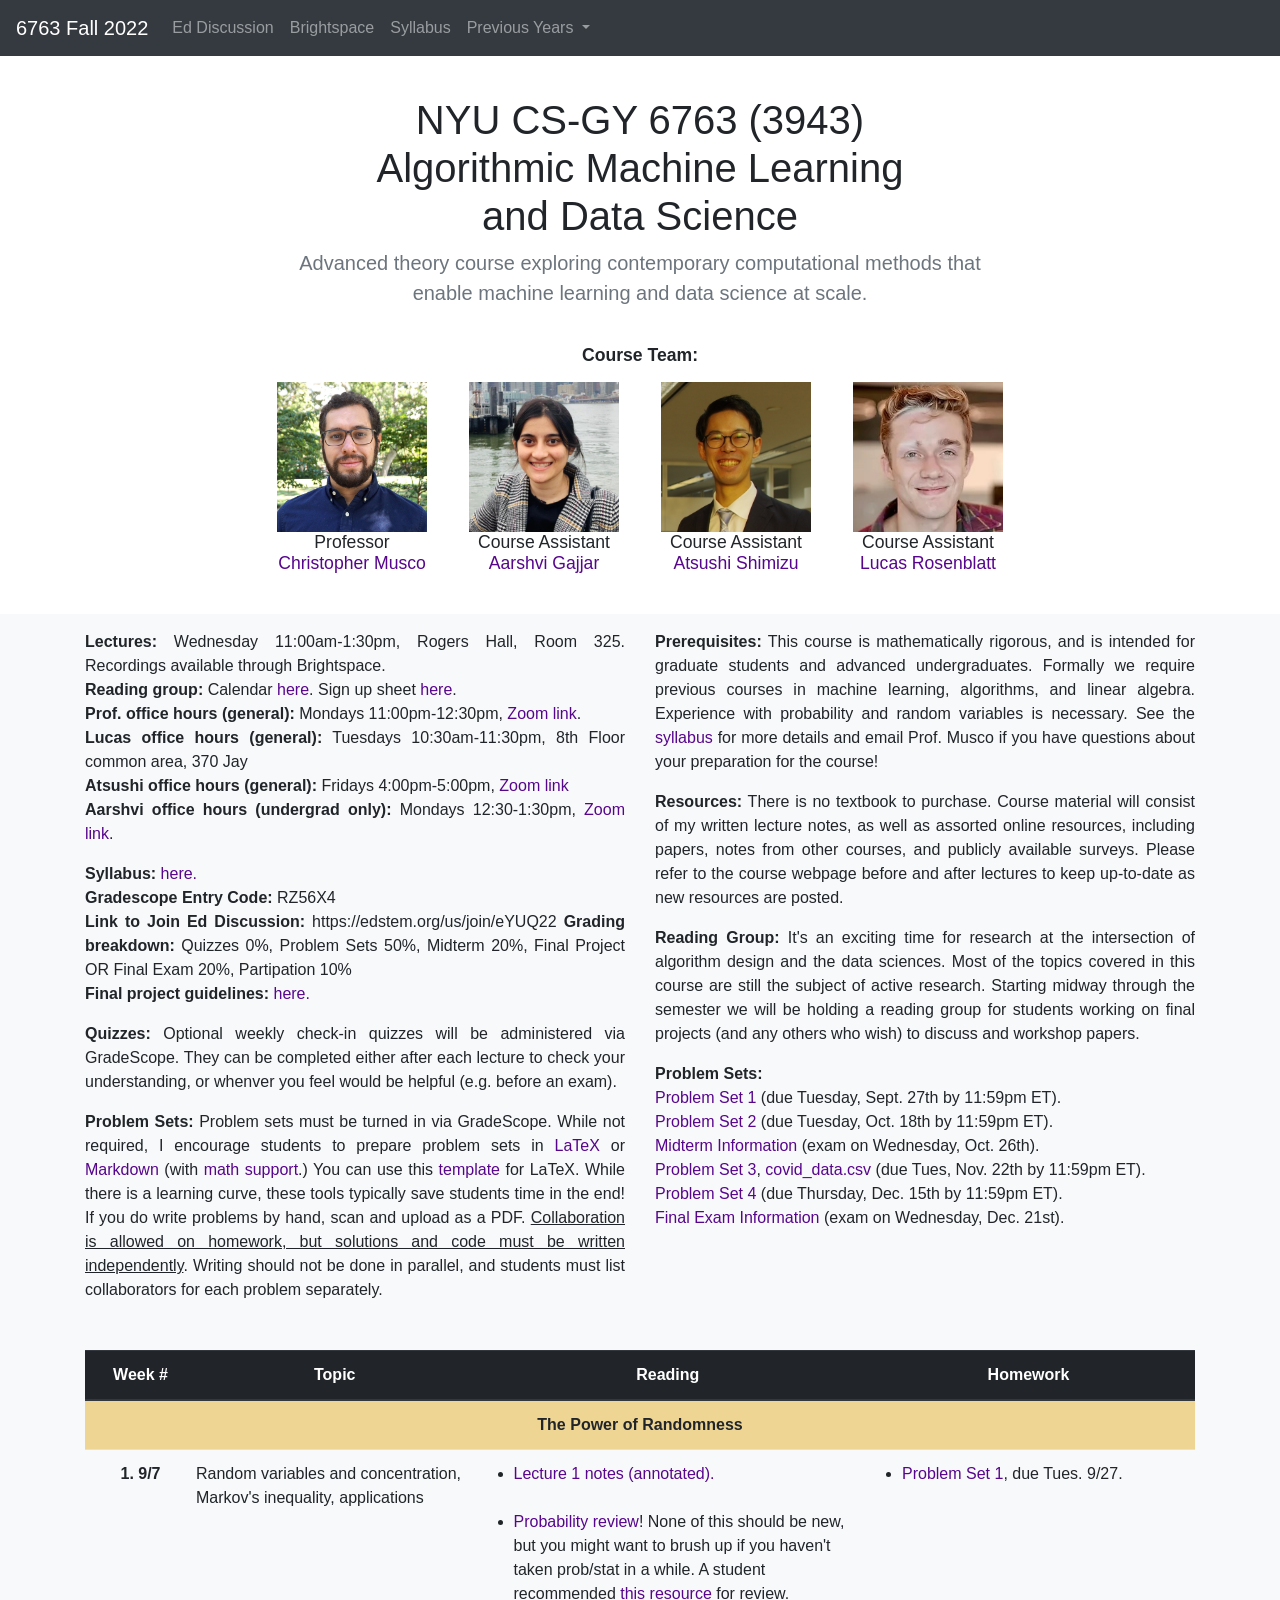
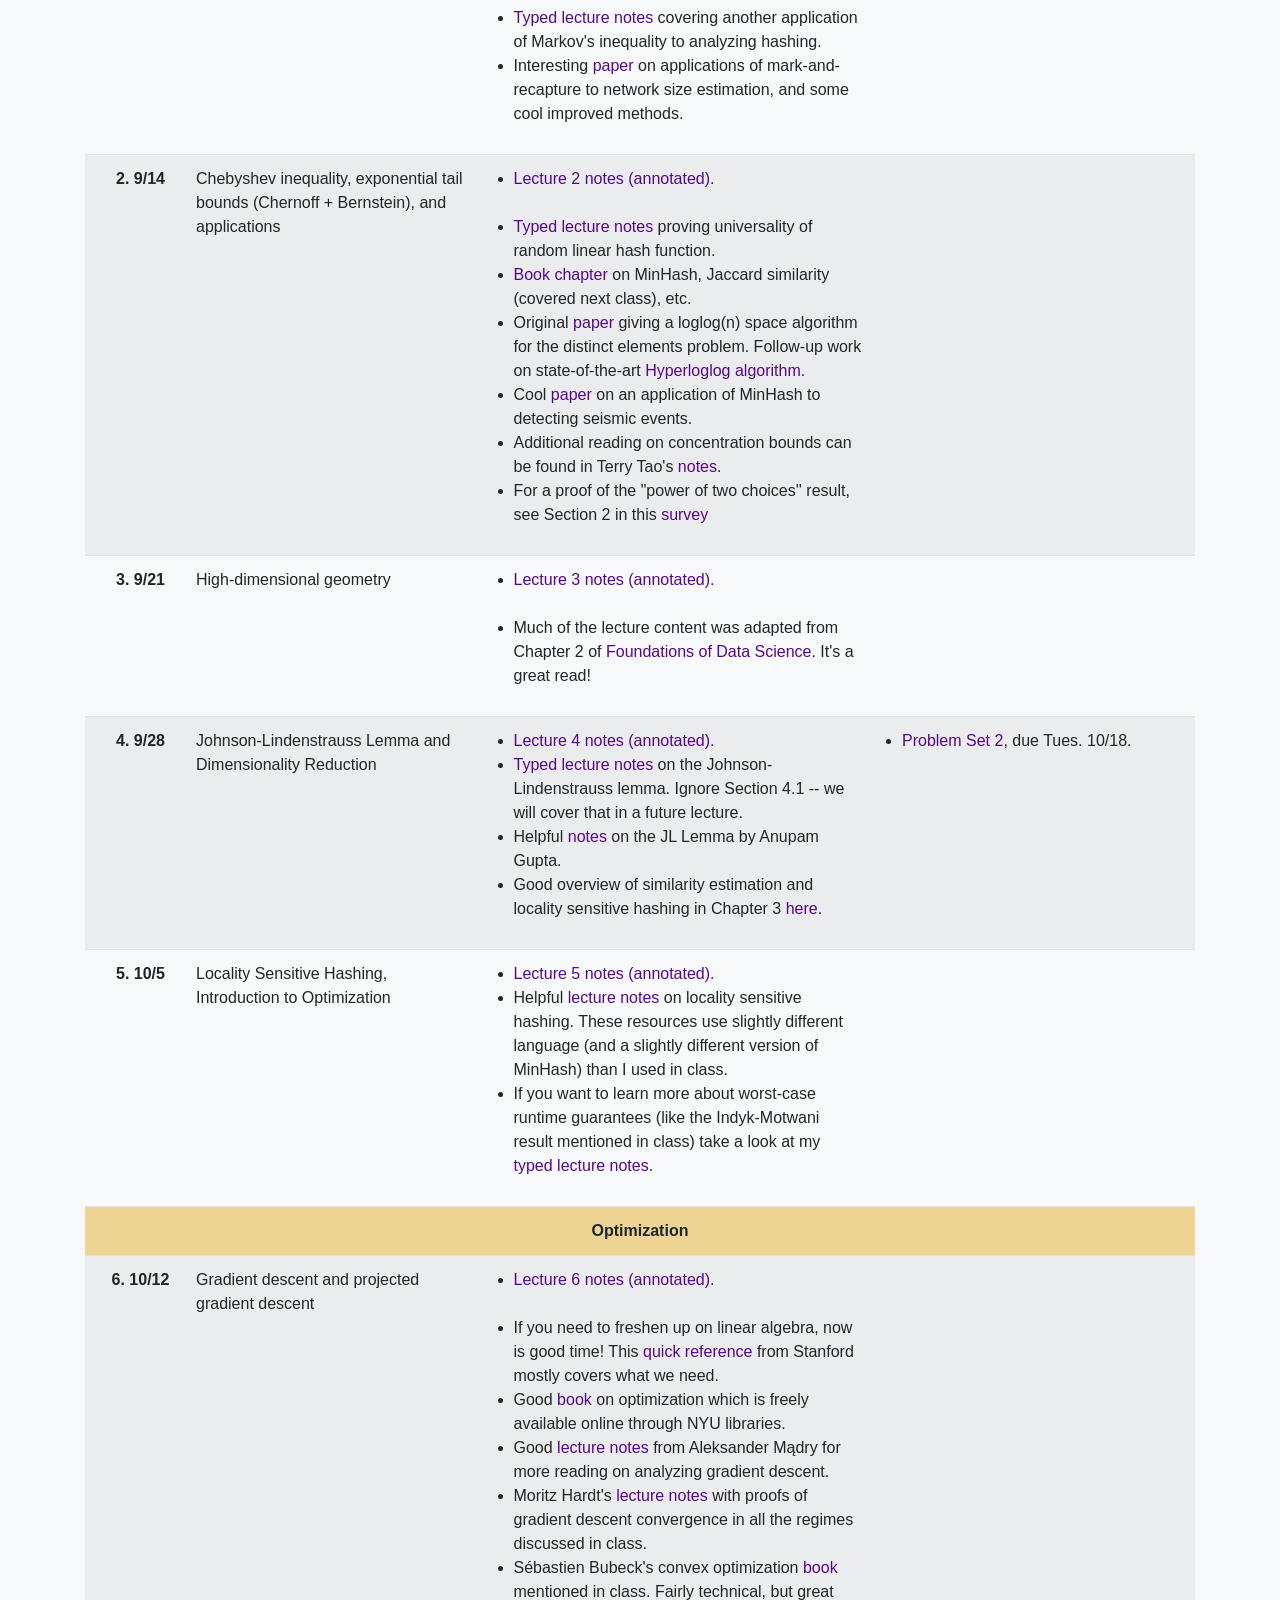
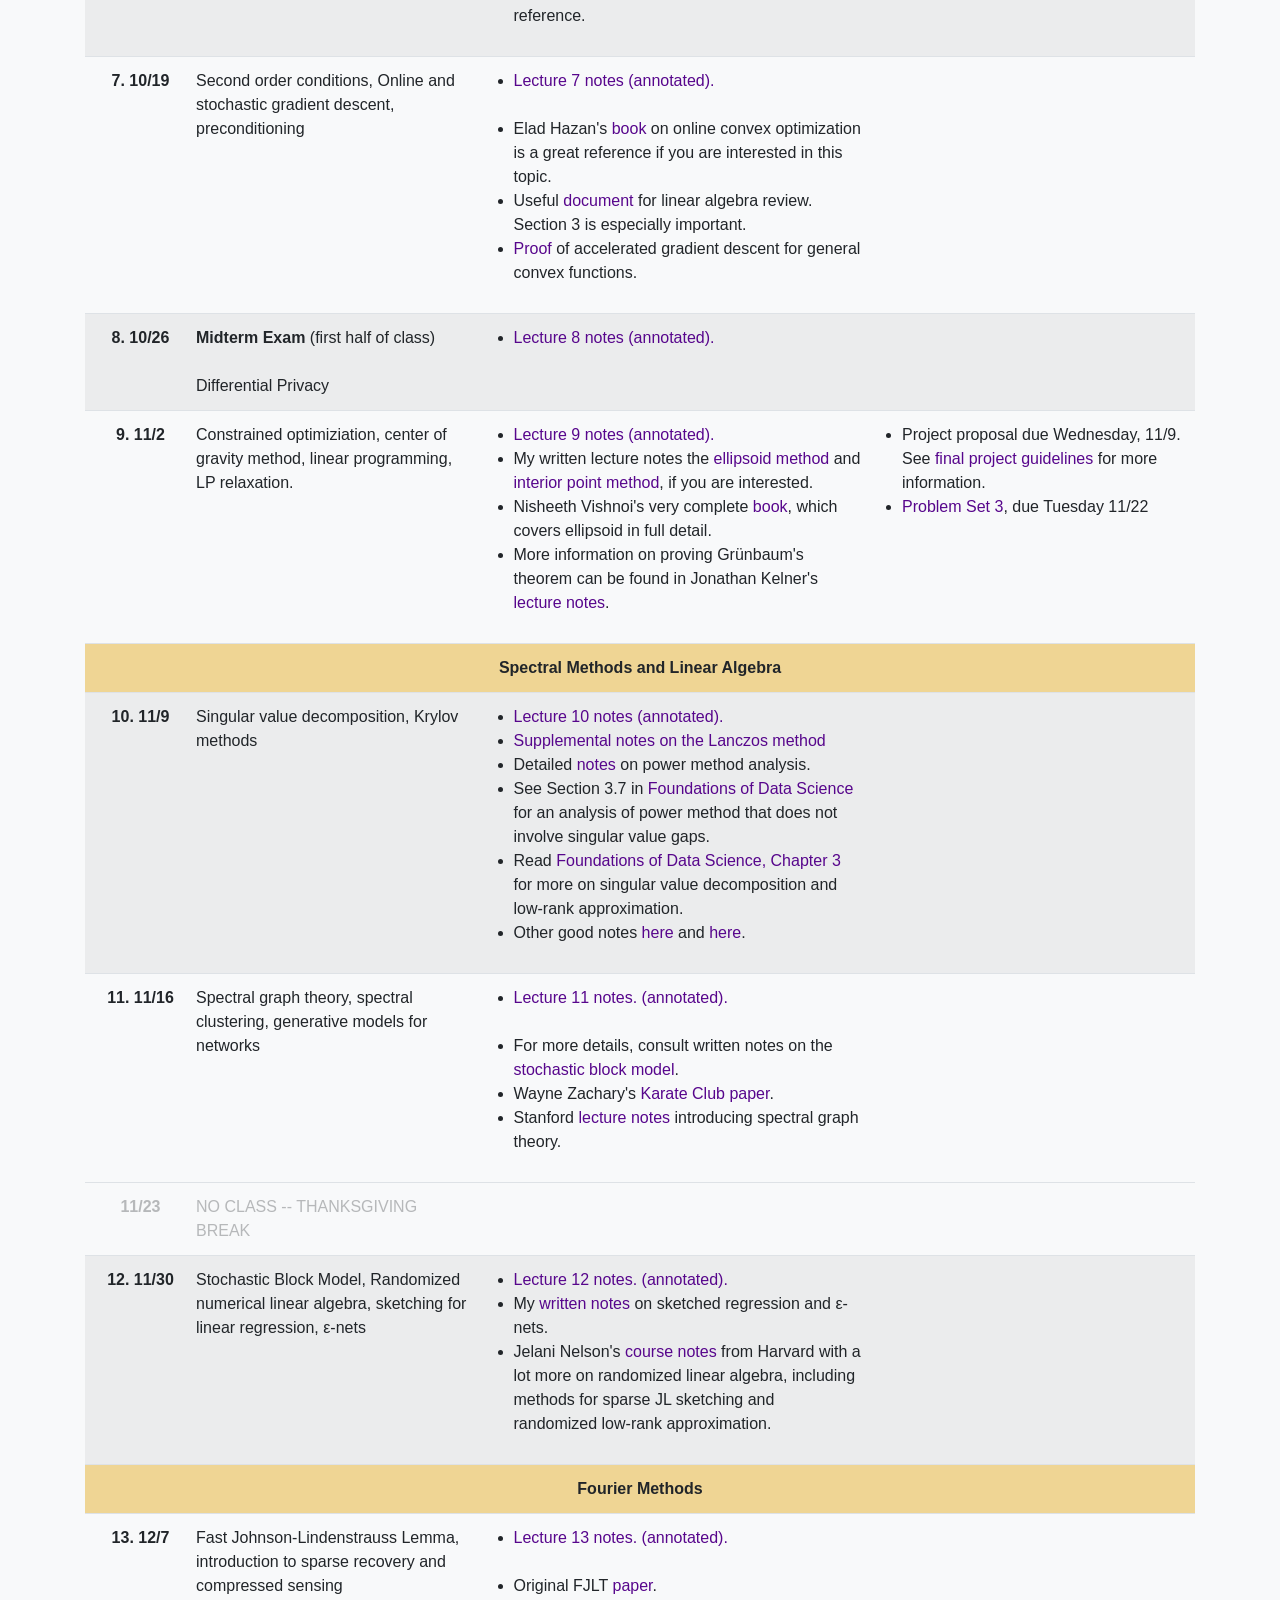
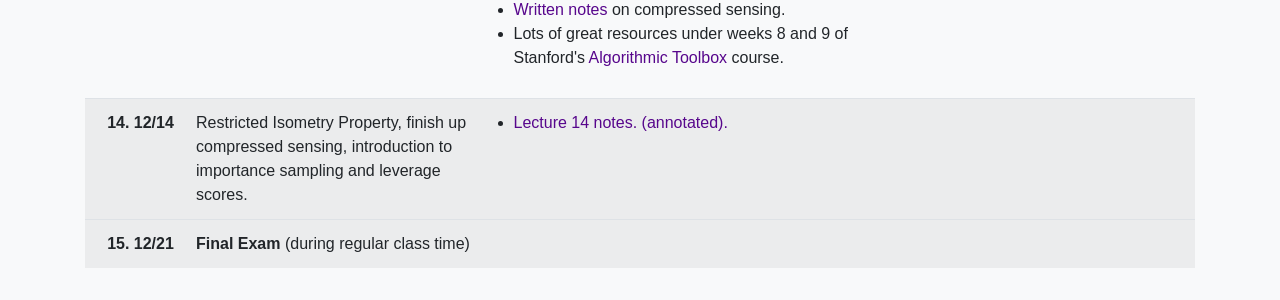
<file: amlds2022/index.html>
<!doctype html>
<html lang="en">

<head>
    <!-- Required meta tags -->
    <meta charset="utf-8">
    <meta name="viewport" content="width=device-width, initial-scale=1, shrink-to-fit=no">

    <!-- Bootstrap CSS -->
    <link rel="stylesheet" href="css/bootstrap.min.css">
    <!-- Custom styles -->
    <link href="style.css" rel="stylesheet">
    <link rel="icon" href="favicon.ico">
    <base target="_blank">

    <title>6763 (3943) Fall 2022</title>
</head>

<body>

    <nav class="navbar navbar-expand-md navbar-dark fixed-top bg-dark">
        <a class="navbar-brand" href="#">6763 Fall 2022</a>
        <button class="navbar-toggler" type="button" data-toggle="collapse" data-target="#navbarsExampleDefault"
            aria-controls="navbarsExampleDefault" aria-expanded="false" aria-label="Toggle navigation">
            <span class="navbar-toggler-icon"></span>
        </button>

        <div class="collapse navbar-collapse" id="navbarsExampleDefault">
            <ul class="navbar-nav mr-auto">
                <li class="nav-item">
                    <a class="nav-link" href="https://edstem.org/us/courses/26232/">Ed Discussion</a>
                </li>
                <li class="nav-item">
                    <a class="nav-link" href="https://brightspace.nyu.edu/d2l/home/216971">Brightspace</a>
                </li>
                <li class="nav-item">
                    <a class="nav-link" href="syllabus.pdf">Syllabus</a>
                </li>
                <li class="nav-item dropdown">
                    <a class="nav-link dropdown-toggle" id="dropdown01" data-toggle="dropdown" aria-haspopup="true"
                        aria-expanded="false">Previous
                        Years
                    </a>
                    <div class="dropdown-menu" aria-labelledby="dropdown01">
                        <a class="dropdown-item" href="/course_webpages/amlds2021/">2021</a>
                        <a class="dropdown-item" href="/course_webpages/amlds2020/">2020</a>
                        <a class="dropdown-item" href="/course_webpages/amlds2019/">2019</a>
                    </div>
                </li>
            </ul>
        </div>
    </nav>
    

    <main role="main">
        <section class="jumbotron text-center">
            <div class="container">
                <h1 class="jumbotron-heading">NYU CS-GY 6763 (3943)<br>Algorithmic Machine Learning <br> and Data Science</h1>

                <p class="lead text-muted">
                    Advanced theory course exploring contemporary computational methods that enable machine learning and data science at scale. 
                </p>

                <h5 class="instructors">
                    <br/>
                    <p><b>Course Team:</b></p>

                    <div class="row">
                        <div class="col-sm">
                            <a href="https://www.chrismusco.com/"><img src="christophermusco.jpg" alt="Christopher Musco" height="150"></a>
                            <div class="role">Professor</div>
                            <a href="mailto:cmusco@nyu.edu">Christopher Musco</a>
                        </div>
                        <div class="col-sm">
                            <a href="https://aarshvig.github.io/"><img src="aarshvi.jpg" alt="Aarshvi Gajjar" height="150"></a>
                            <div class="role">Course Assistant</div>
                            <a href="mailto:ag7378@nyu.edu">Aarshvi Gajjar</a>
                        </div>
                        <div class="col-sm">
                            <a href="https://www.linkedin.com/in/atsushi-shimizu/"><img src="atsushi.jpg" alt="Atsushi Shimizu" height="150"></a>
                            <div class="role">Course Assistant</div>
                            <a href="mailto:as15106@nyu.edu">Atsushi Shimizu</a>
                        </div>
                        <div class="col-sm">
                            <a href="https://www.lucasrosenblatt.com/"><img src="lucas.jpg" alt="​​​​Lucas Rosenblatt"  height="150"></a>
                            <div class="role">Course Assistant</div>
                            <a href="mailto:lucas.rosenblatt@nyu.edu ">​​​​Lucas Rosenblatt</a>
                        </div>
                    </div>
                </h5>
            </div>
        </section>

        <div class="album py-3 bg-light">
            <div class="container">
                <div class="row">
                </div>
                <div class="row">
                    <div class="col-sm">
                        <p class="courseinfo">
                            <b>Lectures:</b> Wednesday 11:00am-1:30pm, Rogers Hall, Room 325. Recordings available through Brightspace.<br>

                            <b>Reading group:</b> Calendar <a href="https://calendar.google.com/calendar/u/0?cid=ODAyNGIxZTVjY2QyYmVhYzcxZmExZDg5MDIwZDhiZjZjZGVjZGU2Yjc0NGQ3ZTljMjBjODRmZmQ2YjJkZWZlYkBncm91cC5jYWxlbmRhci5nb29nbGUuY29t">here</a>. Sign up sheet <a href="https://docs.google.com/spreadsheets/d/1I6FFq8HFBxJaSeGMgD3rX83R8PjN8xT1VosCKzerd1M/edit#gid=0">here</a>.<br>

                            <b>Prof. office hours (general):</b> Mondays 11:00pm-12:30pm, <a href="https://nyu.zoom.us/my/cmusco">Zoom link</a>. <br> 
                            <b>Lucas office hours (general):</b> Tuesdays 10:30am-11:30pm, 8th Floor common area, 370 Jay<br>     
                            <b>Atsushi office hours (general):</b> Fridays 4:00pm-5:00pm, <a href="https://nyu.zoom.us/j/92407797261">Zoom link</a><br>     
                            <b>Aarshvi office hours (undergrad only):</b> Mondays 12:30-1:30pm, <a href="https://nyu.zoom.us/j/4930626203?pwd=a1JNRENDVUE3RTgrWm42SVVtR2xzZz09">Zoom link</a>. <br>     
                        </p>
                        <p class="courseinfo">
                            <b>Syllabus:</b> <a href="syllabus.pdf"> here.</a></br>
                            <b>Gradescope Entry Code:</b> RZ56X4 </br>
                            <b>Link to Join Ed Discussion:</b> https://edstem.org/us/join/eYUQ22
                            <b>Grading breakdown:</b> Quizzes 0%, Problem Sets 50%, Midterm 20%, Final Project OR Final Exam 20%, Partipation 10%  </br>
                            <b>Final project guidelines:</b> <a href="project_guidelines.pdf"> here.</a>
                        </p>
                        <p class="courseinfo">
                            <b>Quizzes:</b> Optional weekly check-in quizzes will be administered via GradeScope. They can be completed either after each lecture to check your understanding, or whenver you feel would be helpful (e.g. before an exam).
                        </p>
                            
                        <p class="courseinfo">
                            <b>Problem Sets:</b> Problem sets must be turned in via GradeScope. 
                            
                            While not required, I encourage students to prepare problem sets in <a href="https://astrobites.org/2018/01/20/getting-started-with-latex/">LaTeX</a> or <a href="https://en.wikipedia.org/wiki/Markdown"> Markdown</a> (with <a href="http://support.typora.io/Math/">math support</a>.)
                            You can use this <a href="template.tex">template</a> for LaTeX. While there is a learning curve, these tools typically save students time in the end! If you do write problems by hand, scan and upload as a PDF.
                      
                            <u>Collaboration is allowed on homework, but solutions and code must be written independently</u>. Writing should not be done in parallel, and students must list collaborators for each problem  separately. 
                        </p>
                    </div>
                    <div class="col-sm">
                        <p class="courseinfo">
                            <b>Prerequisites:</b> This course is mathematically rigorous, and is intended for graduate students and advanced undergraduates. Formally we require previous courses in machine learning, algorithms, and linear algebra. Experience with probability and random variables is necessary. See the <a href="syllabus.pdf">syllabus</a> for more details and email Prof. Musco if you have questions about your preparation for the course! 
                        </p>

                        <p class="courseinfo">
                            <b>Resources:</b> There is no textbook to purchase. Course material will consist of my written lecture notes, as well as assorted online resources, including papers, notes from other courses, and publicly available surveys. Please refer to the course webpage before and after lectures to keep up-to-date as new resources are posted.
                        </p>
                        <p class="courseinfo"> 
                            <b>Reading Group:</b> It's an exciting time for research at the intersection of algorithm design and the data sciences. Most of the topics covered in this course are still the subject of active research. 
                            
                            Starting midway through the semester we will be holding a reading group for students working on final projects (and any others who wish) to discuss and workshop papers.
                            <br>

                            <!-- If you will be participating in the reading group, please sign up to be a presenter or discussion leader for at least one week in this <a href="https://docs.google.com/spreadsheets/d/1UOnYEZ5STQD07L3ppPHmMhf4yCu6nM9GBRShUv3QfDw/edit?usp=sharing">spreadsheet</a>, which also contains the schedule. -->
                        </p>
                        
                        <p>
                            
                            <b>Problem Sets:</b><br/> 
                            <a href="homeworks/hw1.pdf">Problem Set 1</a> (due Tuesday, Sept. 27th by 11:59pm ET).<br/>
                            <a href="homeworks/hw2.pdf">Problem Set 2</a> (due Tuesday, Oct. 18th by 11:59pm ET).<br/>
                            <a href="midterm_prep.pdf">Midterm Information</a> (exam on Wednesday, Oct. 26th).<br/>
                            <a href="homeworks/hw3.pdf">Problem Set 3</a>, <a href="homeworks/covid_data.csv">covid_data.csv</a> (due Tues, Nov. 22th by 11:59pm ET).<br/>
                            <a href="homeworks/hw4.pdf">Problem Set 4</a> (due Thursday, Dec. 15th by 11:59pm ET).<br/>
                            <a href="final_prep.pdf">Final Exam Information</a> (exam on Wednesday, Dec. 21st).<br/>  
                        </p>
                       
                    </div>
                </div>
            </div>
        </div>

        <div class="album py-3 bg-light">
            <div class="container">
                <table class="table">
                    <thead class="thead-dark">
                        <tr>
                            <th scope="col">Week #</th>
                            <th scope="col">Topic</th>
                            <th scope="col">Reading</th>
                            <th scope="col">Homework</th>
                        </tr>
                    </thead>
                    <tbody>

                        <tr class="tablesection">
                            <td colspan="4">The Power of Randomness</td>
                        </tr>

                        <tr class="oddrow">
                            <th scope="row">1. 9/7</th>
                            <td>
                                Random variables and concentration, Markov's inequality, applications
                            </td>
                            <td>
                                <ul>
                                    <li>
                                        <a href="lectures/lec1.pdf">Lecture 1 notes</a> 
                                        <a href="lectures/lec1_annotated.pdf">(annotated).</a>
                                    </li>
                                    <br>

                                    <li>
                                        <a href="http://cs229.stanford.edu/section/cs229-prob.pdf">Probability review</a>! None of this should be new, but you might want to brush up if you haven't taken prob/stat in a while. A student recommended <a href="http://www.probabilitycourse.com/">this resource</a> for review.
                                    </li>
                                    <li>
                                        <a href = https://www.cs.princeton.edu/courses/archive/fall18/cos521/Lectures/lec1.pdf>Typed lecture notes</a> covering another application of Markov's inequality to analyzing hashing.
                                    </li>
                                    <li>
                                        Interesting <a href="https://edoliberty.github.io/papers/Estimating_the_size_of_OSN-WWW2011.pdf">paper</a> on applications of mark-and-recapture to network size estimation, and some cool improved methods. 
                                    </li>
                                </ul>
                            </td>
                            <td>
                                <ul>
                                    <li>
                                        <a href="homeworks/hw1.pdf">Problem Set 1</a>, due Tues. 9/27.
                                    </li>
                                </ul>
                            </td>
                        </tr>
                        <tr class="evenrow">
                            <th scope="row">2. 9/14</th>
                            <td>Chebyshev inequality, exponential tail bounds (Chernoff + Bernstein), and applications</td>
                            <td>
                                <ul>
                                    <li>
                                        <a href="lectures/lec2.pdf">Lecture 2 notes</a> 
                                        <a href="lectures/lec2_annotated.pdf">(annotated)</a>. 
                                    </li>
                                    <br>

                                    <li>
                                        <a href = https://www.cs.princeton.edu/courses/archive/fall18/cos521/Lectures/lec1.pdf>Typed lecture notes</a> proving universality of random linear hash function.
                                    </li>
                                    <li>
                                        <a href="http://infolab.stanford.edu/~ullman/mmds/ch3.pdf">Book chapter</a> on MinHash, Jaccard similarity (covered next class), etc.
                                    </li>
                                    <li>
                                        Original <a href="resources/FlajoletDurand.pdf">paper</a> giving a loglog(n) space algorithm for the distinct elements problem. Follow-up work on state-of-the-art <a href="resources/hyperloglog.pdf">Hyperloglog algorithm.</a> 
                                    </li>
                                    <li>
                                        Cool <a href="https://www.vldb.org/pvldb/vol11/p1674-rong.pdf">paper</a> on an application of MinHash to detecting seismic events.
                                    </li>
                                    <li>
                                        Additional reading on concentration bounds can be found in Terry Tao's <a href="https://terrytao.wordpress.com/2010/01/03/254a-notes-1-concentration-of-measure/">notes</a>.
                                    </li>
                                    <li>
                                        For a proof of the "power of two choices'' result, see Section 2 in this <a href="http://www.eecs.harvard.edu/~michaelm/postscripts/handbook2001.pdf">survey</a>
                                    </li>
                                </ul>
                            </td>
                            <td>
                                <!-- <ul>
                                    <li>
                                        <a href="https://brightspace.nyu.edu/d2l/le/lessons/126293/topics/5837809">Week 2 Check-in quiz</a>, due Tues. 9/21 before class.
                                    </li>
                                </ul> -->
                            </td>
                        </tr>
                        <tr class="oddrow">
                            <th scope="row">3. 9/21</th>
                            <td>
                                High-dimensional geometry
                            </td>
                            <td>     
                                <ul>
                                    <li>
                                        <a href="lectures/lec3.pdf">Lecture 3 notes</a> 
                                        <a href="lectures/lec3_annotated.pdf">(annotated).</a>
                                    </li>
                                    <br>

                                    <li>Much of the lecture content was adapted from Chapter 2 of  <a href="https://www.cs.cornell.edu/jeh/book.pdf">Foundations of Data Science</a>. It's a great read!</li>
                                </ul>                           
                            </td>
                            <td>
                                <!-- <ul>
                                    <li>
                                        <a href="https://doodle.com/poll/fp2rh653ub6zkq2r?utm_source=poll&utm_medium=link">Doodle poll to select reading group time</a>, complete by Tues. 9/28.
                                    </li>
                                </ul> -->
                            </td>
                        </tr>
                        <tr class="evenrow">
                            <th scope="row">4. 9/28</th>
                            <td>
                                Johnson-Lindenstrauss Lemma and Dimensionality Reduction
                            </td>
                            <td>
                                <ul>
                                    <li>
                                        <a href="lectures/lec4.pdf">Lecture 4 notes</a> 
                                        <a href="lectures/lec4_annotated.pdf">(annotated).</a>
                                    </li>
                                    <li><a href = https://www.cs.princeton.edu/courses/archive/fall18/cos521/Lectures/lec10.pdf>Typed lecture notes</a> on the Johnson-Lindenstrauss lemma. Ignore Section 4.1 -- we will cover that in a future lecture. 
                                    </li>
                                    <li>Helpful <a href="https://www.cs.cmu.edu/~avrim/Randalgs11/lectures/lect0314.pdf">notes</a> on the JL Lemma by Anupam Gupta.</li>
                                    <li>
                                        Good overview of similarity estimation and locality sensitive hashing in Chapter 3 <a href="http://www.mmds.org/">here</a>. 
                                    </li>
                                    <!-- <li>
                                        These <a href="http://web.stanford.edu/class/cs246/slides/03-lsh.pdf">lecture notes</a> are also helpful. These resources use slightly different language (and a slightly different version of MinHash) than I used in class.
                                    </li>
                                    <li>
                                        If you want to learn more about worst-case runtime guarantees (like the Indyk-Motwani result mentioned in class) take a look at my <a href="https://www.cs.princeton.edu/courses/archive/fall18/cos521/Lectures/lec12.pdf">typed lecture notes</a>.
                                    </li> -->
                                </ul>
                            </td>
                            <td>
                                <ul>
                                    <li>
                                        <a href="homeworks/hw2.pdf">Problem Set 2</a>, due Tues. 10/18.
                                    </li>
                                </ul>
                            </td>
                        </tr>

                        <tr class="oddrow">
                            <th scope="row">5. 10/5</th>
                            <td>
                                Locality Sensitive Hashing, Introduction to Optimization
                            </td>
                            <td>
                                <ul>
                                    <li>
                                        <a href="lectures/lec5.pdf">Lecture 5 notes</a> 
                                        <a href="lectures/lec5_annotated.pdf">(annotated).</a>
                                    </li>
                                    <li>
                                        Helpful <a href="http://web.stanford.edu/class/cs246/slides/03-lsh.pdf">lecture notes</a> on locality sensitive hashing. These resources use slightly different language (and a slightly different version of MinHash) than I used in class.
                                    </li>
                                    <li>
                                        If you want to learn more about worst-case runtime guarantees (like the Indyk-Motwani result mentioned in class) take a look at my <a href="https://www.cs.princeton.edu/courses/archive/fall18/cos521/Lectures/lec12.pdf">typed lecture notes</a>.
                                    </li>
                                </ul>
                            </td>
                            <td>
                            </td>
                        </tr>

                        <tr class="tablesection">
                            <td colspan="4">Optimization</td>
                        </tr>

                        <tr class="evenrow">
                            <th scope="row">6. 10/12</th>
                            <td>
                                Gradient descent and projected gradient descent 
                            </td>
                            <td>
                                <ul>
                                    <li>
                                        <a href="lectures/lec6.pdf">Lecture 6 notes</a> 
                                        <a href="lectures/lec6_annotated.pdf">(annotated).</a></li>
                                    <br>
                                    <li>
                                        If you need to freshen up on linear algebra, now is good time! This <a href="http://web.stanford.edu/class/cs246/handouts/CS246_LinAlg_review.pdf">quick reference</a> from Stanford mostly covers what we need.
                                    </li>
                                    <li>
                                        Good <a href="https://link.springer.com/book/10.1007/978-0-387-40065-5">book</a> on optimization which is freely available online through NYU libraries.
                                    </li>
                                    <li>
                                        Good <a href="https://people.csail.mit.edu/madry/6S978/">lecture notes</a> from Aleksander Mądry for more reading on analyzing gradient descent.
                                    </li>  
                                    <li>
                                        Moritz Hardt's <a href="https://ee227c.github.io/notes/ee227c-notes.pdf">lecture notes</a> with proofs of gradient descent convergence in all the regimes discussed in class.
                                    </li>
                                    <li>
                                        Sébastien Bubeck's convex optimization <a href="https://arxiv.org/pdf/1405.4980.pdf">book</a> mentioned in class. Fairly technical, but great reference. 
                                    </li> 
                                </ul>
                            </td>
                            <td>
                                <!-- <ul>
                                    <li>
                                        Decide on if you will be completing a project by Friday, 10/8. Sign up for reading group slot. 
                                    </li>
                                    <li>
                                        Week 5 Check-in quiz, due Tues. 10/19 before class.
                                    </li>
                                </ul> -->
                            </td>    
                        </tr>

                        <tr class="oddrow">
                            <th scope="row">7. 10/19</th>
                            <td>
                                Second order conditions, Online and stochastic gradient descent, preconditioning
                            </td>
                            <td>
                                <ul>
                                    <li>
                                        <a href="lectures/lec7.pdf">Lecture 7 notes</a> 
                                        <a href="lectures/lec7_annotated.pdf">(annotated).</a></li>
                                    <br>
                                    <li>
                                        Elad Hazan's <a href="https://arxiv.org/pdf/1909.05207.pdf">book</a> on online convex optimization is a great reference if you are interested in this topic.
                                    </li>
                                    <li>
                                        Useful <a href="http://cs229.stanford.edu/section/cs229-linalg.pdf">document</a> for linear algebra review. Section 3 is especially important.
                                    </li>
                                    <li>
                                        <a href=" https://blogs.princeton.edu/imabandit/2014/03/06/nesterovs-accelerated-gradient-descent-for-smooth-and-strongly-convex-optimization/">Proof</a> of accelerated gradient descent for general convex functions.
                                    </li>
                                </ul>
                            </td>
                            <td>
                            </td>
                        </tr>

                        <tr class="evenrow">
                            <th scope="row">8. 10/26</th>
                            <td> 
                                <b>Midterm Exam</b> (first half of class)
                                <br>
                                <br>
                                
                                Differential Privacy
                            </td>
                            <td>
                                <ul>
                                    <li>
                                        <a href="lectures/lec8_lucas.pdf">Lecture 8 notes</a> 
                                        <a href="lectures/lec8_lucas_annotated.pdf">(annotated).</a>
                                    </li>
                                </ul>
                            </td>
                            <td>
                            </td>
                        </tr>

                        <tr class="oddrow">
                            <th scope="row">9. 11/2</th>
                            <td>
                                Constrained optimiziation, center of gravity method, linear programming, LP relaxation.
                            </td>
                            <td>
                                <ul>
                                    <li>
                                        <a href="lectures/lec9.pdf">Lecture 9 notes</a> 
                                        <a href="lectures/lec9_annotated.pdf">(annotated).</a>
                                    </li>
                                    <li>
                                        My written lecture notes the <a href="https://www.cs.princeton.edu/courses/archive/fall18/cos521/Lectures/lec16.pdf">ellipsoid method </a> and <a href="https://www.cs.princeton.edu/courses/archive/fall18/cos521/Lectures/lec17.pdf">interior point method</a>, if you are interested.
                                    </li>
                                    <li>
                                        Nisheeth Vishnoi's very complete <a href="https://convex-optimization.github.io/ACO-v1.pdf">book</a>, which covers ellipsoid in full detail.
                                    </li>
                                    <li>
                                        More information on proving Gr&uuml;nbaum's theorem can be found in Jonathan Kelner's <a href="https://ocw.mit.edu/courses/mathematics/18-409-topics-in-theoretical-computer-science-an-algorithmists-toolkit-fall-2009/lecture-notes/MIT18_409F09_scribe13.pdf">lecture notes</a>.
                                    </li>
                                </ul>
                            </td>
                            <td>
                                <ul>
                                    <li>
                                        Project proposal due Wednesday, 11/9. See <a href="project_guidelines.pdf">final project guidelines</a> for more information.
                                    </li>
                                    <li>
                                        <a href="homeworks/hw3.pdf">Problem Set 3</a>, due Tuesday 11/22
                                    </li>
                                </ul>
                            </td>
                        </tr>

                        <tr class="tablesection">
                                <td colspan="4">Spectral Methods and Linear Algebra</td>
                        </tr>
                        <tr class="evenrow">
                                <th scope="row">10. 11/9</th>
                                <td> 
                                    Singular value decomposition, Krylov methods
                                </td>
                                <td>
                                    <ul>
                                        <li>
                                            <a href="lectures/lec10.pdf">Lecture 10 notes</a>
                                            <a href="lectures/lec10_annotated.pdf">(annotated).</a> 
                                        </li>
                                        <li>
                                            <a href="lectures/lanczos_method.html">Supplemental notes on the Lanczos method</a>
                                        </li>
                                        <li>
                                            Detailed <a href="https://www.cs.princeton.edu/courses/archive/fall18/cos521/Lectures/lec14.pdf">notes</a> on power method analysis.</li>
                                        <li>
                                            See Section 3.7 in <a href="https://www.cs.cornell.edu/jeh/book.pdf}">Foundations of Data Science</a> for an analysis of power method that does not involve singular value gaps.
                                            </li>
                                            <li>Read <a href="https://www.cs.cornell.edu/jeh/book.pdf}">Foundations of Data Science, Chapter 3</a> for more on singular value decomposition and low-rank approximation.</li>
                                            <li>Other good notes <a href="http://infolab.stanford.edu/~ullman/mmds/ch11.pdf">here</a> and <a href="http://web.stanford.edu/class/cs168/l/l9.pdf">here</a>.
                                            </li>
                                    </ul>
                                </td>
                                <td></td>
                        </tr>

                        <tr class="oddrow">
                            <th scope="row">11. 11/16</th>
                            <td> 
                                Spectral graph theory, spectral clustering, generative models for networks
                            </td>
                            <td>
                                <ul>
                                    <li>
                                        <a href="lectures/lec11.pdf">Lecture 11 notes.</a> 
                                        <a href="lectures/lec11_annotated.pdf">(annotated).</a>
                                    </li><br>
                                    <li>
                                        For more details, consult written notes on the <a href="https://www.cs.princeton.edu/courses/archive/fall18/cos521/Lectures/lec14.pdf">stochastic block model</a>.
                                    </li>
                                    <li>
                                        Wayne Zachary's <a href="http://www1.ind.ku.dk/complexLearning/zachary1977.pdf">Karate Club paper</a>.
                                    </li>
                                    <li>
                                        Stanford <a href="http://web.stanford.edu/class/cs168/l/l11.pdf">lecture notes</a> introducing spectral graph theory.
                                    </li>
                                </ul>
                            </td>
                            <td></td>
                            <td></td>
                        </tr>

                        <tr class="offday oddrow">
                            <th scope="row">11/23</th>
                            <td>NO CLASS -- THANKSGIVING BREAK</td>
                            <td></td>
                            <td></td>
                        </tr>

                        <tr class="evenrow">
                            <th scope="row">12. 11/30</th>
                            <td>
                                Stochastic Block Model, Randomized numerical linear algebra, sketching for linear regression, &epsilon;-nets
                            </td>
                            <td>
                                <ul>
                                    <li>
                                        <a href="lectures/lec12.pdf">Lecture 12 notes.</a> 
                                        <a href="lectures/lec12_annotated.pdf">(annotated).</a>
                                    </li>
                                    <li>
                                        My <a href="https://www.cs.princeton.edu/courses/archive/fall18/cos521/Lectures/lec11.pdf">written notes</a> on sketched regression and &epsilon;-nets.
                                    </li>
                                    <li>
                                        Jelani Nelson's <a href="http://people.seas.harvard.edu/~minilek/cs229r/fall15/lec.html">course notes</a> from Harvard with a lot more on randomized linear algebra, including methods for sparse JL sketching and randomized low-rank approximation. 
                                    </li>
                                    <!-- <li>
                                        &epsilon;-net arguments are used all over the place in learning theory, algorithm design, and high dimensional probability. Here's an example of how they appear in a
                                        <a href="https://www2.cs.duke.edu/courses/spring07/cps296.2/scribe_notes/lecture09.pdf">different context</a>.
                                    </li> -->
                                </ul>
                            </td>
                            <td>
                            </td>
                        </tr>



                        <!-- <tr class="oddrow">
                            <th scope="row">12. 11/30</th>
                            <td>
                                Markov Chains, Metropolis-Hastings
                            </td>
                            <td>
                            </td>
                            <td>
                            </td>
                        </tr> -->

                        <tr class="tablesection">
                                <td colspan="4">Fourier Methods</td>
                        </tr>
                        <tr class="oddrow">
                            <th scope="row">13.  12/7</th>
                            <td>
                                Fast Johnson-Lindenstrauss Lemma, introduction to sparse recovery and compressed sensing
                            </td>
                            <td>
                                <ul>
                                    <li>
                                        <a href="lectures/lec13.pdf">Lecture 13 notes.</a>
                                        <a href="lectures/lec13_annotated.pdf">(annotated).</a></li><br>
                                    <li>
                                        Original FJLT
                                        <a href="https://www.cs.princeton.edu/~chazelle/pubs/FJLT-sicomp09.pdf">paper</a>.
                                    </li>
                                    <li>
                                        <a href="https://www.cs.princeton.edu/courses/archive/fall18/cos521/Lectures/lec21.pdf">Written notes</a> on compressed sensing.
                                    </li>
                                    <li>
                                        Lots of great resources under weeks 8 and 9 of Stanford's <a href="https://web.stanford.edu/class/cs168/">Algorithmic Toolbox</a> course.
                                    </li>
                                </ul>
                            </td>
                            <td></td>
                        </tr>

                        <tr class="evenrow">
                            <th scope="row">14. 12/14</th>
                            <td>
                                Restricted Isometry Property, finish up compressed sensing, introduction to importance sampling and leverage scores.
                            </td>
                            <td>
                                <ul>
                                    <li>
                                        <a href="lectures/lec14.pdf">Lecture 14 notes.</a> 
                                        <a href="lectures/lec14_annotated.pdf">(annotated).</a>
                                    </li>
                                </ul>
                            </td>
                            <td></td>
                        </tr>


                        <tr class="evenrow">
                            <th scope="row">15. 12/21</th>
                            <td>
                                <b>Final Exam</b> (during regular class time)
                            </td>
                            <td></td>
                            <td></td>
                            <td></td>
                        </tr>
                    </tbody>
                </table>

            </div>
        </div>

    </main>

    <!-- <footer class="container">
        <p>&copy 2017-2018</p>
    </footer> -->

    <!-- Optional JavaScript -->
    <!-- jQuery first, then Popper.js, then Bootstrap JS -->
    <script src="js/jquery-3.3.1.min.js"></script>
    <script src="js/bootstrap.min.js"></script>
</body>

</html>
</file>
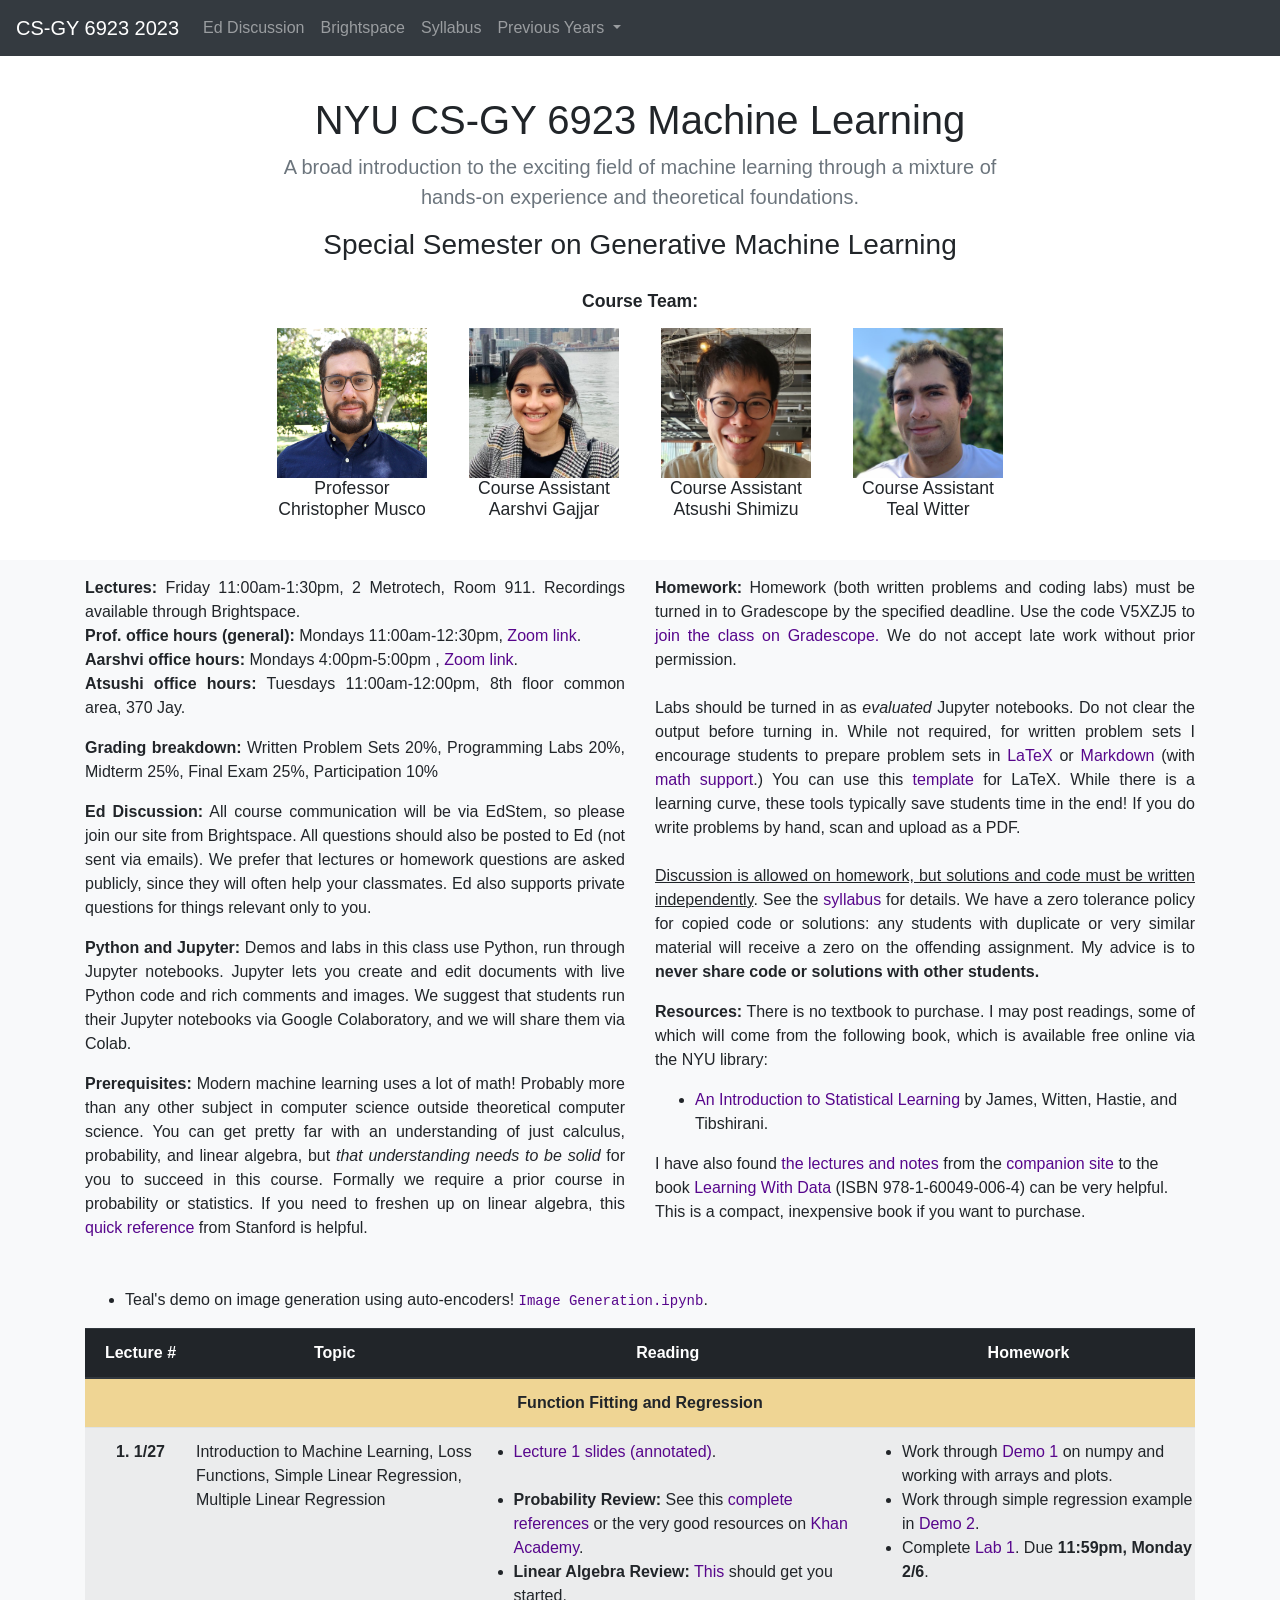
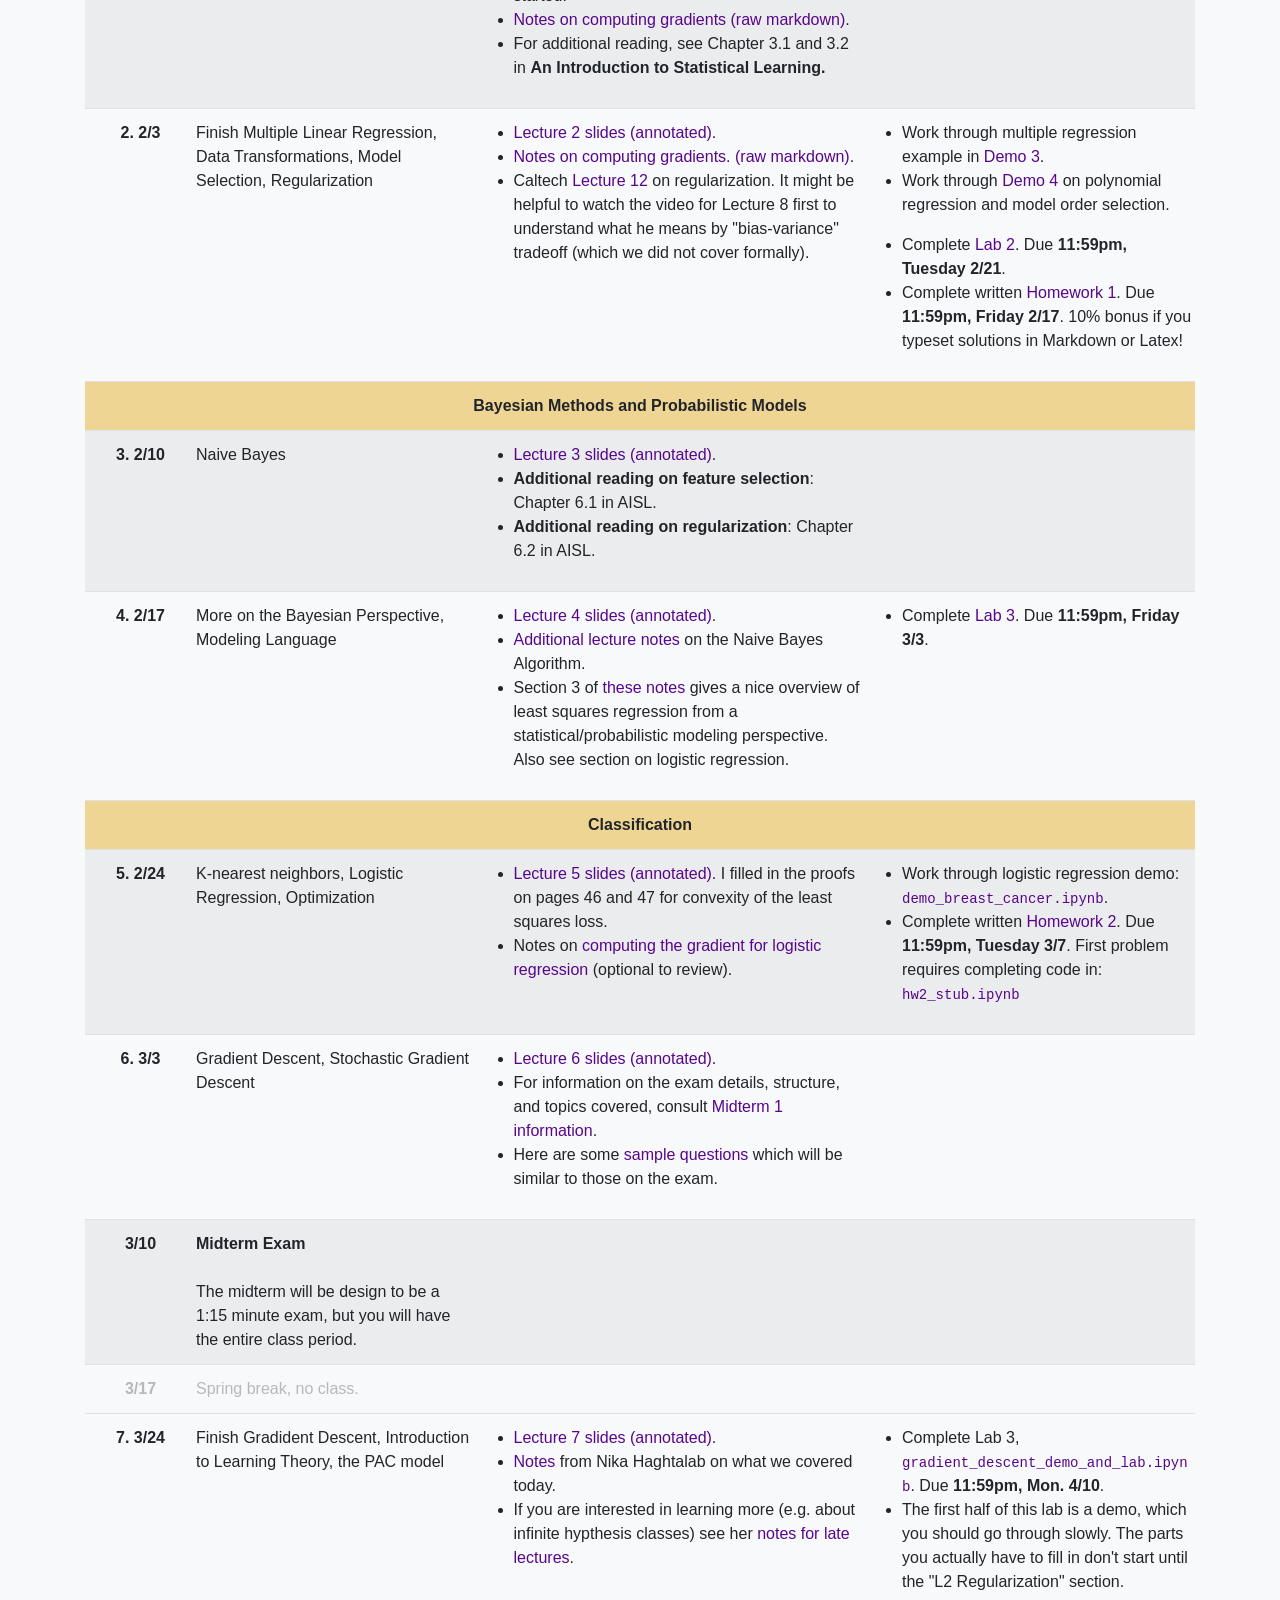
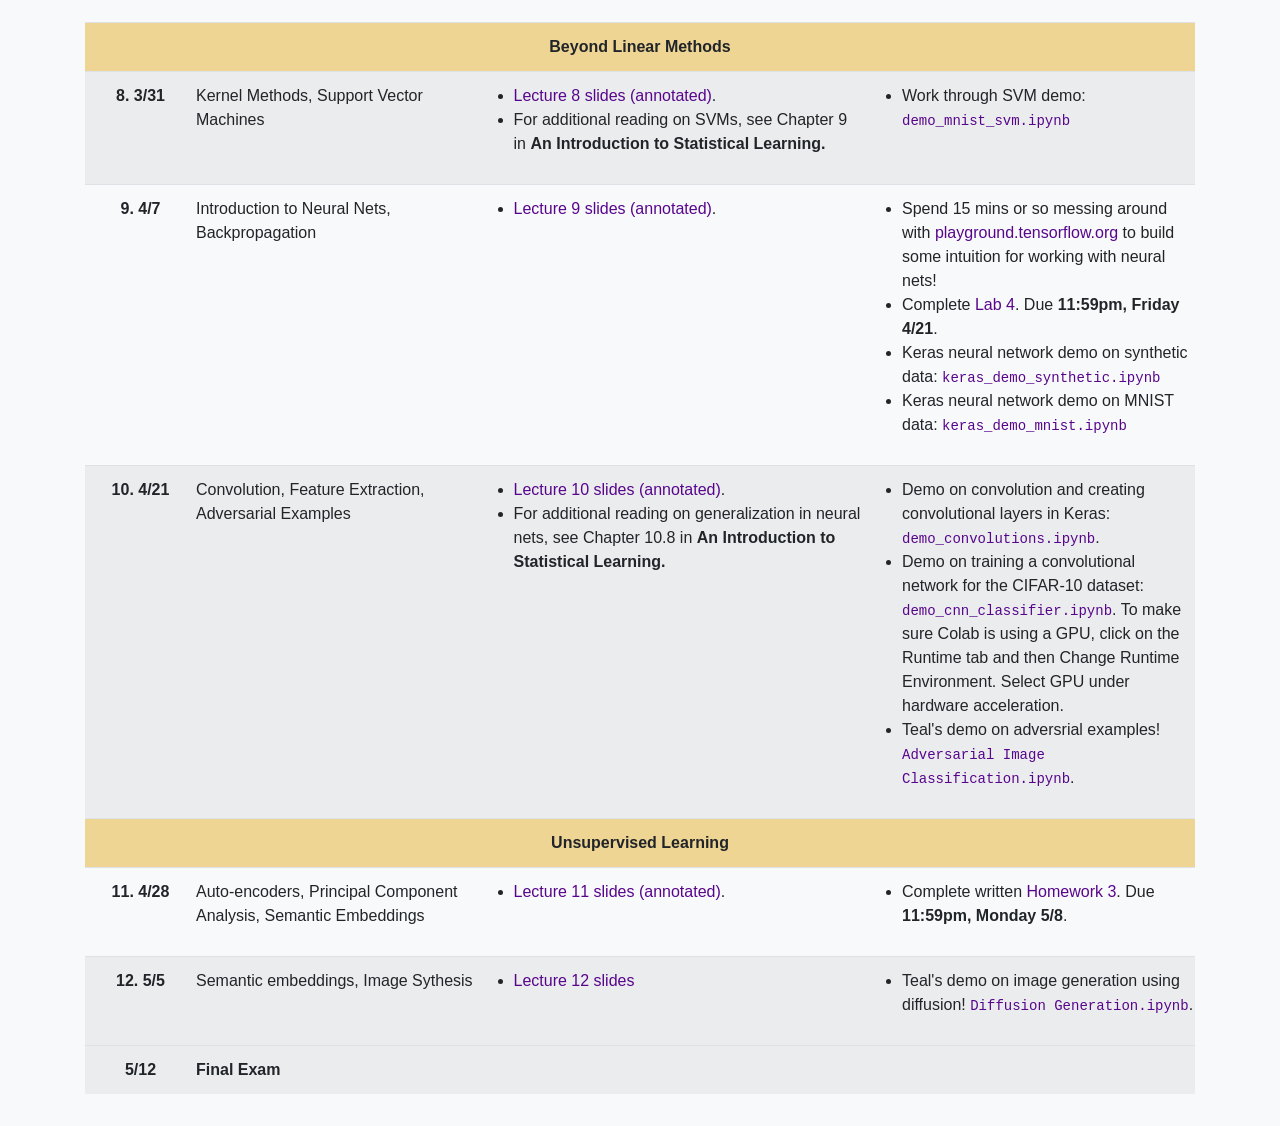
<file: machinelearning2023_grad/index.html>
<!doctype html>
<html lang="en">

<head>
    <!-- Required meta tags -->
    <meta charset="utf-8">
    <meta name="viewport" content="width=device-width, initial-scale=1, shrink-to-fit=no">

    <!-- Bootstrap CSS -->
    <link rel="stylesheet" href="css/bootstrap.min.css">
    <!-- Custom styles -->
    <link href="style.css" rel="stylesheet">
    <link rel="icon" href="favicon.ico">
    <base target="_blank">

    <title>CS-GY 6923 Spring 2023</title>
</head>

<body>

    <nav class="navbar navbar-expand-md navbar-dark fixed-top bg-dark">
        <a class="navbar-brand" href="#">CS-GY 6923 2023</a>
        <button class="navbar-toggler" type="button" data-toggle="collapse" data-target="#navbarsExampleDefault"
            aria-controls="navbarsExampleDefault" aria-expanded="false" aria-label="Toggle navigation">
            <span class="navbar-toggler-icon"></span>
        </button>

        <div class="collapse navbar-collapse" id="navbarsExampleDefault">
            <ul class="navbar-nav mr-auto">
                <li class="nav-item">
                    <a class="nav-link" href="https://edstem.org/us/courses/36243/discussion/">Ed Discussion</a>
                </li>
                <li class="nav-item">
                    <a class="nav-link" href="https://brightspace.nyu.edu/d2l/home/264665">Brightspace</a>
                </li>
                <li class="nav-item">
                    <a class="nav-link" href="syllabus.pdf">Syllabus</a>
                </li>
                <li class="nav-item dropdown">
                    <a class="nav-link dropdown-toggle" id="dropdown01" data-toggle="dropdown" aria-haspopup="true"
                        aria-expanded="false">Previous
                        Years
                    </a>
                    <div class="dropdown-menu" aria-labelledby="dropdown01">
                        <a class="dropdown-item" href="https://www.chrismusco.com/machinelearning2022/">2022</a>
                    </div>
                </li>
            </ul>
        </div>
    </nav>

    <main role="main">

        <!-- Main jumbotron for a primary marketing message or call to action -->
        <section class="jumbotron text-center">
            <div class="container">
                <h1 class="jumbotron-heading">NYU CS-GY 6923 Machine Learning</h1>

                <p class="lead text-muted">
                    A broad introduction to the exciting field of machine learning through a mixture of hands-on experience and theoretical foundations.
                </p>

                <h3>Special Semester on Generative Machine Learning</h3>


                <h5 class="instructors">
                    <br/>
                    <p><b>Course Team:</b></p>

                    <div class="row">
                        <div class="col-sm">
                            <a href="https://www.chrismusco.com/"><img src="christophermusco.jpg" alt="Christopher Musco" height="150"></a>
                            <div class="role">Professor</div>
                            Christopher Musco
                        </div>
                        <div class="col-sm">
                            <a href="https://aarshvig.github.io/"><img src="aarshvi.jpg" alt="Aarshvi Gajjar" height="150"></a>
                            <div class="role">Course Assistant</div>
                            Aarshvi Gajjar
                        </div>
                        <div class="col-sm">
                            <a href="https://www.linkedin.com/in/atsushi-shimizu/"><img src="atsushi.jpg" alt="Atsushi Shimizu"  height="150"></a>
                            <div class="role">Course Assistant</div>
                            Atsushi Shimizu
                        </div>
                        <div class="col-sm">
                            <a href="https://www.rtealwitter.com/"></a><img src="tealwitter.jpg" alt="Teal Witter"  height="150"></a>
                            <div class="role">Course Assistant</div>
                            Teal Witter
                        </div>
                    </div>
                </h5>
            </div>
        </section>

        <div class="album py-3 bg-light">
            <div class="container">
                <div class="row">
                </div>
                <div class="row">
                    <div class="col-sm">
                        <p class="courseinfo">
                            <b>Lectures:</b> Friday 11:00am-1:30pm, 2 Metrotech, Room 911. Recordings available through Brightspace.<br>


                            <b>Prof. office hours (general):</b> Mondays 11:00am-12:30pm, <a href="https://nyu.zoom.us/my/cmusco">Zoom link</a>. <br> 
                            <b>Aarshvi office hours:</b> Mondays 4:00pm-5:00pm , <a href="https://nyu.zoom.us/my/cmusco">Zoom link</a>.<br> 
                            <b>Atsushi office hours:</b> Tuesdays 11:00am-12:00pm, 8th floor common area, 370 Jay.     
                        </p>
                        <p class="courseinfo">
                            <b>Grading breakdown:</b> Written Problem Sets 20%, Programming Labs 20%, Midterm 25%, Final Exam 25%, Participation 10%</b>
                        </p>

                        <p class="courseinfo">
                            <b>Ed Discussion:</b> All course communication will be via EdStem, so please join our site from Brightspace. All questions should also be posted to Ed (not sent via emails). We prefer that lectures or homework questions are asked publicly, since they will often help your classmates. Ed also supports private questions for things relevant only to you.
                        </p>

                        <p class="courseinfo">
                            <b>Python and Jupyter:</b> Demos and labs in this class use Python, run through Jupyter notebooks. Jupyter lets you create and edit documents with live Python code and rich comments and images. We suggest that students run their Jupyter notebooks via Google Colaboratory, and we will share them via Colab. 
                        </p>


                        <p class="courseinfo">
                            <b>Prerequisites:</b> 
                            Modern machine learning uses a lot of math! Probably more than any other subject in computer science outside theoretical computer science. You can get pretty far with an understanding of just calculus, probability, and linear algebra, but <i>that understanding needs to be solid</i> for you to succeed in this course. Formally we require a prior course in probability or statistics. If you need to freshen up on linear algebra, this <a href="http://web.stanford.edu/class/cs246/handouts/CS246_LinAlg_review.pdf">quick reference</a> from Stanford is helpful.

                        </p>
                    </div>

                    <div class="col-sm">

                        <p class="courseinfo">
                            <b>Homework:</b> Homework (both written problems and coding labs) must be turned in to Gradescope by the specified deadline. Use the code V5XZJ5 to <a href="https://www.gradescope.com/courses/504275">join the class on Gradescope.</a> We do not accept late work without prior permission.<br><br>
                            
                            Labs should be turned in as <i>evaluated</i> Jupyter notebooks. Do not clear the output before turning in.
                            While not required, for written problem sets I encourage students to prepare problem sets in <a href="https://astrobites.org/2018/01/20/getting-started-with-latex/">LaTeX</a> or <a href="https://en.wikipedia.org/wiki/Markdown"> Markdown</a> (with <a href="http://support.typora.io/Math/">math support</a>.)
                            You can use this <a href="template.tex">template</a> for LaTeX. While there is a learning curve, these tools typically save students time in the end! If you do write problems by hand, scan and upload as a PDF.<br><br>
                      
                            <u>Discussion is allowed on homework, but solutions and code must be written independently</u>. See the <a href="syllabus.pdf">syllabus</a> for details. We have a zero tolerance policy for copied code or solutions: any students with duplicate or very similar material will receive a zero on the offending assignment. My advice is to <b>never share code or solutions with other students.</b>
                        </p>

                        <p class="courseinfo">
                            <b>Resources:</b> There is no textbook to purchase. I may post readings, some of which will come from the following book, which is available free online via the NYU library: 
                            <ul>
                                <li><a href="https://bobcat.library.nyu.edu/permalink/f/1c17uag/nyu_aleph008192436">An Introduction to Statistical Learning</a> by James, Witten, Hastie, and Tibshirani.</li>
                            </ul>
                            I have also found <a href="https://work.caltech.edu/lectures.html#lectures"> the lectures and notes</a> from the <a href="https://work.caltech.edu/telecourse.html">companion site</a> to the book <a href="http://work.caltech.edu/textbook.html">Learning With Data</a> (ISBN 978-1-60049-006-4) can be very helpful. This is a compact, inexpensive book if you want to purchase.
                        </p>
                    </div>
                </div>
            </div>
        </div>

        <div class="album py-3 bg-light">
            <div class="container">
                <table class="table">
                    <thead class="thead-dark">
                        <tr>
                            <th scope="col">Lecture #</th>
                            <th scope="col">Topic</th>
                            <th scope="col">Reading</th>
                            <th scope="col">Homework</th>
                        </tr>
                    </thead>
                    <tbody>

                        <tr class="tablesection">
                            <td colspan="4">Function Fitting and Regression</td>
                        </tr>

                        <tr class="evenrow">
                            <th scope="row">1. 1/27</th>
                            <td>Introduction to Machine Learning, Loss Functions, Simple Linear Regression, Multiple Linear Regression</td>
                            <td>
                                <ul>
                                    <li>
                                        <a href="./lectures/lec1.pdf">Lecture 1 slides</a> 
                                        <a href="./lectures/lec1_annotated.pdf">(annotated)</a>.
                                    </li>
                                    <br>


                                    <li>
                                        <b>Probability Review:</b> See this <a href="http://cs229.stanford.edu/section/cs229-prob.pdf">complete references</a> or the very good resources on <a href="https://www.khanacademy.org/math/statistics-probability/random-variables-stats-library">Khan Academy</a>.
                                    </li>
                                    <li>
                                        <b>Linear Algebra Review:</b> <a href="http://web.stanford.edu/class/cs246/handouts/CS246_LinAlg_review.pdf">This</a> should get you started.
                                    </li>
                                    <li>
                                        <a href="./gradient_practice.pdf">Notes on computing gradients</a> <a href="./gradient_practice.md">(raw markdown)</a>.
                                    </li>      
                                    <li>
                                        For additional reading, see Chapter 3.1 and 3.2 in <b>An Introduction to Statistical Learning.</b>
                                    </li>
                                </ul>
                            </td>
                            <td>
                                <ul>
                                    <li>
                                        Work through <a href="https://drive.google.com/file/d/1mtP9hc6h1Joq4MinDwvEcebKfMl4oXNg/view?usp=sharing">Demo 1</a> on numpy and working with arrays and plots.
                                    </li>
                                    <li>
                                        Work through simple regression example in <a href="https://drive.google.com/file/d/1YSmlFhoQau4_F-8p2o5vImLuCYNhlkoq/view?usp=sharing">Demo 2</a>.
                                    </li>
                                    <li>
                                        Complete <a href="https://colab.research.google.com/drive/1fUt69TcXA-YQSm2KP7gTmG4Ju_2-lI1S?usp=sharing">Lab 1</a>. Due <b>11:59pm, Monday 2/6</b>.
                                   </li>
                                </ul> 
                            </td>
                        </tr>
                        
                        <tr class="oddrow">
                            <th scope="row">2. 2/3</th>
                            <td>Finish Multiple Linear Regression, Data Transformations, Model Selection, Regularization</td>
                            <td>                                
                                <ul>
                                    <li>
                                        <a href="./lectures/lec2.pdf">Lecture 2 slides</a> 
                                        <a href="./lectures/lec2_annotated.pdf">(annotated)</a>. 
                                    </li>
                                    <li>
                                        <a href="./gradient_practice.pdf">Notes on computing gradients.</a> <a href="./gradient_practice.md">(raw markdown)</a>.
                                    </li>   

                                    <li>
                                        Caltech  <a href="https://work.caltech.edu/lectures.html#lectures">Lecture 12</a> on regularization. It might be helpful to watch the video for Lecture 8 first to understand what he means by "bias-variance" tradeoff (which we did not cover formally).
                                    </li>
                                </ul>
                            </td>
                            <td>
                                <ul>
                                    <li>
                                        Work through multiple regression example in <a href="https://drive.google.com/file/d/1gpTEibhe7Ooa3-fvyXzTe0ubesOKZwhx/view?usp=sharing">Demo 3</a>.
                                    </li>
                                    <li>
                                        Work through <a href=https://drive.google.com/file/d/1JwvcrE2HHPEspAvt4MWq0gr1yGDpUNFD/view?usp=sharing">Demo 4</a> on polynomial regression and model order selection.
                                    </li>

                                </ul>
                                <ul>
                                    <li>
                                    Complete <a href="https://colab.research.google.com/drive/1OsD8T5dPObEUPE9up9EEh4bhToKyYbZU?usp=sharing">Lab 2</a>. Due <b>11:59pm, Tuesday 2/21</b>.
                                   </li>
                                   <li>
                                    Complete written <a href="./homeworks/hw1.pdf">Homework 1</a>. Due <b>11:59pm, Friday 2/17</b>. 10% bonus if you typeset solutions in Markdown or Latex!
                                    </li>  
                                </ul>
                            </td>
                        </tr>

                        <tr class="tablesection">
                            <td colspan="4">Bayesian Methods and Probabilistic Models</td>
                        </tr>

                        <tr class="evenrow">
                            <th scope="row">3. 2/10</th>
                            <td>Naive Bayes</td>
                            <td>                                
                                <ul>
                                    <li>
                                        <a href="./lectures/lec3.pdf">Lecture 3 slides</a> 
                                        <a href="./lectures/lec3_annotated.pdf">(annotated)</a>.
                                    </li>
                                    <li>
                                        <b>Additional reading on feature selection</b>: Chapter 6.1 in AISL.                              
                                    <li>
                                        <b>Additional reading on regularization</b>: Chapter 6.2 in AISL.
                                    </li>    
                                </ul>
                            </td>
                            <td>
                                <!-- <ul>
                                </ul> -->
                            </td>
                        </tr>


                        <tr class="oddrow">
                            <th scope="row">4. 2/17</th>
                            <td>More on the Bayesian Perspective, Modeling Language</td>
                            <td>
                                <ul>
                                    <li>
                                        <a href="./lectures/lec4.pdf">Lecture 4 slides</a> 
                                        <a href="./lectures/lec4_annotated.pdf">(annotated)</a>.
                                    </li>   
                                    <li>
                                        <a href="./lectures/naive_bayes_extra2.pdf">Additional lecture notes</a> on the Naive Bayes Algorithm.
                                    </li>   
                                    <li>
                                        Section 3 of <a href="http://cs229.stanford.edu/notes2019fall/cs229-notes1.pdf">these notes</a> gives a nice overview of least squares regression from a statistical/probabilistic modeling perspective. Also see section on logistic regression.
                                    </li>   
                                </ul>
                            </td>
                            <td>
                                <ul>
                                    <li>
                                        Complete <a href="https://colab.research.google.com/drive/1P06XfGduFdbFTuMEccQUIwXaK--HqtD3?usp=sharing">Lab 3</a>. Due <b>11:59pm, Friday 3/3</b>. 
                                     </li>  
                                </ul>
                            </td>
                        </tr>    

                        <tr class="tablesection">
                            <td colspan="4">Classification</td>
                        </tr>

                        <tr class="evenrow">
                                <th scope="row">5. 2/24</th>
                                <td>K-nearest neighbors, Logistic Regression, Optimization</td>
                                <td>     
                                    <ul>                                          
                                        <li>
                                            <a href="./lectures/lec5.pdf">Lecture 5 slides</a> 
                                            <a href="./lectures/lec5_annotated.pdf">(annotated)</a>. I filled in the proofs on pages 46 and 47 for convexity of the least squares loss.
                                        </li>   
                                        <li>
                                            Notes on <a href="./lectures/logistic_regression_gradient.pdf">computing the gradient for logistic regression</a> (optional to review).
                                        </li>
                                    </ul>
                                </td>
                                <td>
                                    <ul>
                                        <li>
                                            Work through logistic regression demo: <a href="https://colab.research.google.com/drive/13LJiabwZ6mq7Tb1Ja27AkZfFE728JLcr?usp=sharing"><code>demo_breast_cancer.ipynb</code></a>.
                                        </li>
                                        <li>
                                            Complete written <a href="./homeworks/hw2.pdf">Homework 2</a>. Due <b>11:59pm, Tuesday 3/7</b>. First problem requires completing code in: <a href="https://colab.research.google.com/drive/1D_dZ53N3JefeofGoiGp7gJcgYYwMnVJR?usp=sharing"><code>hw2_stub.ipynb</code></a>
                                        </li>  
                                    </ul>
                                </td>
                        </tr>

                        <tr class="oddrow">
                            <th scope="row">6. 3/3</th>
                            <td>Gradient Descent, Stochastic Gradient Descent</td>
                            <td>
                                <ul>
                                    <li>
                                        <a href="./lectures/lec6.pdf">Lecture 6 slides</a> 
                                        <a href="./lectures/lec6_annotated.pdf">(annotated)</a>. 
                                    </li>  
                                    <li>                          
                                        For information on the exam details, structure, and topics covered, consult <a href="./midterm_info.pdf">Midterm 1 information</a>.
                                    </li>
                                    <li>                          
                                        Here are some <a href="./midterm_sample_questions.pdf">sample questions</a> which will be similar to those on the exam.
                                    </li>
                                </ul>   
                            </td>
                            <td></td>
                        </tr>

                        <tr class="evenrow">
                            <th scope="row"> 3/10</th>
                            <td> 
                                <b>Midterm Exam</b>
                                <br>
                                <br>
                                The midterm will be design to be a 1:15 minute exam, but you will have the entire class period.
                            </td>
                            <td>
                                <!-- <ul>
                                    <li>
                                        <a href="./lectures/lec7.pdf">Lecture 7 slides</a> 
                                        <a href="./lectures/lec7_annotated.pdf">(annotated)</a>. 
                                    </li>  
                                    <li>                          
                                        <a href="https://www.cs.cornell.edu/courses/cs6781/2020sp/lectures/03-pac1.pdf">Notes</a> from Nika Haghtalab on what we covered today.
                                    </li>
                                    <li>                          
                                        If you are interested in learning more (e.g. about infinite hypthesis classes) see her <a href="https://www.cs.cornell.edu/courses/cs6781/2020sp/">notes for late lectures</a>.
                                    </li>
                                </ul>     -->
                                                                    <!-- <li>
                                        For Homework 1, it might be helpful to check your answer for Problem 4 using an approach similar to the one I implement here in <a href="https://drive.google.com/file/d/1OjJFbyn59kxIIbAtAGRYZ6bv1RCgerC7/view?usp=sharing"><code>gradient_demo.ipynb</a>
                                    </li> -->
                            </td>
                            <td>
                            </td>
                        </tr>


                        <tr class="offday oddrow">
                            <th scope="row">3/17</th>
                            <td>Spring break, no class.</td>
                            <td></td>
                            <td></td>
                        </tr>


                        <tr class="oddrow">
                            <th scope="row">7. 3/24</th>
                            <td>Finish Gradident Descent, Introduction to Learning Theory, the PAC model</td>
                            <td>
                                <ul>
                                    <li>
                                        <a href="./lectures/lec7.pdf">Lecture 7 slides</a> 
                                        <a href="./lectures/lec7_annotated.pdf">(annotated)</a>.
                                    </li>
                                    <li>                          
                                        <a href="https://www.cs.cornell.edu/courses/cs6781/2020sp/lectures/03-pac1.pdf">Notes</a> from Nika Haghtalab on what we covered today.
                                    </li>
                                    <li>                          
                                        If you are interested in learning more (e.g. about infinite hypthesis classes) see her <a href="https://www.cs.cornell.edu/courses/cs6781/2020sp/">notes for late lectures</a>.
                                    </li>
                                    <!-- <li>
                                        For additional reading and visualizations for k-NN classifiers, see Chapter 2.2 in <b>An Introduction to Statistical Learning.</b> 
                                    </li> -->

                                </ul>  
                            </td>
                            <td>
                                <ul>
                                    <li>
                                        Complete Lab 3, <a href=" https://drive.google.com/file/d/1Z9HNZJQWkyZLN5C4Tc0c6dI-OnROSQsc/view?usp=sharing"><code>gradient_descent_demo_and_lab.ipynb</code></a>. Due <b>11:59pm, Mon. 4/10</b>.
                                    </li>
                                    <li>
                                        The first half of this lab is a demo, which you should go through slowly. The parts you actually have to fill in don't start until the "L2 Regularization" section.
                                    </li>
                                </ul>
                            </td>
                        </tr>

                        <tr class="tablesection">
                            <td colspan="4">Beyond Linear Methods</td>
                        </tr>

                        <tr class="evenrow">
                            <th scope="row">8. 3/31</th>
                            <td>Kernel Methods, Support Vector Machines</td>
                            <td>                                
                                <ul>
                                    <li>
                                        <a href="./lectures/lec8.pdf">Lecture 8 slides</a>  
                                        <a href="./lectures/lec8_annotated.pdf">(annotated)</a>.
                                    </li>
                                    <li>
                                        For additional reading on SVMs, see Chapter 9 in <b>An Introduction to Statistical Learning.</b>
                                    </li>        
                                </ul> 
                            </td>
                            <td>
                                <ul>
                                    <!-- <li>
                                        Complete written <a href="./homeworks/hw3.pdf">Homework 3</a>. Due <b>11:59pm, Thursday 4/14</b>.
                                     </li>  
                                    <li>
                                        Spend 30 mins or so messing around with <a href="https://playground.tensorflow.org/">playground.tensorflow.org</a> to build some intuition for working with neural nets!
                                    </li> -->
                                    <li>
                                        Work through SVM demo:  <a href="https://drive.google.com/file/d/1Yle5Rr-zXQvRbTmmDe6WaY3Qo5wkjfnJ/view?usp=sharing"><code>demo_mnist_svm.ipynb</code></a> 
                                    </li>
                                    <!-- <li>
                                        Complete <a href="https://drive.google.com/file/d/1WhYDU9lFqgrSJhzA1cYnHxw5wQdf7ZJC/view?usp=sharing">Lab 4</a>. Due <b>11:59pm, Thursday 4/14</b>.
                                    </li> -->
                                </ul>
                            </td>
                        </tr>

                        <tr class="oddrow">
                            <th scope="row">9. 4/7</th>
                            <td>Introduction to Neural Nets,  Backpropagation</td>
                            <td>
                                <ul>
                                    <li>
                                        <a href="./lectures/lec9.pdf">Lecture 9 slides</a> 
                                        <a href="./lectures/lec9_annotated.pdf">(annotated)</a>.
                                    </li>
                                </ul> 
                            </td>
                            <td>   
                                <ul>     
                                <li>
                                    Spend 15 mins or so messing around with <a href="https://playground.tensorflow.org/">playground.tensorflow.org</a> to build some intuition for working with neural nets!
                                </li>   
                                <li>
                                    Complete <a href="https://drive.google.com/file/d/1a11Vn5pjEDbTamgFD1YzAE2hpU4NJPlm/view?usp=sharing">Lab 4</a>. Due <b>11:59pm, Friday 4/21</b>.
                                </li> 
                                <li>
                                    Keras neural network demo on synthetic data:  <a href="https://drive.google.com/file/d/1I-73IXcA-eWh2gDUjS9QE3auciIGQW4P/view?usp=sharing"><code>keras_demo_synthetic.ipynb</code></a> 
                                </li>
                                <li>
                                    Keras neural network demo on MNIST data:  <a href="https://drive.google.com/file/d/1hzGAXZ8bMjYlRZinTCZrS0UXUGUexHsO/view?usp=sharing"><code>keras_demo_mnist.ipynb</code></a> 
                                </li>
                                </ul>                     
                            </td>
                        </tr>



                        <tr class="evenrow">
                            <th scope="row">10. 4/21</th>
                            <td>Convolution, Feature Extraction, Adversarial Examples</td>
                            <td>
                                <ul>
                                    <li>
                                        <a href="./lectures/lec10.pdf">Lecture 10 slides</a> 
                                        <a href="./lectures/lec10_annotated.pdf">(annotated)</a>.
                                    </li>
                                    <li>
                                        For additional reading on generalization in neural nets, see Chapter 10.8 in <b>An Introduction to Statistical Learning.</b>
                                    </li>   
                                </ul> 
                            </td>
                            <td>
                                <ul>
                                    <li>
                                        Demo on convolution and creating convolutional layers in Keras:  <a href="https://drive.google.com/file/d/13ShIMYDmX38tFaWrXzp9egIhEwo7Ei1R/view?usp=sharing"><code>demo_convolutions.ipynb</code></a>. 
                                    </li>
                                    <li>
                                        Demo on training a convolutional network for the CIFAR-10 dataset:  <a href="https://drive.google.com/file/d/1XmXqoq9lDlIqTLKIVx44AxF0we_SK97v/view?usp=sharing"><code>demo_cnn_classifier.ipynb</code></a>. 
                                        To make sure Colab is using a GPU, click on the Runtime tab and then Change Runtime Environment. Select GPU under hardware acceleration. 
                                    </li>
                                    <li>
                                        Teal's demo on adversrial examples!  <a href="https://colab.research.google.com/drive/1fUsf6D6v2wViX3OONi_kKn62SGWEoKq4?usp=sharing"><code>Adversarial Image Classification.ipynb</code></a>. 
                                    </li>
                                </ul>
                            </td>
                        </tr>

                        <tr class="tablesection">
                            <td colspan="4">Unsupervised Learning</td>
                        </tr>

                        <tr class="oddrow">
                            <th scope="row">11. 4/28</th>
                            <td>Auto-encoders, Principal Component Analysis, Semantic Embeddings</td>
                            <td>
                                <ul>
                                    <li>
                                        <a href="./lectures/lec11.pdf">Lecture 11 slides</a> 
                                        <a href="./lectures/lec11_annotated.pdf">(annotated)</a>.
                                    </li>
                                </ul> 
                            </td>
                            <td>
                                <ul>
                                    <li>
                                        Complete written <a href="./homeworks/hw3.pdf">Homework 3</a>. Due <b>11:59pm, Monday 5/8</b>. 
                                     </li>
                                </ul>
                            </td>
                                <ul>
                                    <li>
                                        Teal's demo on image generation using auto-encoders! <a href="https://colab.research.google.com/drive/1Ydc0cjEljpIpPh8T3s9Tc5-7bf1avzrL?usp=sharing"><code>Image Generation.ipynb</code></a>.  
                                    </li>
                                </ul>
                            </td>
                        </tr>

                        <tr class="evenrow">
                            <th scope="row">12. 5/5</th>
                            <td>Semantic embeddings, Image Sythesis</td>
                            <td>  
                                <ul>
                                    <li>
                                        <a href="./lectures/lec12.pdf">Lecture 12 slides</a> 
                                        <!-- <a href="./lectures/lec13_annotated.pdf">(annotated)</a>. -->
                                    </li>
                                </ul>
                            </td>
                            <td>
                                <ul>
                                    <li>
                                        Teal's demo on image generation using diffusion! <a href="https://colab.research.google.com/drive/1nO_o5G9r-HdygyM9NSzwx4qVN4UHR1gH?usp=sharing"><code>Diffusion Generation.ipynb</code></a>.  
                                    </li>
                                </ul>
                            </td>
                        </tr>

                        <!-- <tr class="tablesection">
                            <td colspan="4">Selected Topics</td>
                        </tr> -->



                        <!-- <tr class="oddrow">
                            <th scope="row">14. 5/5</th>
                            <td>Self-supervised learning, Diffusion Models</td>
                            <td>  
                                <ul>
                                    <li>
                                        <a href="./lectures/lec14.pdf">Lecture 14 slides</a> 
                                        <a href="./lectures/lec14_annotated.pdf">(annotated)</a>.
                                    </li>
                                </ul>
                                <ul>
                                    <a href="http://incompleteideas.net/book/the-book.html">Great book</a> for additional reading on Reinforcement Learning.
                                </ul> 
                            </td>
                            <td>
                                <ul>
                                    <li>                          
                                        For information on the exam details, structure, and topics covered, consult the <a href="./final_info.pdf">final exam information</a>.
                                    </li>
                                    <li>
                                        <a href="https://www.youtube.com/watch?v=lvoHnicueoE">Stanford lecture on Q-learning</a>.
                                    </li>
                                    <li>
                                        <a href="https://www.youtube.com/watch?v=V1eYniJ0Rnk">Reinforcement learning demonstration</a>.
                                    </li>
                                </ul>
                            </td>
                        </tr>  -->

                        <tr class="evenrow">
                            <th scope="row">5/12</th>
                            <td> 
                                <b>Final Exam</b>
                            </td>
                            <td>
                            </td>
                            <td>
                            </td>
                        </tr>

                    </tbody>
                </table>

            </div>
        </div>

    </main>

    <!-- <footer class="container">
        <p>&copy 2017-2018</p>
    </footer> -->

    <!-- Optional JavaScript -->
    <!-- jQuery first, then Popper.js, then Bootstrap JS -->
    <script src="js/jquery-3.3.1.min.js"></script>
    <script src="js/bootstrap.min.js"></script>
</body>

</html>
</file>
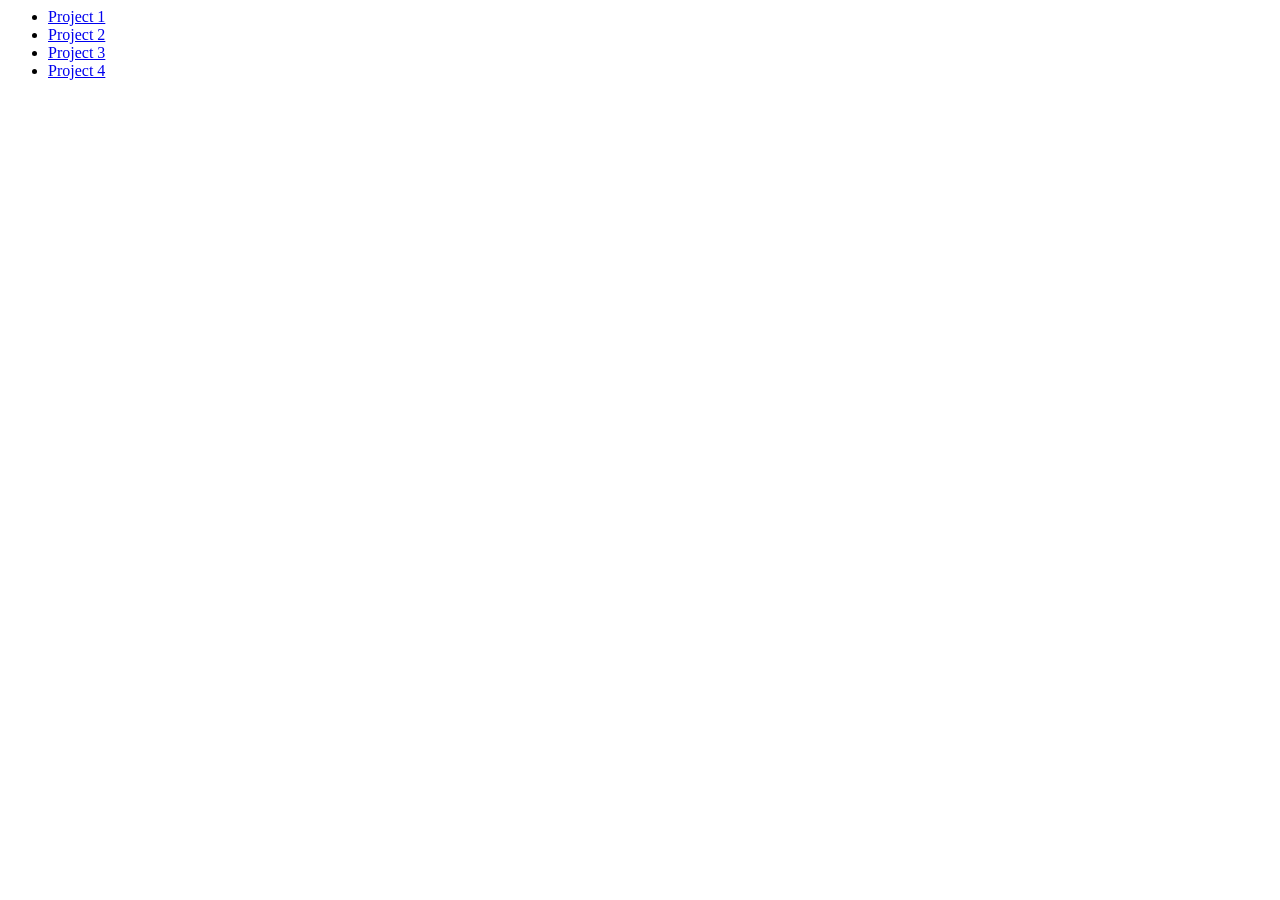
<file: amlds2020/example_projects.html>
<html>
  <body>
    <ul>
      <li><a href="example_projects/proj1.pdf">Project 1</a></li>
      <li><a href="example_projects/proj2.pdf">Project 2</a></li>
      <li><a href="example_projects/proj3.pdf">Project 3</a></li>
      <li><a href="example_projects/proj4.pdf">Project 4</a></li>
    </ul>
  <body>
</html>
</file>
<file: algorithmic-ml-ds-2019/style.css>
:root {
    --jumbotron-padding-y: 2rem;
  }
  
  .jumbotron {
    padding-top: calc(var(--jumbotron-padding-y));
    padding-bottom: var(--jumbotron-padding-y);
    margin-bottom: 0;
    background-color: #fff;
  }
  @media (min-width: 768px) {
    .jumbotron {
      padding-top: calc(var(--jumbotron-padding-y) * 3);
      padding-bottom: calc(var(--jumbotron-padding-y) * 1);
    }
  }
  
  .jumbotron p:last-child {
    margin-bottom: 0;
  }
  
  .jumbotron-heading {
    font-weight: 300;
  }
  
  .jumbotron .container {
    max-width: 40rem;
  }

  .maintopic {
      text-align: center;
      padding-bottom: .5rem;
  }

  .courseinfo{
    text-align: justify;
    -webkit-hyphens: auto;
      -moz-hyphens: auto;
  }
  
  a {
    color: #57068c;
  }

  .evenrow {
    background-color: rgba(0,0,0,.05);
  }

  .oddrow {
  }

  .offday {
    opacity: 0.3;
  }

  .tablesection {
    background-color: #efd594;
    text-align: center;
    font-weight: bold;
    margin: 0rem;
  }

  table tr th {
    width: 10%;
  }

  table td:nth-child(2) {
    width: 30%;
  }

  table td:nth-child(3) {
    width: 15%;
  }

  table td:nth-child(4) {
    width: 45%;
  }
</file>
<file: amlds2020/style.css>
:root {
    --jumbotron-padding-y: 2rem;
  }
  
  .jumbotron {
    padding-top: calc(var(--jumbotron-padding-y));
    padding-bottom: var(--jumbotron-padding-y);
    margin-bottom: 0;
    background-color: #fff;
  }
  @media (min-width: 768px) {
    .jumbotron {
      padding-top: calc(var(--jumbotron-padding-y) * 3);
      padding-bottom: calc(var(--jumbotron-padding-y) * 1);
    }
  }
  
  .jumbotron p:last-child {
    margin-bottom: 0;
  }
  
  .jumbotron-heading {
    font-weight: 300;
  }
  
  .jumbotron .container {
    max-width: 40rem;
  }

  .maintopic {
      text-align: center;
      padding-bottom: .5rem;
  }

  .courseinfo{
    text-align: justify;
    -webkit-hyphens: auto;
      -moz-hyphens: auto;
  }
  
  a {
    color: #57068c;
  }

  .evenrow {
    background-color: rgba(0,0,0,.05);
  }

  .oddrow {
  }

  .offday {
    opacity: 0.3;
  }

  .tablesection {
    background-color: #efd594;
    text-align: center;
    font-weight: bold;
    margin: 0rem;
  }

  table tr th {
    width: 10%;
  }

  table td:nth-child(2) {
    width: 25%;
  }

  table td:nth-child(3) {
    width: 35%;
  }

  table td:nth-child(4) {
    width: 30%;
  }
</file>
<file: amlds2021/style.css>
:root {
    --jumbotron-padding-y: 2rem;
  }
  
  .jumbotron {
    padding-top: calc(var(--jumbotron-padding-y));
    padding-bottom: var(--jumbotron-padding-y);
    margin-bottom: 0;
    background-color: #fff;
  }
  @media (min-width: 768px) {
    .jumbotron {
      padding-top: calc(var(--jumbotron-padding-y) * 3);
      padding-bottom: calc(var(--jumbotron-padding-y) * 1);
    }
  }
  
  .jumbotron p:last-child {
    margin-bottom: 0;
  }
  
  .jumbotron-heading {
    font-weight: 300;
  }
  
  .jumbotron .container {
    max-width: 48rem;
  }

  .maintopic {
      text-align: center;
      padding-bottom: .5rem;
  }

  .courseinfo{
    text-align: justify;
    -webkit-hyphens: auto;
      -moz-hyphens: auto;
  }
  
  a {
    color: #57068c;
  }

  .evenrow {
    background-color: rgba(0,0,0,.05);
  }

  .oddrow {
  }

  .offday {
    opacity: 0.3;
  }

  .tablesection {
    background-color: #efd594;
    text-align: center;
    font-weight: bold;
    margin: 0rem;
  }

  .table td {
    padding-left: 0rem;
    padding-right: 0rem;
  }

  .table th {
    text-align: center;
  }

  table tr th {
    width: 10%;
  }

  table td:nth-child(2) {
    width: 25%;
  }

  table td:nth-child(3) {
    width: 35%;
  }

  table td:nth-child(4) {
    width: 30%;
  }

h5 {
    font-size: 1.1rem;
}
</file>
<file: amlds2022/style.css>
:root {
    --jumbotron-padding-y: 2rem;
  }
  
  .jumbotron {
    padding-top: calc(var(--jumbotron-padding-y));
    padding-bottom: var(--jumbotron-padding-y);
    margin-bottom: 0;
    background-color: #fff;
  }
  @media (min-width: 768px) {
    .jumbotron {
      padding-top: calc(var(--jumbotron-padding-y) * 3);
      padding-bottom: calc(var(--jumbotron-padding-y) * 1);
    }
  }
  
  .jumbotron p:last-child {
    margin-bottom: 0;
  }
  
  .jumbotron-heading {
    font-weight: 300;
  }
  
  .jumbotron .container {
    max-width: 48rem;
  }

  .maintopic {
      text-align: center;
      padding-bottom: .5rem;
  }

  .courseinfo{
    text-align: justify;
    -webkit-hyphens: auto;
      -moz-hyphens: auto;
  }
  
  a {
    color: #57068c;
  }

  .evenrow {
    background-color: rgba(0,0,0,.05);
  }

  .oddrow {
  }

  .offday {
    opacity: 0.3;
  }

  .tablesection {
    background-color: #efd594;
    text-align: center;
    font-weight: bold;
    margin: 0rem;
  }

  .table td {
    padding-left: 0rem;
    padding-right: 0rem;
  }

  .table th {
    text-align: center;
  }

  table tr th {
    width: 10%;
  }

  table td:nth-child(2) {
    width: 25%;
  }

  table td:nth-child(3) {
    width: 35%;
  }

  table td:nth-child(4) {
    width: 30%;
  }

h5 {
    font-size: 1.1rem;
}
</file>
<file: machinelearning2023_grad/style.css>
:root {
    --jumbotron-padding-y: 2rem;
  }
  
  .jumbotron {
    padding-top: calc(var(--jumbotron-padding-y));
    padding-bottom: var(--jumbotron-padding-y);
    margin-bottom: 0;
    background-color: #fff;
  }
  @media (min-width: 768px) {
    .jumbotron {
      padding-top: calc(var(--jumbotron-padding-y) * 3);
      padding-bottom: calc(var(--jumbotron-padding-y) * 1);
    }
  }
  
  .jumbotron p:last-child {
    margin-bottom: 0;
  }
  
  .jumbotron-heading {
    font-weight: 300;
  }
  
  .jumbotron .container {
    max-width: 48rem;
  }

  .maintopic {
      text-align: center;
      padding-bottom: .5rem;
  }

  .courseinfo{
    text-align: justify;
    -webkit-hyphens: auto;
      -moz-hyphens: auto;
  }
  
  a {
    color: #57068c;
  }

  .evenrow {
    background-color: rgba(0,0,0,.05);
  }

  .oddrow {
  }

  .offday {
    opacity: 0.3;
  }

  .tablesection {
    background-color: #efd594;
    text-align: center;
    font-weight: bold;
    margin: 0rem;
  }

  .table td {
    padding-left: 0rem;
    padding-right: 0rem;
  }

  .table th {
    text-align: center;
  }

  table tr th {
    width: 10%;
  }

  table td:nth-child(2) {
    width: 25%;
  }

  table td:nth-child(3) {
    width: 35%;
  }

  table td:nth-child(4) {
    width: 30%;
  }

h5 {
    font-size: 1.1rem;
}
</file>
